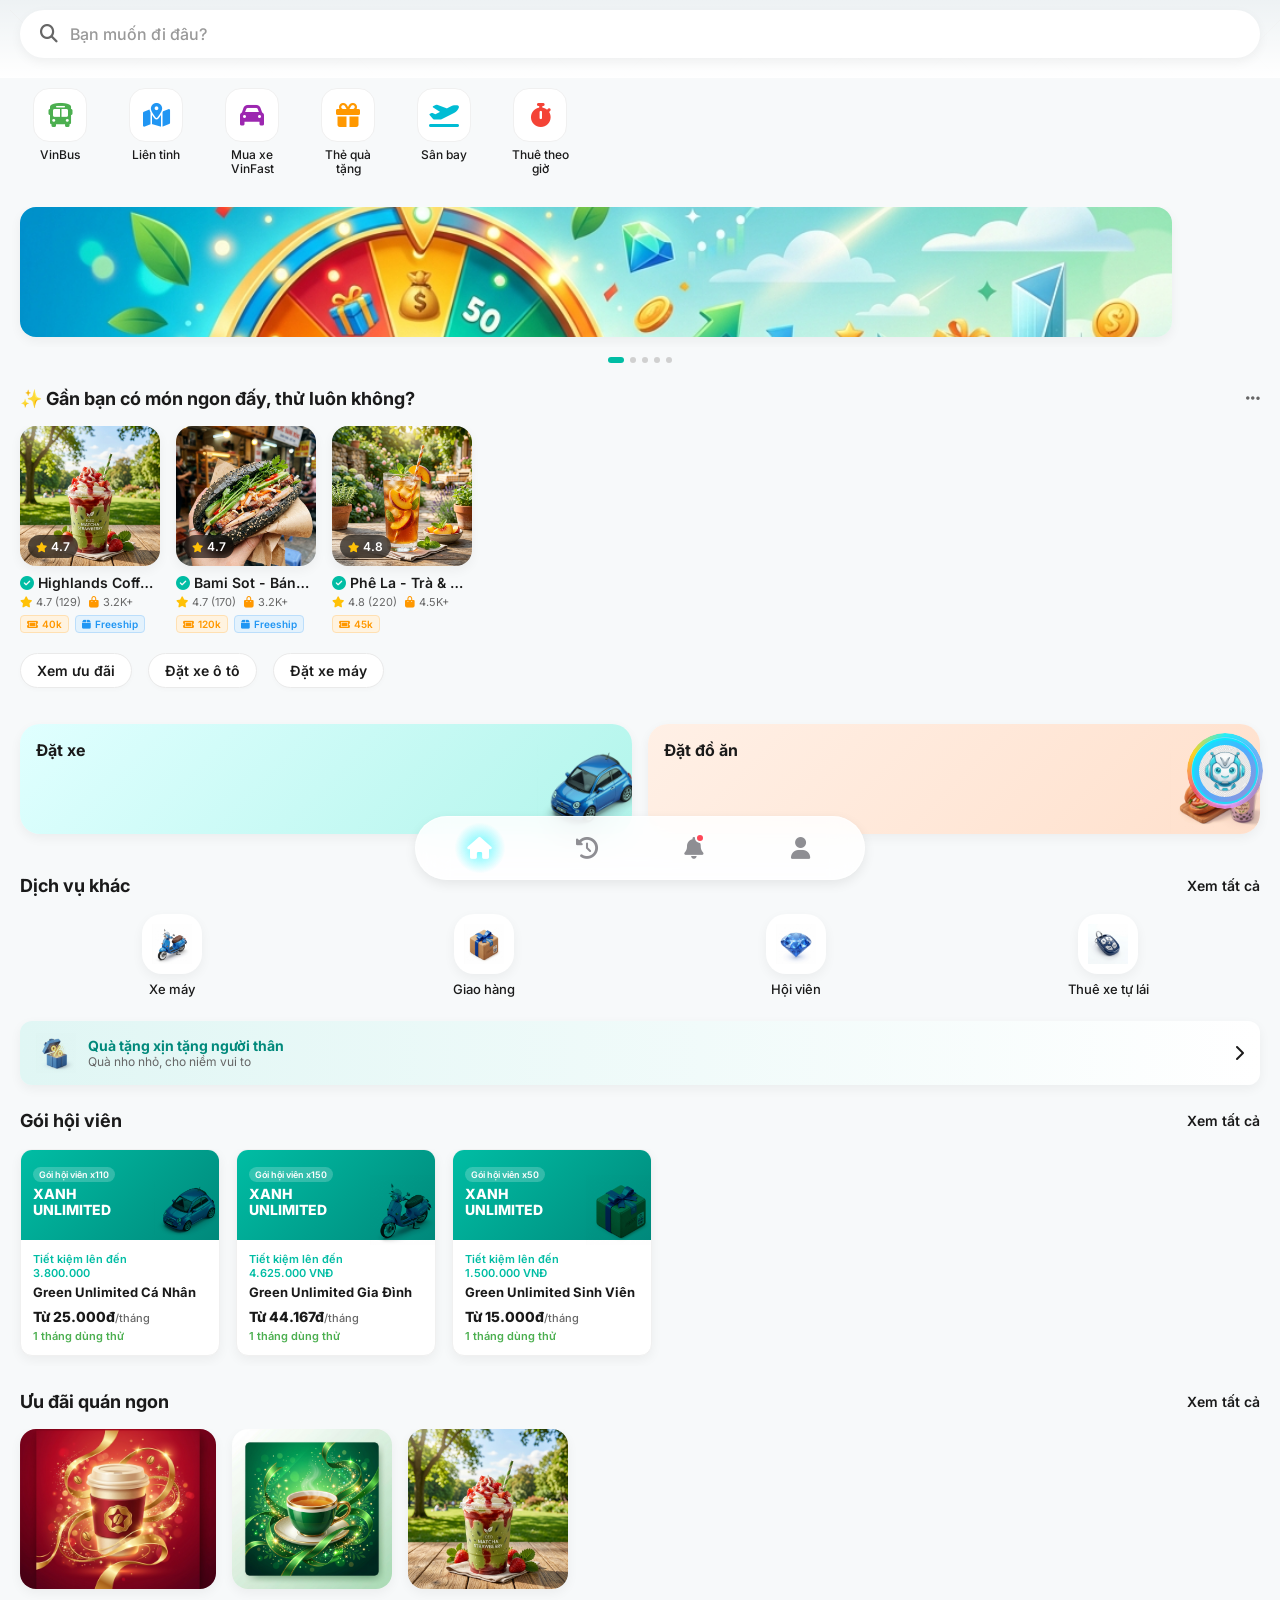
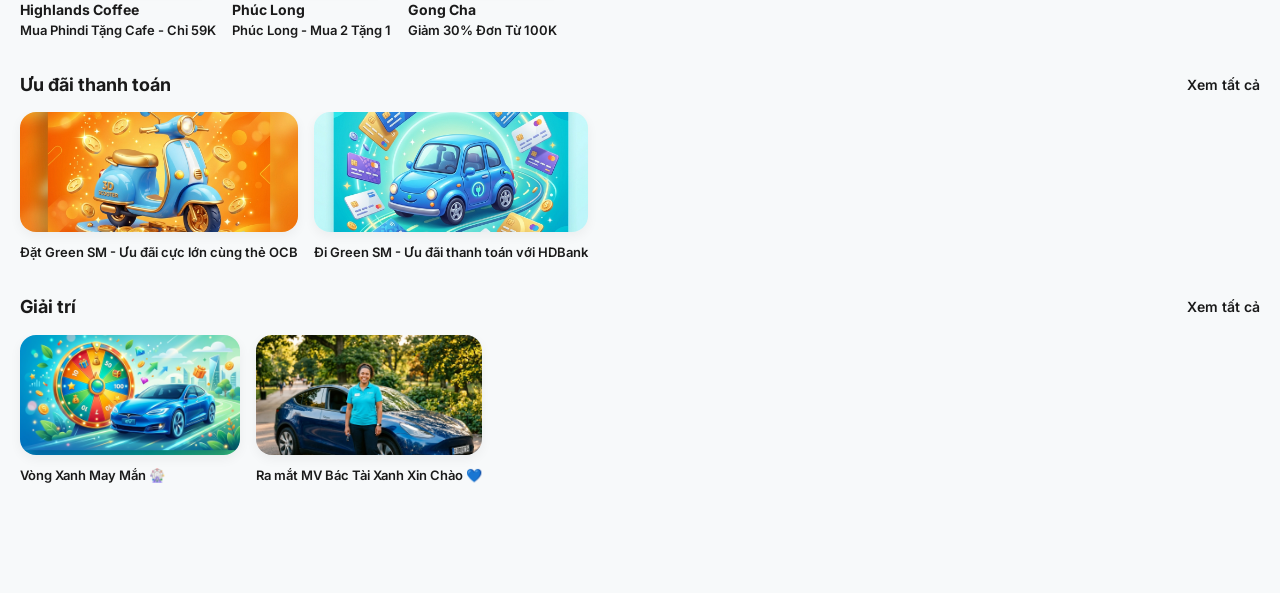
<file: index.html>
<!DOCTYPE html>
<html lang="vi">
<head>
    <meta charset="UTF-8">
    <meta name="viewport" content="width=device-width, initial-scale=1.0, maximum-scale=1.0, user-scalable=no, viewport-fit=cover">
    <title>Xanh SM - PWA</title>
    <link rel="stylesheet" href="style.css">
    <link rel="manifest" href="manifest.json">
    <meta name="theme-color" content="#00bda4">
    <meta name="apple-mobile-web-app-capable" content="yes">
    <meta name="apple-mobile-web-app-status-bar-style" content="black-translucent">
    <meta name="apple-mobile-web-app-title" content="XanhSM">
    <link rel="apple-touch-icon" href="assets/3d_blue_car_1780885213991.png">
    <link href="https://fonts.googleapis.com/css2?family=Inter:wght@400;500;600;700&display=swap" rel="stylesheet">
    <link rel="stylesheet" href="https://cdnjs.cloudflare.com/ajax/libs/font-awesome/6.4.0/css/all.min.css">
</head>
<body>

    <!-- Header Section with Map Background -->
    <header class="top-header">
        <div class="search-container" onclick="window.location.href='search_location.html'" style="cursor: pointer;">
            <div class="search-bar">
                <i class="fa-solid fa-magnifying-glass"></i>
                <input type="text" placeholder="Bạn muốn đi đâu?" readonly style="pointer-events: none;">
            </div>
        </div>
    </header>

    <!-- Main Scrollable Content -->
    <main class="content">
        
        <!-- Top Services -->
        <div class="top-services horizontal-scroll">
            <div class="top-service-item">
                <div class="service-icon"><i class="fa-solid fa-bus" style="color: #4CAF50; font-size: 24px;"></i></div>
                <span>VinBus</span>
            </div>
            <div class="top-service-item">
                <div class="service-icon"><i class="fa-solid fa-map-location-dot" style="color: #2196F3; font-size: 24px;"></i></div>
                <span>Liên tỉnh</span>
            </div>
            <div class="top-service-item">
                <div class="service-icon"><i class="fa-solid fa-car" style="color: #9C27B0; font-size: 24px;"></i></div>
                <span>Mua xe<br>VinFast</span>
            </div>
            <div class="top-service-item">
                <div class="service-icon"><i class="fa-solid fa-gift" style="color: #FF9800; font-size: 24px;"></i></div>
                <span>Thẻ quà<br>tặng</span>
            </div>
            <div class="top-service-item">
                <div class="service-icon"><i class="fa-solid fa-plane-departure" style="color: #00BCD4; font-size: 24px;"></i></div>
                <span>Sân bay</span>
            </div>
            <div class="top-service-item">
                <div class="service-icon"><i class="fa-solid fa-stopwatch" style="color: #F44336; font-size: 24px;"></i></div>
                <span>Thuê theo<br>giờ</span>
            </div>
        </div>

        <!-- Promo Carousel -->
        <section class="section promo-carousel" style="padding-top: 10px;">
            <div class="carousel-container horizontal-scroll">
                <img src="assets/lucky_wheel_banner_1780886046799.png" alt="Lucky Wheel Promo" class="promo-banner">
            </div>
            <div class="pagination">
                <span class="dot active"></span>
                <span class="dot"></span>
                <span class="dot"></span>
                <span class="dot"></span>
                <span class="dot"></span>
            </div>
        </section>

        <!-- Food Recommendations Section -->
        <section class="section">
            <div class="section-header">
                <h2>✨ Gần bạn có món ngon đấy, thử luôn không?</h2>
                <i class="fa-solid fa-ellipsis"></i>
            </div>
            
            <div class="horizontal-scroll">
                <div class="food-card">
                    <div class="image-wrapper">
                        <img src="assets/matcha_drink_1780885302939.png" alt="Matcha Drink">
                        <div class="rating"><i class="fa-solid fa-star"></i> 4.7</div>
                    </div>
                    <div class="food-info">
                        <h3><i class="fa-solid fa-circle-check cyan"></i> Highlands Coffee - Vinhol...</h3>
                        <div class="food-stats">
                            <span><i class="fa-solid fa-star" style="color: #FFC107;"></i> 4.7 (129)</span>
                            <span><i class="fa-solid fa-shopping-bag" style="color: #ff9800;"></i> 3.2K+</span>
                        </div>
                        <div class="food-tags">
                            <span class="tag tag-orange"><i class="fa-solid fa-ticket"></i> 40k</span>
                            <span class="tag tag-blue"><i class="fa-solid fa-box"></i> Freeship</span>
                        </div>
                    </div>
                </div>
                
                <div class="food-card">
                    <div class="image-wrapper">
                        <img src="assets/black_banh_mi_1780885315049.png" alt="Bami Sot">
                        <div class="rating"><i class="fa-solid fa-star"></i> 4.7</div>
                    </div>
                    <div class="food-info">
                        <h3><i class="fa-solid fa-circle-check cyan"></i> Bami Sot - Bánh Mì Đen...</h3>
                        <div class="food-stats">
                            <span><i class="fa-solid fa-star" style="color: #FFC107;"></i> 4.7 (170)</span>
                            <span><i class="fa-solid fa-shopping-bag" style="color: #ff9800;"></i> 3.2K+</span>
                        </div>
                        <div class="food-tags">
                            <span class="tag tag-orange"><i class="fa-solid fa-ticket"></i> 120k</span>
                            <span class="tag tag-blue"><i class="fa-solid fa-box"></i> Freeship</span>
                        </div>
                    </div>
                </div>
                
                <div class="food-card">
                    <div class="image-wrapper">
                        <img src="assets/tea_drink_1780885345956.png" alt="Phe La">
                        <div class="rating"><i class="fa-solid fa-star"></i> 4.8</div>
                    </div>
                    <div class="food-info">
                        <h3><i class="fa-solid fa-circle-check cyan"></i> Phê La - Trà & Cà Phê...</h3>
                        <div class="food-stats">
                            <span><i class="fa-solid fa-star" style="color: #FFC107;"></i> 4.8 (220)</span>
                            <span><i class="fa-solid fa-shopping-bag" style="color: #ff9800;"></i> 4.5K+</span>
                        </div>
                        <div class="food-tags">
                            <span class="tag tag-orange"><i class="fa-solid fa-ticket"></i> 45k</span>
                        </div>
                    </div>
                </div>
            </div>
        </section>

        <!-- Quick Actions -->
        <div class="quick-actions horizontal-scroll">
            <button class="chip">Xem ưu đãi</button>
            <button class="chip">Đặt xe ô tô</button>
            <button class="chip">Đặt xe máy</button>
        </div>

        <!-- Main Banners -->
        <section class="main-banners">
            <div class="banner banner-cyan" onclick="window.location.href='search_location.html'" style="cursor: pointer;">
                <div class="banner-text">
                    <h2>Đặt xe</h2>
                </div>
                <img src="assets/3d_blue_car_1780885213991.png" alt="Car" class="banner-img banner-car">
            </div>
            
            <div class="banner banner-orange">
                <div class="banner-text">
                    <h2>Đặt đồ ăn</h2>
                </div>
                <img src="assets/3d_food_bundle_1780885224897.png" alt="Food" class="banner-img banner-food">
            </div>
        </section>

        <!-- Other Services Grid -->
        <section class="section services">
            <div class="section-header">
                <h2>Dịch vụ khác</h2>
                <a href="#" class="see-all">Xem tất cả</a>
            </div>
            
            <div class="services-grid">
                <div class="service-item" onclick="window.location.href='search_location.html'" style="cursor: pointer;">
                    <div class="service-icon">
                        <img src="assets/3d_blue_scooter_1780885237432.png" alt="Xe máy">
                    </div>
                    <span>Xe máy</span>
                </div>
                
                <div class="service-item">
                    <div class="service-icon">
                        <img src="assets/3d_delivery_box_1780885257604.png" alt="Giao hàng">
                    </div>
                    <span>Giao hàng</span>
                </div>
                
                <div class="service-item">
                    <div class="service-icon">
                        <img src="assets/3d_diamond_1780885269361.png" alt="Hội viên">
                    </div>
                    <span>Hội viên</span>
                </div>
                
                <div class="service-item">
                    <div class="service-icon">
                        <img src="assets/3d_car_keys_1780885280126.png" alt="Thuê xe tự lái">
                    </div>
                    <span>Thuê xe tự lái</span>
                </div>
            </div>
        </section>
        
        <!-- Gift Banner -->
        <section class="section">
            <div class="gift-banner">
                <div class="gift-content">
                    <img src="assets/gift_banner_icon_1780886058039.png" alt="Gift">
                    <div class="gift-text">
                        <h3>Quà tặng xịn tặng người thân</h3>
                        <p>Quà nho nhỏ, cho niềm vui to</p>
                    </div>
                </div>
                <i class="fa-solid fa-chevron-right"></i>
            </div>
        </section>

        <!-- Membership Packages -->
        <section class="section membership">
            <div class="section-header">
                <h2>Gói hội viên</h2>
                <a href="#" class="see-all">Xem tất cả</a>
            </div>
            <div class="horizontal-scroll">
                <div class="membership-card">
                    <div class="membership-header">
                        <span class="membership-badge">Gói hội viên x110</span>
                        <h3>XANH<br>UNLIMITED</h3>
                        <img src="assets/3d_blue_car_1780885213991.png" alt="Car" class="membership-img">
                    </div>
                    <div class="membership-body">
                        <p class="savings">Tiết kiệm lên đến<br>3.800.000</p>
                        <h4>Green Unlimited Cá Nhân</h4>
                        <div class="price">Từ 25.000đ<span>/tháng</span></div>
                        <p class="trial">1 tháng dùng thử</p>
                    </div>
                </div>
                
                <div class="membership-card">
                    <div class="membership-header">
                        <span class="membership-badge">Gói hội viên x150</span>
                        <h3>XANH<br>UNLIMITED</h3>
                        <img src="assets/3d_blue_scooter_1780885237432.png" alt="Scooter" class="membership-img">
                    </div>
                    <div class="membership-body">
                        <p class="savings">Tiết kiệm lên đến<br>4.625.000 VNĐ</p>
                        <h4>Green Unlimited Gia Đình</h4>
                        <div class="price">Từ 44.167đ<span>/tháng</span></div>
                        <p class="trial">1 tháng dùng thử</p>
                    </div>
                </div>
                
                <div class="membership-card">
                    <div class="membership-header">
                        <span class="membership-badge">Gói hội viên x50</span>
                        <h3>XANH<br>UNLIMITED</h3>
                        <img src="assets/3d_delivery_box_1780885257604.png" alt="Box" class="membership-img">
                    </div>
                    <div class="membership-body">
                        <p class="savings">Tiết kiệm lên đến<br>1.500.000 VNĐ</p>
                        <h4>Green Unlimited Sinh Viên</h4>
                        <div class="price">Từ 15.000đ<span>/tháng</span></div>
                        <p class="trial">1 tháng dùng thử</p>
                    </div>
                </div>
            </div>
        </section>

        <!-- Food Offers -->
        <section class="section food-offers">
            <div class="section-header">
                <h2>Ưu đãi quán ngon</h2>
                <a href="#" class="see-all">Xem tất cả</a>
            </div>
            <div class="horizontal-scroll">
                <div class="offer-card">
                    <img src="assets/highlands_offer_1780886069231.png" alt="Highlands">
                    <h3>Highlands Coffee</h3>
                    <p>Mua Phindi Tặng Cafe - Chỉ 59K</p>
                </div>
                <div class="offer-card">
                    <img src="assets/phuclong_offer_1780886097555.png" alt="Phuc Long">
                    <h3>Phúc Long</h3>
                    <p>Phúc Long - Mua 2 Tặng 1</p>
                </div>
                <div class="offer-card">
                    <img src="assets/matcha_drink_1780885302939.png" alt="Gong Cha">
                    <h3>Gong Cha</h3>
                    <p>Giảm 30% Đơn Từ 100K</p>
                </div>
            </div>
        </section>

        <!-- Payment Offers -->
        <section class="section payment-offers">
            <div class="section-header">
                <h2>Ưu đãi thanh toán</h2>
                <a href="#" class="see-all">Xem tất cả</a>
            </div>
            <div class="horizontal-scroll">
                <div class="offer-card banner-style">
                    <img src="assets/bank_offer_1_1780886109329.png" alt="Bank Offer">
                    <p>Đặt Green SM - Ưu đãi cực lớn cùng thẻ OCB</p>
                </div>
                <div class="offer-card banner-style">
                    <img src="assets/bank_offer_2_1780886119171.png" alt="Bank Offer">
                    <p>Đi Green SM - Ưu đãi thanh toán với HDBank</p>
                </div>
            </div>
        </section>

        <!-- Entertainment -->
        <section class="section entertainment">
            <div class="section-header">
                <h2>Giải trí</h2>
                <a href="#" class="see-all">Xem tất cả</a>
            </div>
            <div class="horizontal-scroll">
                <div class="offer-card banner-style">
                    <img src="assets/lucky_wheel_banner_1780886046799.png" alt="Entertainment">
                    <p>Vòng Xanh May Mắn 🎡</p>
                </div>
                <div class="offer-card banner-style">
                    <img src="assets/entertainment_thumb_1780886148396.png" alt="Entertainment">
                    <p>Ra mắt MV Bác Tài Xanh Xin Chào 💙</p>
                </div>
            </div>
        </section>
        
        <div class="spacer"></div>
    </main>

    <!-- Bottom Navigation -->
    <nav class="bottom-nav">
        <div class="nav-container">
            <a href="index.html" class="nav-item active">
                <i class="fa-solid fa-house"></i>
            </a>
            <a href="activity.html" class="nav-item">
                <i class="fa-solid fa-clock-rotate-left"></i>
            </a>
            <a href="notifications.html" class="nav-item">
                <div class="badge-container">
                    <i class="fa-solid fa-bell"></i>
                    <span class="badge"></span>
                </div>
            </a>
            <a href="profile.html" class="nav-item">
                <i class="fa-solid fa-user"></i>
            </a>
        </div>
    </nav>

    <!-- AI Floating Button (outside nav to avoid fixed stacking context issue) -->
    <div class="right-circle-btn" id="ai-float-btn" onmouseenter="showAiGreeting()" onmouseleave="hideAiGreeting()" onclick="openAiModal()">
        <img src="assets/ai_icon_vinfast.png" alt="AI Assistant" style="width:52px;height:52px;object-fit:contain;border-radius:50%;">
    </div>

    <script src="app.js?v=13"></script>
</body>
</html>
</file>
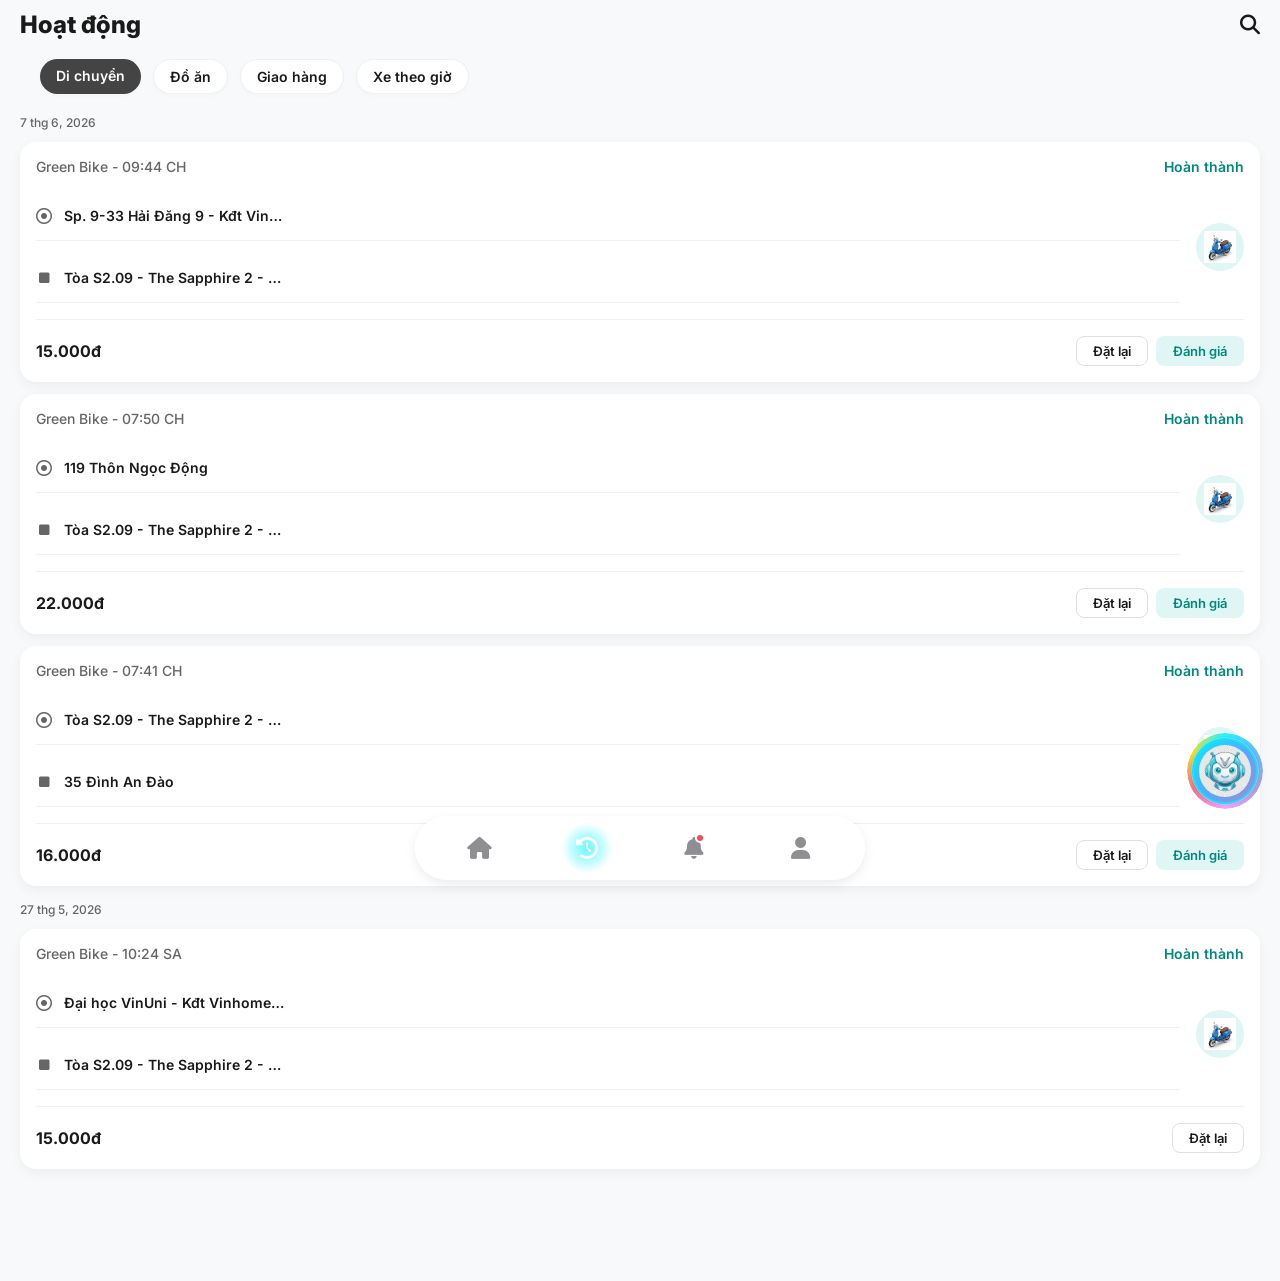
<file: activity.html>
<!DOCTYPE html>
<html lang="vi">
<head>
    <meta charset="UTF-8">
    <meta name="viewport" content="width=device-width, initial-scale=1.0, maximum-scale=1.0, user-scalable=no, viewport-fit=cover">
    <title>Xanh SM - Hoạt động</title>
    <link rel="stylesheet" href="style.css">
    <link rel="manifest" href="manifest.json">
    <meta name="theme-color" content="#f7f9fa">
    <link href="https://fonts.googleapis.com/css2?family=Inter:wght@400;500;600;700&display=swap" rel="stylesheet">
    <link rel="stylesheet" href="https://cdnjs.cloudflare.com/ajax/libs/font-awesome/6.4.0/css/all.min.css">
</head>
<body style="background-color: #f7f9fa;">

    <header class="top-header activity-top-header">
        <div class="activity-header">
            <h1>Hoạt động</h1>
            <i class="fa-solid fa-magnifying-glass search-icon"></i>
        </div>

        <div class="filter-tabs horizontal-scroll">
            <div class="filter-tab active">Di chuyển</div>
            <div class="filter-tab">Đồ ăn</div>
            <div class="filter-tab">Giao hàng</div>
            <div class="filter-tab">Xe theo giờ</div>
        </div>
    </header>

    <main class="content activity-content">
        
        <div class="date-divider">7 thg 6, 2026</div>

        <div class="activity-card">
            <div class="activity-card-header">
                <span class="service-name">Green Bike - 09:44 CH</span>
                <span class="status success">Hoàn thành</span>
            </div>
            <div class="activity-card-body">
                <div class="locations">
                    <div class="location-item">
                        <i class="fa-regular fa-circle-dot" style="color: #666;"></i>
                        <span class="truncate">Sp. 9-33 Hải Đăng 9 - Kđt Vinhomes...</span>
                    </div>
                    <div class="location-item">
                        <i class="fa-solid fa-square" style="color: #666; font-size: 12px;"></i>
                        <span class="truncate">Tòa S2.09 - The Sapphire 2 - Vinhom...</span>
                    </div>
                </div>
                <div class="vehicle-icon">
                    <img src="assets/3d_blue_scooter_1780885237432.png" alt="Scooter">
                </div>
            </div>
            <div class="activity-card-footer">
                <span class="price">15.000đ</span>
                <div class="actions">
                    <button class="btn-outline">Đặt lại</button>
                    <button class="btn-cyan">Đánh giá</button>
                </div>
            </div>
        </div>

        <div class="activity-card">
            <div class="activity-card-header">
                <span class="service-name">Green Bike - 07:50 CH</span>
                <span class="status success">Hoàn thành</span>
            </div>
            <div class="activity-card-body">
                <div class="locations">
                    <div class="location-item">
                        <i class="fa-regular fa-circle-dot" style="color: #666;"></i>
                        <span class="truncate">119 Thôn Ngọc Động</span>
                    </div>
                    <div class="location-item">
                        <i class="fa-solid fa-square" style="color: #666; font-size: 12px;"></i>
                        <span class="truncate">Tòa S2.09 - The Sapphire 2 - Vinhom...</span>
                    </div>
                </div>
                <div class="vehicle-icon">
                    <img src="assets/3d_blue_scooter_1780885237432.png" alt="Scooter">
                </div>
            </div>
            <div class="activity-card-footer">
                <span class="price">22.000đ</span>
                <div class="actions">
                    <button class="btn-outline">Đặt lại</button>
                    <button class="btn-cyan">Đánh giá</button>
                </div>
            </div>
        </div>

        <div class="activity-card">
            <div class="activity-card-header">
                <span class="service-name">Green Bike - 07:41 CH</span>
                <span class="status success">Hoàn thành</span>
            </div>
            <div class="activity-card-body">
                <div class="locations">
                    <div class="location-item">
                        <i class="fa-regular fa-circle-dot" style="color: #666;"></i>
                        <span class="truncate">Tòa S2.09 - The Sapphire 2 - Vinhom...</span>
                    </div>
                    <div class="location-item">
                        <i class="fa-solid fa-square" style="color: #666; font-size: 12px;"></i>
                        <span class="truncate">35 Đình An Đào</span>
                    </div>
                </div>
                <div class="vehicle-icon">
                    <img src="assets/3d_blue_scooter_1780885237432.png" alt="Scooter">
                </div>
            </div>
            <div class="activity-card-footer">
                <span class="price">16.000đ</span>
                <div class="actions">
                    <button class="btn-outline">Đặt lại</button>
                    <button class="btn-cyan">Đánh giá</button>
                </div>
            </div>
        </div>

        <div class="date-divider">27 thg 5, 2026</div>

        <div class="activity-card">
            <div class="activity-card-header">
                <span class="service-name">Green Bike - 10:24 SA</span>
                <span class="status success">Hoàn thành</span>
            </div>
            <div class="activity-card-body">
                <div class="locations">
                    <div class="location-item">
                        <i class="fa-regular fa-circle-dot" style="color: #666;"></i>
                        <span class="truncate">Đại học VinUni - Kđt Vinhomes Oce...</span>
                    </div>
                    <div class="location-item">
                        <i class="fa-solid fa-square" style="color: #666; font-size: 12px;"></i>
                        <span class="truncate">Tòa S2.09 - The Sapphire 2 - Vinhom...</span>
                    </div>
                </div>
                <div class="vehicle-icon">
                    <img src="assets/3d_blue_scooter_1780885237432.png" alt="Scooter">
                </div>
            </div>
            <div class="activity-card-footer">
                <span class="price">15.000đ</span>
                <div class="actions">
                    <button class="btn-outline">Đặt lại</button>
                </div>
            </div>
        </div>

        <div class="spacer"></div>
    </main>

    <!-- Bottom Navigation -->
    <nav class="bottom-nav">
        <div class="nav-container">
            <a href="index.html" class="nav-item">
                <i class="fa-solid fa-house"></i>
            </a>
            <a href="activity.html" class="nav-item active">
                <i class="fa-solid fa-clock-rotate-left"></i>
            </a>
            <a href="notifications.html" class="nav-item">
                <div class="badge-container">
                    <i class="fa-solid fa-bell"></i>
                    <span class="badge"></span>
                </div>
            </a>
            <a href="profile.html" class="nav-item">
                <i class="fa-solid fa-user"></i>
            </a>
        </div>
    </nav>

    <!-- AI Floating Button (outside nav to avoid fixed stacking context issue) -->
    <div class="right-circle-btn" id="ai-float-btn" onmouseenter="showAiGreeting()" onmouseleave="hideAiGreeting()" onclick="openAiModal()">
        <img src="assets/ai_icon_vinfast.png" alt="AI Assistant" style="width:52px;height:52px;object-fit:contain;border-radius:50%;">
    </div>

    <script src="app.js?v=13"></script>
</body>
</html>
</file>
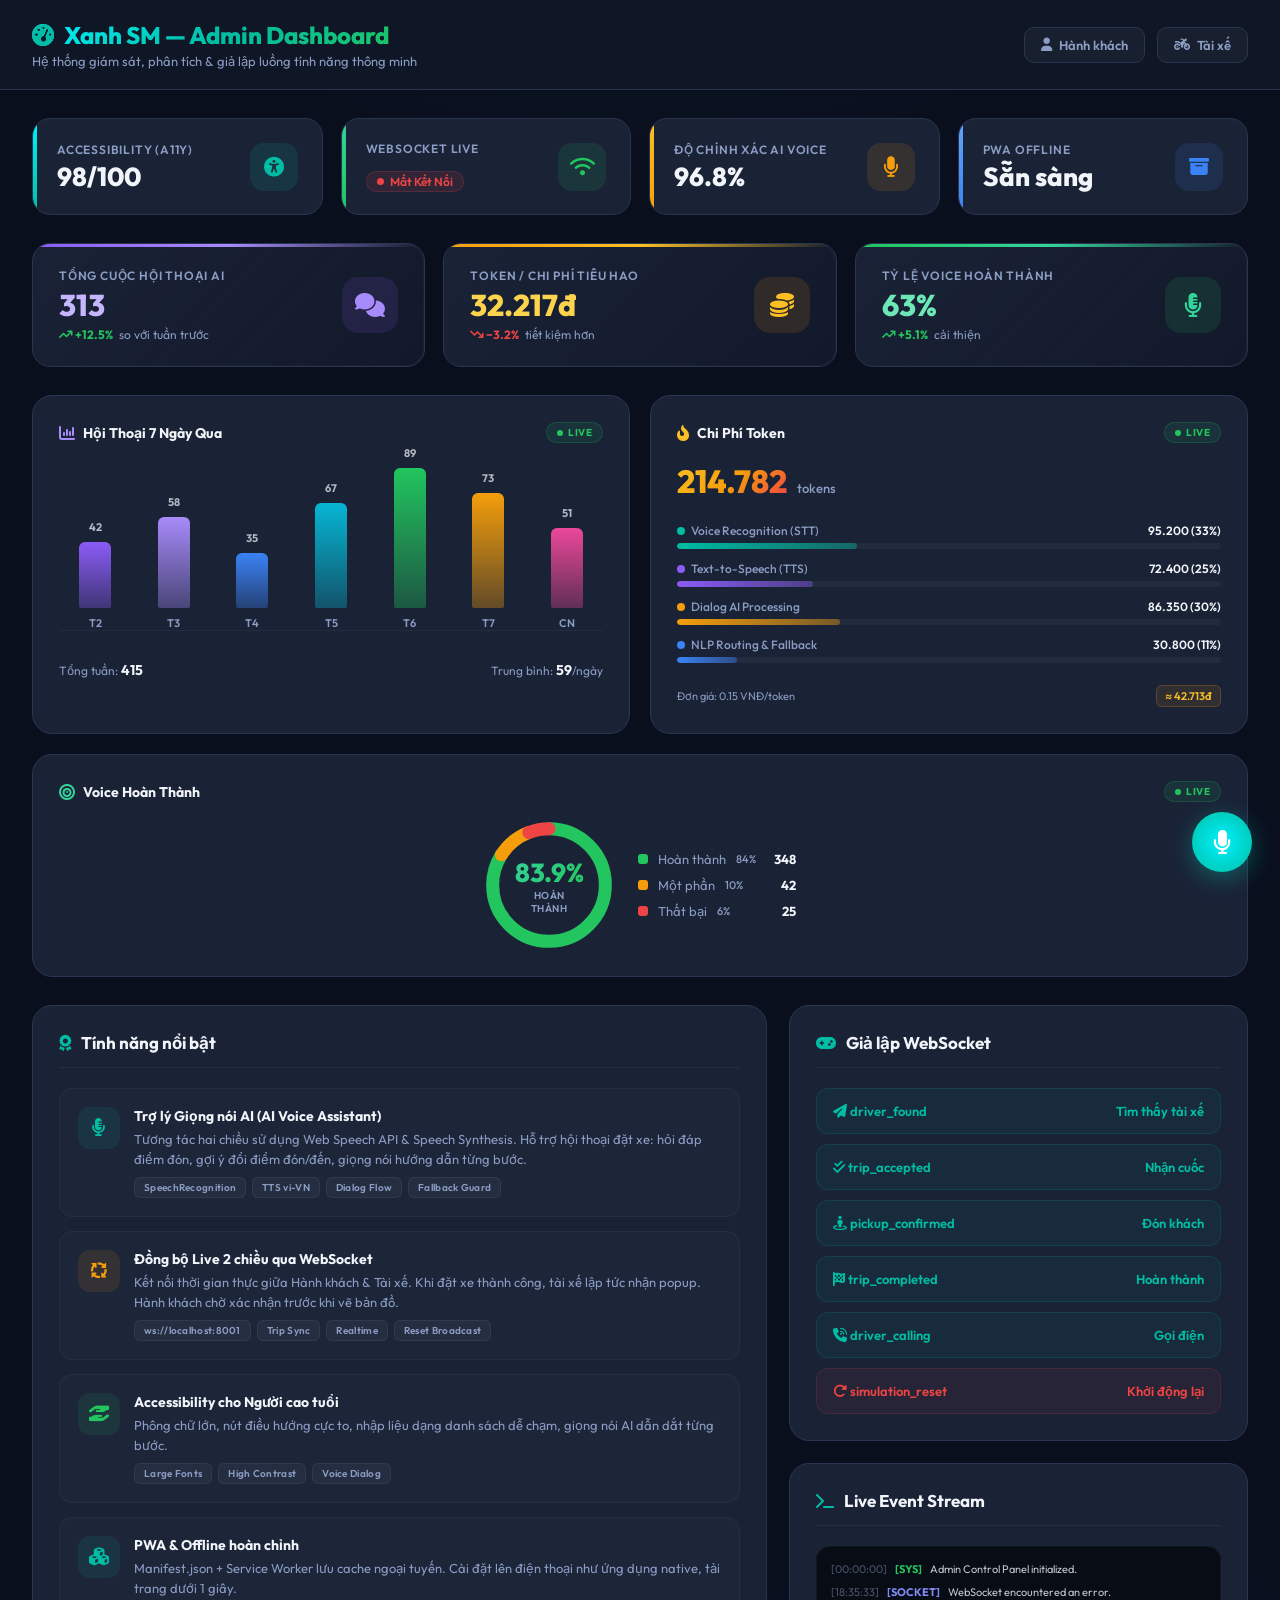
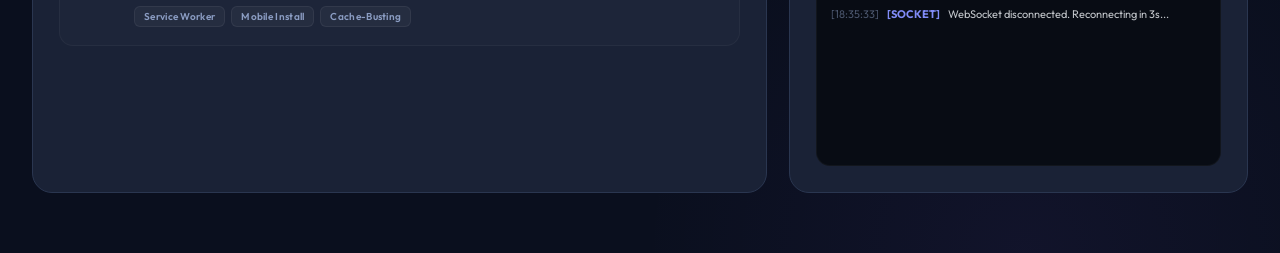
<file: admin.html>
<!DOCTYPE html>
<html lang="vi">
<head>
    <meta charset="UTF-8">
    <meta name="viewport" content="width=device-width, initial-scale=1.0">
    <title>Xanh SM - Admin Dashboard</title>
    <meta name="description" content="Hệ thống quản trị, giám sát AI Voice, WebSocket và phân tích hiệu suất ứng dụng Xanh SM">
    <!-- PWA Meta Tags -->
    <link rel="manifest" href="manifest.json">
    <meta name="theme-color" content="#0a0f1e">
    <meta name="apple-mobile-web-app-capable" content="yes">
    <meta name="apple-mobile-web-app-status-bar-style" content="black-translucent">
    <meta name="apple-mobile-web-app-title" content="XanhSM Admin">
    <link rel="apple-touch-icon" href="assets/3d_blue_car_1780885213991.png">
    <link href="https://fonts.googleapis.com/css2?family=Outfit:wght@300;400;500;600;700;800&family=Inter:wght@400;500;600;700&display=swap" rel="stylesheet">
    <link rel="stylesheet" href="https://cdnjs.cloudflare.com/ajax/libs/font-awesome/6.4.0/css/all.min.css">
    <style>
        :root {
            --primary-cyan: #00bda4;
            --primary-dark: #004d40;
            --bg-dark: #0a0f1e;
            --bg-surface: #111827;
            --card-dark: #1a2236;
            --card-elevated: #1e293b;
            --border-dark: #2a3650;
            --border-glow: rgba(0, 189, 164, 0.25);
            --text-light: #f1f5f9;
            --text-muted: #8b9dc3;
            --accent-orange: #f59e0b;
            --accent-green: #22c55e;
            --accent-red: #ef4444;
            --accent-purple: #8b5cf6;
            --accent-blue: #3b82f6;
            --accent-pink: #ec4899;
            --glass-bg: rgba(26, 34, 54, 0.7);
            --glass-border: rgba(255, 255, 255, 0.06);
        }

        * {
            margin: 0;
            padding: 0;
            box-sizing: border-box;
            font-family: 'Outfit', 'Inter', sans-serif;
        }

        body {
            background-color: var(--bg-dark);
            color: var(--text-light);
            min-height: 100vh;
            overflow-x: hidden;
            background-image:
                radial-gradient(ellipse 80% 50% at 50% -20%, rgba(0, 189, 164, 0.08) 0%, transparent 60%),
                radial-gradient(ellipse 60% 40% at 80% 100%, rgba(139, 92, 246, 0.06) 0%, transparent 50%);
        }

        /* ===== HEADER ===== */
        header {
            background: rgba(17, 24, 39, 0.85);
            backdrop-filter: blur(20px);
            -webkit-backdrop-filter: blur(20px);
            border-bottom: 1px solid var(--border-dark);
            padding: 20px 32px;
            display: flex;
            justify-content: space-between;
            align-items: center;
            position: sticky;
            top: 0;
            z-index: 100;
        }

        .header-left h1 {
            font-size: 24px;
            font-weight: 800;
            background: linear-gradient(135deg, #00f2fe 0%, #00bda4 50%, #22c55e 100%);
            -webkit-background-clip: text;
            -webkit-text-fill-color: transparent;
            display: flex;
            align-items: center;
            gap: 10px;
        }

        .header-left h1 i {
            -webkit-text-fill-color: initial;
            color: var(--primary-cyan);
            font-size: 22px;
        }

        .header-left p {
            color: var(--text-muted);
            font-size: 13px;
            margin-top: 3px;
            font-weight: 400;
        }

        .nav-links {
            display: flex;
            gap: 12px;
        }

        .nav-btn {
            background: rgba(255, 255, 255, 0.04);
            border: 1px solid var(--border-dark);
            color: var(--text-muted);
            padding: 9px 16px;
            border-radius: 10px;
            font-weight: 600;
            font-size: 13px;
            text-decoration: none;
            display: flex;
            align-items: center;
            gap: 7px;
            transition: all 0.25s ease;
        }

        .nav-btn:hover {
            background: var(--primary-cyan);
            border-color: var(--primary-cyan);
            color: var(--bg-dark);
            transform: translateY(-2px);
            box-shadow: 0 6px 20px rgba(0, 189, 164, 0.25);
        }

        /* ===== MAIN CONTAINER ===== */
        .container {
            max-width: 1440px;
            margin: 0 auto;
            padding: 28px 32px 60px;
            display: flex;
            flex-direction: column;
            gap: 28px;
        }

        /* ===== KPI CARDS TOP ROW ===== */
        .kpis-row {
            display: grid;
            grid-template-columns: repeat(4, 1fr);
            gap: 18px;
        }

        .kpi-card {
            background: var(--card-dark);
            border: 1px solid var(--border-dark);
            border-radius: 18px;
            padding: 22px 24px;
            display: flex;
            align-items: center;
            justify-content: space-between;
            transition: all 0.3s cubic-bezier(0.4, 0, 0.2, 1);
            position: relative;
            overflow: hidden;
        }

        .kpi-card::before {
            content: '';
            position: absolute;
            top: 0;
            left: 0;
            width: 4px;
            height: 100%;
            border-radius: 0 4px 4px 0;
        }

        .kpi-card.cyan::before { background: linear-gradient(180deg, #00f2fe, #00bda4); }
        .kpi-card.green::before { background: linear-gradient(180deg, #34d399, #22c55e); }
        .kpi-card.orange::before { background: linear-gradient(180deg, #fbbf24, #f59e0b); }
        .kpi-card.blue::before { background: linear-gradient(180deg, #60a5fa, #3b82f6); }

        .kpi-card:hover {
            border-color: var(--border-glow);
            transform: translateY(-3px);
            box-shadow: 0 8px 24px rgba(0, 0, 0, 0.25);
        }

        .kpi-info h3 {
            font-size: 12px;
            color: var(--text-muted);
            text-transform: uppercase;
            letter-spacing: 0.8px;
            font-weight: 600;
        }

        .kpi-info .value {
            font-size: 26px;
            font-weight: 800;
            margin-top: 6px;
            color: var(--text-light);
            line-height: 1.1;
        }

        .kpi-icon {
            width: 48px;
            height: 48px;
            border-radius: 14px;
            display: flex;
            align-items: center;
            justify-content: center;
            font-size: 20px;
            flex-shrink: 0;
        }

        .kpi-card.cyan .kpi-icon { background: rgba(0, 189, 164, 0.12); color: var(--primary-cyan); }
        .kpi-card.green .kpi-icon { background: rgba(34, 197, 94, 0.12); color: var(--accent-green); }
        .kpi-card.orange .kpi-icon { background: rgba(245, 158, 11, 0.12); color: var(--accent-orange); }
        .kpi-card.blue .kpi-icon { background: rgba(59, 130, 246, 0.12); color: var(--accent-blue); }

        /* ===== AI ANALYTICS KPI ROW ===== */
        .ai-kpis-row {
            display: grid;
            grid-template-columns: repeat(3, 1fr);
            gap: 18px;
        }

        .ai-kpi-card {
            background: linear-gradient(135deg, var(--card-dark) 0%, rgba(26, 34, 54, 0.5) 100%);
            border: 1px solid var(--border-dark);
            border-radius: 18px;
            padding: 24px 26px;
            display: flex;
            align-items: center;
            justify-content: space-between;
            transition: all 0.3s cubic-bezier(0.4, 0, 0.2, 1);
            position: relative;
            overflow: hidden;
        }

        .ai-kpi-card::before {
            content: '';
            position: absolute;
            inset: 0;
            border-radius: 18px;
            padding: 1px;
            background: linear-gradient(135deg, transparent, rgba(255,255,255,0.04));
            -webkit-mask: linear-gradient(#fff 0 0) content-box, linear-gradient(#fff 0 0);
            mask: linear-gradient(#fff 0 0) content-box, linear-gradient(#fff 0 0);
            -webkit-mask-composite: xor;
            mask-composite: exclude;
            pointer-events: none;
        }

        .ai-kpi-card::after {
            content: '';
            position: absolute;
            top: 0; left: 0;
            width: 100%; height: 3px;
        }

        .ai-kpi-card.purple::after { background: linear-gradient(90deg, #8b5cf6, #a78bfa, transparent); }
        .ai-kpi-card.amber::after { background: linear-gradient(90deg, #f59e0b, #fbbf24, transparent); }
        .ai-kpi-card.emerald::after { background: linear-gradient(90deg, #22c55e, #34d399, transparent); }

        .ai-kpi-card:hover {
            transform: translateY(-4px);
            box-shadow: 0 12px 32px rgba(0, 0, 0, 0.3);
        }

        .ai-kpi-card.purple:hover { border-color: rgba(139, 92, 246, 0.35); }
        .ai-kpi-card.amber:hover { border-color: rgba(245, 158, 11, 0.35); }
        .ai-kpi-card.emerald:hover { border-color: rgba(34, 197, 94, 0.35); }

        .ai-kpi-info h3 {
            font-size: 12px;
            color: var(--text-muted);
            text-transform: uppercase;
            letter-spacing: 0.8px;
            font-weight: 600;
        }

        .ai-kpi-info .value {
            font-size: 30px;
            font-weight: 800;
            margin-top: 6px;
            line-height: 1.1;
        }

        .ai-kpi-card.purple .ai-kpi-info .value { color: #c4b5fd; }
        .ai-kpi-card.amber .ai-kpi-info .value { color: #fcd34d; }
        .ai-kpi-card.emerald .ai-kpi-info .value { color: #6ee7b7; }

        .ai-kpi-info .sub-stat {
            font-size: 12px;
            color: var(--text-muted);
            margin-top: 5px;
            display: flex;
            align-items: center;
            gap: 6px;
        }

        .sub-stat .trend-up { color: var(--accent-green); font-weight: 700; font-size: 12px; }
        .sub-stat .trend-down { color: var(--accent-red); font-weight: 700; font-size: 12px; }

        .ai-kpi-icon {
            width: 56px;
            height: 56px;
            border-radius: 16px;
            display: flex;
            align-items: center;
            justify-content: center;
            font-size: 24px;
            flex-shrink: 0;
        }

        .ai-kpi-card.purple .ai-kpi-icon { background: rgba(139, 92, 246, 0.12); color: #a78bfa; }
        .ai-kpi-card.amber .ai-kpi-icon { background: rgba(245, 158, 11, 0.12); color: #fbbf24; }
        .ai-kpi-card.emerald .ai-kpi-icon { background: rgba(34, 197, 94, 0.12); color: #34d399; }

        /* ===== ANALYTICS SECTION ===== */
        .analytics-grid {
            display: grid;
            grid-template-columns: repeat(3, 1fr);
            gap: 20px;
        }

        .analytics-card {
            background: var(--card-dark);
            border: 1px solid var(--border-dark);
            border-radius: 20px;
            padding: 26px;
            display: flex;
            flex-direction: column;
            gap: 18px;
            transition: all 0.3s ease;
        }

        .analytics-card:hover {
            border-color: var(--border-glow);
            box-shadow: 0 8px 28px rgba(0, 0, 0, 0.2);
        }

        .analytics-card-header {
            display: flex;
            align-items: center;
            justify-content: space-between;
        }

        .analytics-card-header h3 {
            font-size: 14px;
            font-weight: 700;
            color: var(--text-light);
            display: flex;
            align-items: center;
            gap: 8px;
        }

        .analytics-card-header h3 i {
            font-size: 16px;
        }

        .analytics-card-header h3 i.purple { color: #a78bfa; }
        .analytics-card-header h3 i.amber { color: #fbbf24; }
        .analytics-card-header h3 i.emerald { color: #34d399; }

        .badge-live {
            background: rgba(34, 197, 94, 0.1);
            border: 1px solid rgba(34, 197, 94, 0.2);
            color: var(--accent-green);
            padding: 3px 10px;
            border-radius: 20px;
            font-size: 10px;
            font-weight: 700;
            display: flex;
            align-items: center;
            gap: 5px;
            text-transform: uppercase;
            letter-spacing: 0.5px;
        }

        .badge-live .dot-pulse {
            width: 6px;
            height: 6px;
            border-radius: 50%;
            background: var(--accent-green);
            animation: pulseDot 1s infinite alternate;
        }

        /* Chart: Conversation Bar Chart */
        .chart-bar-container {
            display: flex;
            align-items: flex-end;
            justify-content: space-around;
            gap: 6px;
            height: 170px;
            padding: 10px 0 0;
            border-bottom: 1px solid rgba(255,255,255,0.04);
        }

        .chart-bar-group {
            display: flex;
            flex-direction: column;
            align-items: center;
            gap: 8px;
            flex: 1;
        }

        .chart-bar {
            width: 100%;
            max-width: 32px;
            border-radius: 6px 6px 2px 2px;
            position: relative;
            transition: all 0.5s cubic-bezier(0.34, 1.56, 0.64, 1);
            cursor: pointer;
            min-height: 8px;
        }

        .chart-bar:hover {
            filter: brightness(1.35);
            transform: scaleX(1.15);
            transform-origin: bottom center;
        }

        .chart-bar .bar-val {
            position: absolute;
            top: -22px;
            left: 50%;
            transform: translateX(-50%);
            font-size: 11px;
            font-weight: 700;
            color: var(--text-light);
            opacity: 0.7;
        }

        .chart-bar .bar-tooltip {
            position: absolute;
            top: -38px;
            left: 50%;
            transform: translateX(-50%) scale(0.9);
            background: rgba(0, 0, 0, 0.9);
            color: #fff;
            padding: 4px 10px;
            border-radius: 6px;
            font-size: 11px;
            font-weight: 600;
            white-space: nowrap;
            opacity: 0;
            transition: all 0.2s ease;
            pointer-events: none;
        }

        .chart-bar:hover .bar-tooltip {
            opacity: 1;
            transform: translateX(-50%) scale(1);
        }

        .chart-bar-label {
            font-size: 11px;
            color: var(--text-muted);
            font-weight: 600;
        }

        .chart-summary {
            display: flex;
            justify-content: space-between;
            align-items: center;
            padding-top: 12px;
            font-size: 12px;
            color: var(--text-muted);
        }

        .chart-summary .total-val {
            color: var(--text-light);
            font-weight: 700;
            font-size: 14px;
        }

        /* Chart: Token Cost Breakdown */
        .token-cost-total {
            display: flex;
            align-items: baseline;
            gap: 10px;
            padding-bottom: 4px;
        }

        .token-cost-total .amount {
            font-size: 32px;
            font-weight: 800;
            background: linear-gradient(135deg, #fbbf24, #f59e0b, #ef4444);
            -webkit-background-clip: text;
            -webkit-text-fill-color: transparent;
        }

        .token-cost-total .unit {
            font-size: 13px;
            color: var(--text-muted);
            font-weight: 500;
        }

        .token-breakdown {
            display: flex;
            flex-direction: column;
            gap: 12px;
        }

        .token-row {
            display: flex;
            flex-direction: column;
            gap: 5px;
        }

        .token-row-header {
            display: flex;
            justify-content: space-between;
            align-items: center;
        }

        .token-row-header .label {
            font-size: 12px;
            color: var(--text-muted);
            font-weight: 500;
            display: flex;
            align-items: center;
            gap: 6px;
        }

        .token-row-header .label .dot {
            width: 8px;
            height: 8px;
            border-radius: 50%;
            flex-shrink: 0;
        }

        .token-row-header .val {
            font-size: 12px;
            color: var(--text-light);
            font-weight: 600;
        }

        .token-progress-bar {
            height: 6px;
            border-radius: 3px;
            background: rgba(255, 255, 255, 0.04);
            overflow: hidden;
        }

        .token-progress-fill {
            height: 100%;
            border-radius: 3px;
            transition: width 1.8s cubic-bezier(0.4, 0, 0.2, 1);
        }

        .token-footer {
            display: flex;
            justify-content: space-between;
            align-items: center;
            margin-top: 4px;
            font-size: 11px;
            color: var(--text-muted);
        }

        .token-footer .cost-badge {
            background: rgba(245, 158, 11, 0.1);
            border: 1px solid rgba(245, 158, 11, 0.2);
            color: #fbbf24;
            padding: 3px 8px;
            border-radius: 6px;
            font-size: 11px;
            font-weight: 600;
        }

        /* Chart: Donut */
        .donut-chart-wrapper {
            display: flex;
            align-items: center;
            justify-content: center;
            gap: 24px;
        }

        .donut-chart {
            position: relative;
            width: 130px;
            height: 130px;
            flex-shrink: 0;
        }

        .donut-chart svg {
            width: 100%;
            height: 100%;
            transform: rotate(-90deg);
        }

        .donut-chart .donut-segment {
            transition: stroke-dasharray 1.8s cubic-bezier(0.4, 0, 0.2, 1),
                        stroke-dashoffset 1.8s cubic-bezier(0.4, 0, 0.2, 1);
        }

        .donut-center-label {
            position: absolute;
            top: 50%;
            left: 50%;
            transform: translate(-50%, -50%);
            text-align: center;
        }

        .donut-center-label .pct {
            font-size: 26px;
            font-weight: 800;
            background: linear-gradient(135deg, #34d399, #22c55e);
            -webkit-background-clip: text;
            -webkit-text-fill-color: transparent;
        }

        .donut-center-label .sub {
            font-size: 10px;
            color: var(--text-muted);
            text-transform: uppercase;
            letter-spacing: 0.5px;
            font-weight: 600;
        }

        .donut-legend {
            display: flex;
            flex-direction: column;
            gap: 10px;
        }

        .donut-legend-item {
            display: flex;
            align-items: center;
            gap: 10px;
            font-size: 13px;
            color: var(--text-muted);
        }

        .donut-legend-item .swatch {
            width: 10px;
            height: 10px;
            border-radius: 3px;
            flex-shrink: 0;
        }

        .donut-legend-item .count {
            color: var(--text-light);
            font-weight: 700;
            margin-left: auto;
            min-width: 30px;
            text-align: right;
        }

        .donut-legend-item .pct-badge {
            font-size: 11px;
            color: var(--text-muted);
            font-weight: 500;
        }

        /* ===== LAYOUT SPLIT ===== */
        .layout-split {
            display: grid;
            grid-template-columns: 1.6fr 1fr;
            gap: 22px;
        }

        /* ===== SECTION CARDS ===== */
        .section-card {
            background: var(--card-dark);
            border: 1px solid var(--border-dark);
            border-radius: 20px;
            padding: 26px;
            display: flex;
            flex-direction: column;
            gap: 20px;
        }

        .section-title {
            font-size: 17px;
            font-weight: 700;
            display: flex;
            align-items: center;
            gap: 10px;
            padding-bottom: 14px;
            border-bottom: 1px solid rgba(255,255,255,0.05);
        }

        .section-title i {
            color: var(--primary-cyan);
            font-size: 16px;
        }

        /* Feature List */
        .feature-list {
            display: flex;
            flex-direction: column;
            gap: 14px;
        }

        .feature-item {
            background: rgba(255, 255, 255, 0.015);
            border: 1px solid rgba(255, 255, 255, 0.04);
            border-radius: 14px;
            padding: 18px;
            display: flex;
            gap: 14px;
            transition: all 0.25s ease;
        }

        .feature-item:hover {
            background: rgba(255, 255, 255, 0.03);
            border-color: rgba(0, 189, 164, 0.2);
            transform: translateX(4px);
        }

        .feature-badge-icon {
            width: 42px;
            height: 42px;
            border-radius: 12px;
            background: rgba(0, 189, 164, 0.1);
            color: var(--primary-cyan);
            display: flex;
            align-items: center;
            justify-content: center;
            font-size: 18px;
            flex-shrink: 0;
        }

        .feature-item.orange .feature-badge-icon {
            background: rgba(245, 158, 11, 0.1);
            color: var(--accent-orange);
        }

        .feature-item.green .feature-badge-icon {
            background: rgba(34, 197, 94, 0.1);
            color: var(--accent-green);
        }

        .feature-details h4 {
            font-size: 14px;
            font-weight: 700;
            margin-bottom: 5px;
            color: var(--text-light);
        }

        .feature-details p {
            font-size: 13px;
            color: var(--text-muted);
            line-height: 1.5;
        }

        .feature-highlights {
            display: flex;
            flex-wrap: wrap;
            gap: 6px;
            margin-top: 8px;
        }

        .highlight-tag {
            background: rgba(255, 255, 255, 0.04);
            color: var(--text-muted);
            border: 1px solid rgba(255,255,255,0.06);
            padding: 3px 9px;
            border-radius: 6px;
            font-size: 10px;
            font-weight: 600;
            letter-spacing: 0.3px;
        }

        /* ===== CONTROL PANEL ===== */
        .right-column {
            display: flex;
            flex-direction: column;
            gap: 22px;
        }

        .controls-grid {
            display: flex;
            flex-direction: column;
            gap: 10px;
        }

        .control-btn {
            background: rgba(0, 189, 164, 0.06);
            border: 1px solid rgba(0, 189, 164, 0.15);
            color: var(--primary-cyan);
            padding: 14px 16px;
            border-radius: 12px;
            font-weight: 600;
            font-size: 13px;
            cursor: pointer;
            display: flex;
            align-items: center;
            justify-content: space-between;
            transition: all 0.25s ease;
        }

        .control-btn:hover {
            background: var(--primary-cyan);
            color: var(--bg-dark);
            transform: translateY(-2px);
            box-shadow: 0 4px 16px rgba(0, 189, 164, 0.2);
        }

        .control-btn.danger {
            background: rgba(239, 68, 68, 0.06);
            border-color: rgba(239, 68, 68, 0.15);
            color: var(--accent-red);
        }

        .control-btn.danger:hover {
            background: var(--accent-red);
            color: #fff;
            box-shadow: 0 4px 16px rgba(239, 68, 68, 0.2);
        }

        .control-btn i {
            font-size: 14px;
        }

        /* ===== TERMINAL ===== */
        .terminal-box {
            background: #080c14;
            border: 1px solid rgba(255,255,255,0.04);
            border-radius: 14px;
            padding: 14px;
            font-family: 'JetBrains Mono', 'Fira Code', 'Courier New', monospace;
            font-size: 12px;
            color: #38bdf8;
            height: 220px;
            overflow-y: auto;
            display: flex;
            flex-direction: column;
            gap: 6px;
            scroll-behavior: smooth;
        }

        .terminal-box::-webkit-scrollbar { width: 4px; }
        .terminal-box::-webkit-scrollbar-track { background: transparent; }
        .terminal-box::-webkit-scrollbar-thumb { background: rgba(255,255,255,0.1); border-radius: 2px; }

        .terminal-line {
            display: flex;
            gap: 8px;
            line-height: 1.5;
        }

        .terminal-time {
            color: rgba(139, 157, 195, 0.5);
            flex-shrink: 0;
            font-size: 11px;
        }

        .terminal-type {
            color: var(--accent-orange);
            font-weight: bold;
            flex-shrink: 0;
            font-size: 11px;
        }

        .terminal-type.socket { color: #818cf8; }
        .terminal-type.ai { color: var(--primary-cyan); }
        .terminal-type.success { color: var(--accent-green); }

        .terminal-msg {
            color: rgba(241, 245, 249, 0.8);
            word-break: break-all;
            font-size: 11px;
        }

        /* ===== STATUS BADGES ===== */
        .status-badge {
            display: inline-flex;
            align-items: center;
            gap: 6px;
            background: rgba(34, 197, 94, 0.1);
            border: 1px solid rgba(34, 197, 94, 0.2);
            color: var(--accent-green);
            padding: 3px 10px;
            border-radius: 20px;
            font-size: 12px;
            font-weight: 600;
        }

        .status-badge.offline {
            background: rgba(239, 68, 68, 0.1);
            border-color: rgba(239, 68, 68, 0.2);
            color: var(--accent-red);
        }

        .status-badge .dot {
            width: 7px;
            height: 7px;
            border-radius: 50%;
            background: currentColor;
            animation: pulseDot 1.2s infinite alternate;
        }

        @keyframes pulseDot {
            0% { opacity: 0.3; transform: scale(0.9); }
            100% { opacity: 1; transform: scale(1.1); }
        }

        /* ===== RESPONSIVE ===== */
        @media (max-width: 1280px) {
            .analytics-grid {
                grid-template-columns: 1fr 1fr;
            }
            .analytics-grid .analytics-card:last-child {
                grid-column: 1 / -1;
            }
        }

        @media (max-width: 1024px) {
            .kpis-row {
                grid-template-columns: repeat(2, 1fr);
            }
            .layout-split {
                grid-template-columns: 1fr;
            }
            .analytics-grid {
                grid-template-columns: 1fr;
            }
            .analytics-grid .analytics-card:last-child {
                grid-column: auto;
            }
        }

        @media (max-width: 768px) {
            header {
                flex-direction: column;
                gap: 14px;
                padding: 16px 20px;
                align-items: flex-start;
            }
            .nav-links {
                width: 100%;
            }
            .nav-btn {
                flex: 1;
                justify-content: center;
                font-size: 12px;
                padding: 8px 10px;
            }
            .container {
                padding: 20px 16px 60px;
                gap: 20px;
            }
            .kpis-row {
                grid-template-columns: 1fr 1fr;
                gap: 12px;
            }
            .ai-kpis-row {
                grid-template-columns: 1fr;
                gap: 12px;
            }
            .kpi-card, .ai-kpi-card {
                padding: 16px 18px;
            }
            .kpi-info .value { font-size: 22px; }
            .ai-kpi-info .value { font-size: 24px; }
            .kpi-icon { width: 40px; height: 40px; font-size: 16px; }
            .ai-kpi-icon { width: 44px; height: 44px; font-size: 20px; }
            .section-card { padding: 20px 16px; }
            .analytics-card { padding: 20px 16px; }
            .donut-chart-wrapper { flex-direction: column; gap: 16px; }
            .token-cost-total .amount { font-size: 26px; }
        }

        @media (max-width: 480px) {
            .kpis-row {
                grid-template-columns: 1fr;
            }
            .header-left h1 { font-size: 20px; }
        }

        /* ===== AI Voice Floating Button ===== */
        .ai-fab {
            position: fixed;
            bottom: 28px;
            right: 28px;
            width: 60px;
            height: 60px;
            border-radius: 50%;
            background: radial-gradient(circle, #00f2fe 0%, #00bda4 100%);
            border: none;
            color: white;
            font-size: 24px;
            cursor: pointer;
            z-index: 200;
            display: flex;
            align-items: center;
            justify-content: center;
            box-shadow: 0 6px 24px rgba(0, 189, 164, 0.4);
            transition: all 0.3s ease;
            animation: fabPulse 2.5s infinite;
        }

        .ai-fab:hover {
            transform: scale(1.1);
            box-shadow: 0 8px 32px rgba(0, 189, 164, 0.5);
        }

        @keyframes fabPulse {
            0%, 100% { box-shadow: 0 6px 24px rgba(0, 189, 164, 0.4); }
            50% { box-shadow: 0 6px 24px rgba(0, 189, 164, 0.15), 0 0 0 12px rgba(0, 189, 164, 0.08); }
        }

        .ai-fab-tooltip {
            position: fixed;
            bottom: 96px;
            right: 28px;
            background: rgba(0, 0, 0, 0.88);
            color: #fff;
            padding: 10px 16px;
            border-radius: 12px;
            font-size: 13px;
            font-weight: 600;
            z-index: 201;
            opacity: 0;
            transform: translateY(6px);
            transition: all 0.25s ease;
            pointer-events: none;
            white-space: nowrap;
            display: flex;
            align-items: center;
            gap: 8px;
        }

        .ai-fab-tooltip.show {
            opacity: 1;
            transform: translateY(0);
        }

        /* ===== AI Voice Modal ===== */
        .ai-modal-overlay {
            position: fixed;
            inset: 0;
            background: var(--bg-dark);
            z-index: 300;
            display: none;
            flex-direction: column;
            animation: modalFadeIn 0.3s ease;
        }

        .ai-modal-overlay.active {
            display: flex;
        }

        @keyframes modalFadeIn {
            from { opacity: 0; }
            to { opacity: 1; }
        }

        .ai-modal-header {
            display: flex;
            align-items: center;
            justify-content: space-between;
            padding: 20px 28px;
            border-bottom: 1px solid var(--border-dark);
            background: rgba(17, 24, 39, 0.9);
            backdrop-filter: blur(16px);
        }

        .ai-modal-header h2 {
            font-size: 18px;
            font-weight: 700;
            display: flex;
            align-items: center;
            gap: 10px;
        }

        .ai-modal-header h2 i {
            color: var(--primary-cyan);
        }

        .ai-modal-close {
            background: rgba(255,255,255,0.06);
            border: 1px solid var(--border-dark);
            color: var(--text-muted);
            width: 38px;
            height: 38px;
            border-radius: 10px;
            font-size: 18px;
            cursor: pointer;
            display: flex;
            align-items: center;
            justify-content: center;
            transition: all 0.2s;
        }

        .ai-modal-close:hover {
            background: var(--accent-red);
            color: #fff;
            border-color: var(--accent-red);
        }

        .ai-modal-body {
            flex: 1;
            overflow-y: auto;
            padding: 24px 28px;
            display: flex;
            flex-direction: column;
            gap: 12px;
            scroll-behavior: smooth;
        }

        .ai-modal-body::-webkit-scrollbar { width: 4px; }
        .ai-modal-body::-webkit-scrollbar-track { background: transparent; }
        .ai-modal-body::-webkit-scrollbar-thumb { background: rgba(255,255,255,0.08); border-radius: 2px; }

        .ai-bubble {
            max-width: 85%;
            padding: 14px 18px;
            border-radius: 16px;
            font-size: 14px;
            line-height: 1.6;
            animation: bubbleIn 0.3s ease;
        }

        @keyframes bubbleIn {
            from { opacity: 0; transform: translateY(8px); }
            to { opacity: 1; transform: translateY(0); }
        }

        .ai-bubble.bot {
            align-self: flex-start;
            background: var(--card-elevated);
            border: 1px solid var(--border-dark);
            color: var(--text-light);
            border-bottom-left-radius: 4px;
        }

        .ai-bubble.bot .bot-label {
            color: var(--primary-cyan);
            font-weight: 700;
            font-size: 12px;
            margin-bottom: 6px;
            display: flex;
            align-items: center;
            gap: 6px;
        }

        .ai-bubble.user {
            align-self: flex-end;
            background: rgba(0, 189, 164, 0.12);
            border: 1px solid rgba(0, 189, 164, 0.2);
            color: var(--text-light);
            border-bottom-right-radius: 4px;
        }

        .ai-modal-footer {
            display: flex;
            gap: 12px;
            padding: 16px 28px 24px;
            border-top: 1px solid var(--border-dark);
            background: rgba(17, 24, 39, 0.9);
            backdrop-filter: blur(16px);
        }

        .ai-voice-btn {
            width: 52px;
            height: 52px;
            border-radius: 50%;
            background: radial-gradient(circle, #00f2fe, #00bda4);
            border: none;
            color: white;
            font-size: 22px;
            cursor: pointer;
            display: flex;
            align-items: center;
            justify-content: center;
            flex-shrink: 0;
            transition: all 0.3s;
        }

        .ai-voice-btn:hover {
            box-shadow: 0 0 0 8px rgba(0, 189, 164, 0.15);
        }

        .ai-voice-btn.listening {
            animation: voicePulse 1s infinite alternate;
        }

        @keyframes voicePulse {
            0% { box-shadow: 0 0 0 0 rgba(0, 242, 254, 0.5); }
            100% { box-shadow: 0 0 0 14px rgba(0, 242, 254, 0); }
        }

        .ai-quick-actions {
            display: flex;
            gap: 8px;
            flex-wrap: wrap;
            flex: 1;
        }

        .ai-quick-btn {
            background: rgba(255,255,255,0.04);
            border: 1px solid var(--border-dark);
            color: var(--text-muted);
            padding: 8px 14px;
            border-radius: 20px;
            font-size: 12px;
            font-weight: 600;
            cursor: pointer;
            transition: all 0.2s;
            white-space: nowrap;
        }

        .ai-quick-btn:hover {
            background: var(--primary-cyan);
            color: var(--bg-dark);
            border-color: var(--primary-cyan);
        }

        /* PWA Install Banner */
        .pwa-install-banner {
            display: none;
            align-items: center;
            gap: 12px;
            background: linear-gradient(135deg, rgba(0, 189, 164, 0.1), rgba(139, 92, 246, 0.08));
            border: 1px solid rgba(0, 189, 164, 0.2);
            border-radius: 14px;
            padding: 14px 18px;
            margin-bottom: 0;
        }

        .pwa-install-banner.show { display: flex; }

        .pwa-install-banner i {
            color: var(--primary-cyan);
            font-size: 20px;
            flex-shrink: 0;
        }

        .pwa-install-banner .pwa-text {
            flex: 1;
        }

        .pwa-install-banner .pwa-text h4 {
            font-size: 13px;
            font-weight: 700;
            color: var(--text-light);
        }

        .pwa-install-banner .pwa-text p {
            font-size: 11px;
            color: var(--text-muted);
            margin-top: 2px;
        }

        .pwa-install-btn {
            background: var(--primary-cyan);
            color: var(--bg-dark);
            border: none;
            padding: 8px 16px;
            border-radius: 8px;
            font-size: 12px;
            font-weight: 700;
            cursor: pointer;
            white-space: nowrap;
            transition: all 0.2s;
        }

        .pwa-install-btn:hover {
            transform: translateY(-1px);
            box-shadow: 0 4px 12px rgba(0, 189, 164, 0.25);
        }
    </style>
</head>
<body>

    <header>
        <div class="header-left">
            <h1><i class="fa-solid fa-gauge-high"></i> Xanh SM — Admin Dashboard</h1>
            <p>Hệ thống giám sát, phân tích & giả lập luồng tính năng thông minh</p>
        </div>
        <div class="nav-links">
            <a href="index.html" class="nav-btn"><i class="fa-solid fa-user"></i> Hành khách</a>
            <a href="driver.html" class="nav-btn"><i class="fa-solid fa-motorcycle"></i> Tài xế</a>
        </div>
    </header>

    <div class="container">
        <!-- ===== System KPIs Row ===== -->
        <div class="kpis-row" id="systemKpis">
            <div class="kpi-card cyan">
                <div class="kpi-info">
                    <h3>Accessibility (A11y)</h3>
                    <div class="value">98/100</div>
                </div>
                <div class="kpi-icon"><i class="fa-solid fa-universal-access"></i></div>
            </div>
            <div class="kpi-card green">
                <div class="kpi-info">
                    <h3>WebSocket Live</h3>
                    <div class="value" id="wsVal">Đang kiểm tra...</div>
                </div>
                <div class="kpi-icon"><i class="fa-solid fa-wifi"></i></div>
            </div>
            <div class="kpi-card orange">
                <div class="kpi-info">
                    <h3>Độ chính xác AI Voice</h3>
                    <div class="value">96.8%</div>
                </div>
                <div class="kpi-icon"><i class="fa-solid fa-microphone"></i></div>
            </div>
            <div class="kpi-card blue">
                <div class="kpi-info">
                    <h3>PWA Offline</h3>
                    <div class="value">Sẵn sàng</div>
                </div>
                <div class="kpi-icon"><i class="fa-solid fa-box-archive"></i></div>
            </div>
        </div>

        <!-- ===== AI Analytics KPI Cards ===== -->
        <div class="ai-kpis-row">
            <div class="ai-kpi-card purple">
                <div class="ai-kpi-info">
                    <h3>Tổng Cuộc Hội Thoại AI</h3>
                    <div class="value" id="totalConversations">0</div>
                    <div class="sub-stat">
                        <span class="trend-up"><i class="fa-solid fa-arrow-trend-up"></i> +12.5%</span>
                        so với tuần trước
                    </div>
                </div>
                <div class="ai-kpi-icon"><i class="fa-solid fa-comments"></i></div>
            </div>
            <div class="ai-kpi-card amber">
                <div class="ai-kpi-info">
                    <h3>Token / Chi Phí Tiêu Hao</h3>
                    <div class="value" id="totalTokenCost">0đ</div>
                    <div class="sub-stat">
                        <span class="trend-down"><i class="fa-solid fa-arrow-trend-down"></i> −3.2%</span>
                        tiết kiệm hơn
                    </div>
                </div>
                <div class="ai-kpi-icon"><i class="fa-solid fa-coins"></i></div>
            </div>
            <div class="ai-kpi-card emerald">
                <div class="ai-kpi-info">
                    <h3>Tỷ Lệ Voice Hoàn Thành</h3>
                    <div class="value" id="voiceCompletionRate">0%</div>
                    <div class="sub-stat">
                        <span class="trend-up"><i class="fa-solid fa-arrow-trend-up"></i> +5.1%</span>
                        cải thiện
                    </div>
                </div>
                <div class="ai-kpi-icon"><i class="fa-solid fa-microphone-lines"></i></div>
            </div>
        </div>

        <!-- ===== Analytics Charts Grid ===== -->
        <div class="analytics-grid">
            <!-- Card 1: Conversation History -->
            <div class="analytics-card">
                <div class="analytics-card-header">
                    <h3><i class="fa-solid fa-chart-column purple"></i> Hội Thoại 7 Ngày Qua</h3>
                    <div class="badge-live"><span class="dot-pulse"></span> Live</div>
                </div>
                <div class="chart-bar-container" id="convChart"></div>
                <div class="chart-summary">
                    <span>Tổng tuần: <span class="total-val" id="weeklyTotal">0</span></span>
                    <span>Trung bình: <span class="total-val" id="dailyAvg">0</span>/ngày</span>
                </div>
            </div>

            <!-- Card 2: Token Cost Breakdown -->
            <div class="analytics-card">
                <div class="analytics-card-header">
                    <h3><i class="fa-solid fa-fire-flame-curved amber"></i> Chi Phí Token</h3>
                    <div class="badge-live"><span class="dot-pulse"></span> Live</div>
                </div>
                <div class="token-cost-total">
                    <span class="amount" id="tokenTotalDisplay">0</span>
                    <span class="unit">tokens</span>
                </div>
                <div class="token-breakdown" id="tokenBreakdown"></div>
                <div class="token-footer">
                    <span>Đơn giá: 0.15 VNĐ/token</span>
                    <span class="cost-badge" id="tokenCostBadge">≈ 0đ</span>
                </div>
            </div>

            <!-- Card 3: Voice Completion Donut -->
            <div class="analytics-card">
                <div class="analytics-card-header">
                    <h3><i class="fa-solid fa-bullseye emerald"></i> Voice Hoàn Thành</h3>
                    <div class="badge-live"><span class="dot-pulse"></span> Live</div>
                </div>
                <div class="donut-chart-wrapper">
                    <div class="donut-chart">
                        <svg viewBox="0 0 120 120">
                            <circle cx="60" cy="60" r="52" fill="none" stroke="rgba(255,255,255,0.03)" stroke-width="12" />
                            <circle id="donutSuccess" class="donut-segment" cx="60" cy="60" r="52" fill="none" stroke="#22c55e" stroke-width="12" stroke-dasharray="0 327" stroke-linecap="round" />
                            <circle id="donutPartial" class="donut-segment" cx="60" cy="60" r="52" fill="none" stroke="#f59e0b" stroke-width="12" stroke-dasharray="0 327" stroke-linecap="round" />
                            <circle id="donutFailed" class="donut-segment" cx="60" cy="60" r="52" fill="none" stroke="#ef4444" stroke-width="12" stroke-dasharray="0 327" stroke-linecap="round" />
                        </svg>
                        <div class="donut-center-label">
                            <div class="pct" id="donutPct">0%</div>
                            <div class="sub">Hoàn thành</div>
                        </div>
                    </div>
                    <div class="donut-legend" id="donutLegend"></div>
                </div>
            </div>
        </div>

        <!-- ===== Layout Split: Features + Controls ===== -->
        <div class="layout-split">
            <!-- Left: Feature Highlights -->
            <div class="section-card">
                <h2 class="section-title"><i class="fa-solid fa-award"></i> Tính năng nổi bật</h2>
                <div class="feature-list">
                    <div class="feature-item">
                        <div class="feature-badge-icon"><i class="fa-solid fa-microphone-lines"></i></div>
                        <div class="feature-details">
                            <h4>Trợ lý Giọng nói AI (AI Voice Assistant)</h4>
                            <p>Tương tác hai chiều sử dụng Web Speech API & Speech Synthesis. Hỗ trợ hội thoại đặt xe: hỏi đáp điểm đón, gợi ý đổi điểm đón/đến, giọng nói hướng dẫn từng bước.</p>
                            <div class="feature-highlights">
                                <span class="highlight-tag">SpeechRecognition</span>
                                <span class="highlight-tag">TTS vi-VN</span>
                                <span class="highlight-tag">Dialog Flow</span>
                                <span class="highlight-tag">Fallback Guard</span>
                            </div>
                        </div>
                    </div>

                    <div class="feature-item orange">
                        <div class="feature-badge-icon"><i class="fa-solid fa-arrows-spin"></i></div>
                        <div class="feature-details">
                            <h4>Đồng bộ Live 2 chiều qua WebSocket</h4>
                            <p>Kết nối thời gian thực giữa Hành khách & Tài xế. Khi đặt xe thành công, tài xế lập tức nhận popup. Hành khách chờ xác nhận trước khi vẽ bản đồ.</p>
                            <div class="feature-highlights">
                                <span class="highlight-tag">ws://localhost:8001</span>
                                <span class="highlight-tag">Trip Sync</span>
                                <span class="highlight-tag">Realtime</span>
                                <span class="highlight-tag">Reset Broadcast</span>
                            </div>
                        </div>
                    </div>

                    <div class="feature-item green">
                        <div class="feature-badge-icon"><i class="fa-solid fa-hand-holding-hand"></i></div>
                        <div class="feature-details">
                            <h4>Accessibility cho Người cao tuổi</h4>
                            <p>Phông chữ lớn, nút điều hướng cực to, nhập liệu dạng danh sách dễ chạm, giọng nói AI dẫn dắt từng bước.</p>
                            <div class="feature-highlights">
                                <span class="highlight-tag">Large Fonts</span>
                                <span class="highlight-tag">High Contrast</span>
                                <span class="highlight-tag">Voice Dialog</span>
                            </div>
                        </div>
                    </div>

                    <div class="feature-item">
                        <div class="feature-badge-icon"><i class="fa-solid fa-cubes"></i></div>
                        <div class="feature-details">
                            <h4>PWA & Offline hoàn chỉnh</h4>
                            <p>Manifest.json + Service Worker lưu cache ngoại tuyến. Cài đặt lên điện thoại như ứng dụng native, tải trang dưới 1 giây.</p>
                            <div class="feature-highlights">
                                <span class="highlight-tag">Service Worker</span>
                                <span class="highlight-tag">Mobile Install</span>
                                <span class="highlight-tag">Cache-Busting</span>
                            </div>
                        </div>
                    </div>
                </div>
            </div>

            <!-- Right: Control Panel + Terminal -->
            <div class="right-column">
                <div class="section-card">
                    <h2 class="section-title"><i class="fa-solid fa-gamepad"></i> Giả lập WebSocket</h2>
                    <div class="controls-grid">
                        <button class="control-btn" onclick="sendMockEvent('driver_found', { pickup: 'Tòa S2.12 - Vinhomes Ocean Park', destination: 'Nhà hát lớn Hà Nội', dist: '14.5 km', price: '51.000đ' })">
                            <span><i class="fa-solid fa-paper-plane"></i> driver_found</span>
                            <span>Tìm thấy tài xế</span>
                        </button>
                        <button class="control-btn" onclick="sendMockEvent('trip_accepted')">
                            <span><i class="fa-solid fa-check-double"></i> trip_accepted</span>
                            <span>Nhận cuốc</span>
                        </button>
                        <button class="control-btn" onclick="sendMockEvent('pickup_confirmed')">
                            <span><i class="fa-solid fa-street-view"></i> pickup_confirmed</span>
                            <span>Đón khách</span>
                        </button>
                        <button class="control-btn" onclick="sendMockEvent('trip_completed')">
                            <span><i class="fa-solid fa-flag-checkered"></i> trip_completed</span>
                            <span>Hoàn thành</span>
                        </button>
                        <button class="control-btn" onclick="sendMockEvent('driver_calling')">
                            <span><i class="fa-solid fa-phone-volume"></i> driver_calling</span>
                            <span>Gọi điện</span>
                        </button>
                        <button class="control-btn danger" onclick="sendMockEvent('simulation_reset')">
                            <span><i class="fa-solid fa-rotate-right"></i> simulation_reset</span>
                            <span>Khởi động lại</span>
                        </button>
                    </div>
                </div>

                <div class="section-card">
                    <h2 class="section-title"><i class="fa-solid fa-terminal"></i> Live Event Stream</h2>
                    <div class="terminal-box" id="terminalBox">
                        <div class="terminal-line">
                            <span class="terminal-time">[00:00:00]</span>
                            <span class="terminal-type success">[SYS]</span>
                            <span class="terminal-msg">Admin Control Panel initialized.</span>
                        </div>
                    </div>
                </div>
            </div>
        </div>
    </div>

    <script>
        // ===== WebSocket Logic =====
        let adminSocket;
        const terminalBox = document.getElementById('terminalBox');

        function appendLog(type, message) {
            const now = new Date();
            const timeStr = `${now.getHours().toString().padStart(2, '0')}:${now.getMinutes().toString().padStart(2, '0')}:${now.getSeconds().toString().padStart(2, '0')}`;
            
            const line = document.createElement('div');
            line.className = 'terminal-line';
            
            let typeClass = 'system';
            if (type === 'SOCKET') typeClass = 'socket';
            if (type === 'AI') typeClass = 'ai';
            if (type === 'SUCCESS') typeClass = 'success';

            line.innerHTML = `
                <span class="terminal-time">[${timeStr}]</span>
                <span class="terminal-type ${typeClass}">[${type}]</span>
                <span class="terminal-msg">${message}</span>
            `;
            
            terminalBox.appendChild(line);
            terminalBox.scrollTop = terminalBox.scrollHeight;
        }

        function initAdminWebSocket() {
            try {
                adminSocket = new WebSocket('ws://localhost:8001');
                adminSocket.onopen = () => {
                    document.getElementById('wsVal').innerHTML = '<span class="status-badge"><span class="dot"></span>Đã Kết Nối</span>';
                    appendLog('SOCKET', 'Connected successfully to ws://localhost:8001.');
                };
                adminSocket.onmessage = (event) => {
                    try {
                        const data = JSON.parse(event.data);
                        appendLog('SOCKET', `Received event: ${JSON.stringify(data)}`);
                    } catch (e) {
                        appendLog('SOCKET', `Received raw text: ${event.data}`);
                    }
                };
                adminSocket.onclose = () => {
                    document.getElementById('wsVal').innerHTML = '<span class="status-badge offline"><span class="dot"></span>Mất Kết Nối</span>';
                    appendLog('SOCKET', 'WebSocket disconnected. Reconnecting in 3s...');
                    setTimeout(initAdminWebSocket, 3000);
                };
                adminSocket.onerror = (err) => {
                    appendLog('SOCKET', 'WebSocket encountered an error.');
                };
            } catch (e) {
                appendLog('SOCKET', 'WebSocket initialization failed.');
            }
        }

        function sendMockEvent(type, payload = {}) {
            if (adminSocket && adminSocket.readyState === WebSocket.OPEN) {
                const messageObj = { type, ...payload };
                adminSocket.send(JSON.stringify(messageObj));
                appendLog('SOCKET', `Sent mock event: ${JSON.stringify(messageObj)}`);
            } else {
                appendLog('SOCKET', `Cannot send mock event: WebSocket is not open.`);
            }
        }

        initAdminWebSocket();

        // ===== Analytics Data =====
        const analyticsData = {
            conversations: {
                daily: [
                    { day: 'T2', count: 42 },
                    { day: 'T3', count: 58 },
                    { day: 'T4', count: 35 },
                    { day: 'T5', count: 67 },
                    { day: 'T6', count: 89 },
                    { day: 'T7', count: 73 },
                    { day: 'CN', count: 51 }
                ],
                total: 415
            },
            tokens: {
                total: 284750,
                costPerToken: 0.15,
                breakdown: [
                    { label: 'Voice Recognition (STT)', tokens: 95200, color: '#00bda4' },
                    { label: 'Text-to-Speech (TTS)', tokens: 72400, color: '#8b5cf6' },
                    { label: 'Dialog AI Processing', tokens: 86350, color: '#f59e0b' },
                    { label: 'NLP Routing & Fallback', tokens: 30800, color: '#3b82f6' }
                ]
            },
            voice: {
                total: 415,
                success: 348,
                partial: 42,
                failed: 25
            }
        };

        // --- Animate Counter ---
        function animateCounter(el, target, suffix = '', prefix = '', duration = 1400) {
            if (!el) return;
            let start = 0;
            const step = target / (duration / 16);
            const animate = () => {
                start += step;
                if (start >= target) {
                    el.textContent = prefix + target.toLocaleString('vi-VN') + suffix;
                    return;
                }
                el.textContent = prefix + Math.floor(start).toLocaleString('vi-VN') + suffix;
                requestAnimationFrame(animate);
            };
            animate();
        }

        // --- Render KPI Counters ---
        function renderKPICounters() {
            animateCounter(document.getElementById('totalConversations'), analyticsData.conversations.total);
            const totalCost = Math.round(analyticsData.tokens.total * analyticsData.tokens.costPerToken);
            animateCounter(document.getElementById('totalTokenCost'), totalCost, 'đ');
            const voiceRate = Math.round((analyticsData.voice.success / analyticsData.voice.total) * 100 * 10) / 10;
            animateCounter(document.getElementById('voiceCompletionRate'), voiceRate, '%');
        }

        // --- Render Conversation Bar Chart ---
        function renderConvChart() {
            const container = document.getElementById('convChart');
            const data = analyticsData.conversations.daily;
            const max = Math.max(...data.map(d => d.count));
            const colors = ['#8b5cf6', '#a78bfa', '#3b82f6', '#06b6d4', '#22c55e', '#f59e0b', '#ec4899'];

            container.innerHTML = data.map((d, i) => {
                const h = Math.max((d.count / max) * 140, 10);
                return `
                    <div class="chart-bar-group">
                        <div class="chart-bar" style="height:${h}px; background: linear-gradient(180deg, ${colors[i]}, ${colors[i]}55);" data-height="${h}">
                            <span class="bar-val">${d.count}</span>
                            <span class="bar-tooltip">${d.count} cuộc hội thoại</span>
                        </div>
                        <span class="chart-bar-label">${d.day}</span>
                    </div>
                `;
            }).join('');

            // Summary
            const total = data.reduce((s, d) => s + d.count, 0);
            const avg = Math.round(total / data.length);
            document.getElementById('weeklyTotal').textContent = total.toLocaleString('vi-VN');
            document.getElementById('dailyAvg').textContent = avg;

            // Animate bars
            requestAnimationFrame(() => {
                container.querySelectorAll('.chart-bar').forEach((bar, i) => {
                    const finalH = bar.dataset.height + 'px';
                    bar.style.height = '4px';
                    setTimeout(() => { bar.style.height = finalH; }, i * 100 + 50);
                });
            });
        }

        // --- Render Token Cost Breakdown ---
        function renderTokenBreakdown() {
            const container = document.getElementById('tokenBreakdown');
            const totalTokens = analyticsData.tokens.total;
            const totalCost = Math.round(totalTokens * analyticsData.tokens.costPerToken);

            animateCounter(document.getElementById('tokenTotalDisplay'), totalTokens);
            document.getElementById('tokenCostBadge').textContent = `≈ ${totalCost.toLocaleString('vi-VN')}đ`;

            container.innerHTML = analyticsData.tokens.breakdown.map(item => {
                const pct = Math.round((item.tokens / totalTokens) * 100);
                const cost = Math.round(item.tokens * analyticsData.tokens.costPerToken);
                return `
                    <div class="token-row">
                        <div class="token-row-header">
                            <span class="label"><span class="dot" style="background:${item.color}"></span>${item.label}</span>
                            <span class="val">${item.tokens.toLocaleString('vi-VN')} (${pct}%)</span>
                        </div>
                        <div class="token-progress-bar">
                            <div class="token-progress-fill" style="width:0%; background: linear-gradient(90deg, ${item.color}, ${item.color}66);" data-target="${pct}"></div>
                        </div>
                    </div>
                `;
            }).join('');

            setTimeout(() => {
                container.querySelectorAll('.token-progress-fill').forEach(fill => {
                    fill.style.width = fill.dataset.target + '%';
                });
            }, 400);
        }

        // --- Render Voice Donut Chart ---
        function renderDonutChart() {
            const { total, success, partial, failed } = analyticsData.voice;
            const circumference = 2 * Math.PI * 52;
            const successPct = success / total;
            const partialPct = partial / total;
            const failedPct = failed / total;

            const successLen = successPct * circumference;
            const partialLen = partialPct * circumference;
            const failedLen = failedPct * circumference;

            const successEl = document.getElementById('donutSuccess');
            const partialEl = document.getElementById('donutPartial');
            const failedEl = document.getElementById('donutFailed');

            setTimeout(() => {
                successEl.style.strokeDasharray = `${successLen} ${circumference - successLen}`;
                successEl.style.strokeDashoffset = '0';

                partialEl.style.strokeDasharray = `${partialLen} ${circumference - partialLen}`;
                partialEl.style.strokeDashoffset = `-${successLen}`;

                failedEl.style.strokeDasharray = `${failedLen} ${circumference - failedLen}`;
                failedEl.style.strokeDashoffset = `-${successLen + partialLen}`;
            }, 500);

            const pctVal = Math.round(successPct * 1000) / 10;
            document.getElementById('donutPct').textContent = pctVal + '%';

            const legend = document.getElementById('donutLegend');
            legend.innerHTML = [
                { label: 'Hoàn thành', count: success, color: '#22c55e', pct: Math.round(successPct * 100) },
                { label: 'Một phần', count: partial, color: '#f59e0b', pct: Math.round(partialPct * 100) },
                { label: 'Thất bại', count: failed, color: '#ef4444', pct: Math.round(failedPct * 100) }
            ].map(item => `
                <div class="donut-legend-item">
                    <span class="swatch" style="background:${item.color}"></span>
                    <span>${item.label}</span>
                    <span class="pct-badge">${item.pct}%</span>
                    <span class="count">${item.count}</span>
                </div>
            `).join('');
        }

        // --- Simulate Live Updates ---
        function simulateLiveUpdate() {
            setInterval(() => {
                const randDay = Math.floor(Math.random() * 7);
                const bump = Math.floor(Math.random() * 3) + 1;
                analyticsData.conversations.daily[randDay].count += bump;
                analyticsData.conversations.total += bump;

                const tokenBump = Math.floor(Math.random() * 500) + 100;
                analyticsData.tokens.total += tokenBump;
                const randCat = Math.floor(Math.random() * analyticsData.tokens.breakdown.length);
                analyticsData.tokens.breakdown[randCat].tokens += tokenBump;

                const voiceBump = Math.floor(Math.random() * 2) + 1;
                analyticsData.voice.total += voiceBump;
                const rng = Math.random();
                if (rng > 0.15) {
                    analyticsData.voice.success += voiceBump;
                } else if (rng > 0.05) {
                    analyticsData.voice.partial += voiceBump;
                } else {
                    analyticsData.voice.failed += voiceBump;
                }

                renderKPICounters();
                renderConvChart();
                renderTokenBreakdown();
                renderDonutChart();
            }, 8000);
        }

        // --- Init ---
        window.addEventListener('DOMContentLoaded', () => {
            setTimeout(() => {
                renderKPICounters();
                renderConvChart();
                renderTokenBreakdown();
                renderDonutChart();
                simulateLiveUpdate();
            }, 300);
        });

        // ===== PWA Service Worker Registration =====
        if ('serviceWorker' in navigator) {
            window.addEventListener('load', () => {
                navigator.serviceWorker.register('sw.js')
                    .then(reg => {
                        console.log('Admin PWA: ServiceWorker registered, scope:', reg.scope);
                        appendLog('SUCCESS', 'PWA Service Worker registered successfully.');
                    })
                    .catch(err => {
                        console.log('Admin PWA: ServiceWorker registration failed:', err);
                    });
            });
        }

        // PWA Install Prompt
        let deferredPrompt;
        window.addEventListener('beforeinstallprompt', (e) => {
            e.preventDefault();
            deferredPrompt = e;
            const banner = document.getElementById('pwaInstallBanner');
            if (banner) banner.classList.add('show');
        });

        function installPWA() {
            if (deferredPrompt) {
                deferredPrompt.prompt();
                deferredPrompt.userChoice.then((choiceResult) => {
                    if (choiceResult.outcome === 'accepted') {
                        appendLog('SUCCESS', 'PWA installed successfully!');
                    }
                    deferredPrompt = null;
                    const banner = document.getElementById('pwaInstallBanner');
                    if (banner) banner.classList.remove('show');
                });
            }
        }

        // ===== AI Voice Assistant =====
        let aiModalRecognition = null;
        let isAiListening = false;

        // TTS - Text to Speech
        function adminSpeakAI(text) {
            if ('speechSynthesis' in window) {
                window.speechSynthesis.cancel();
                const utterance = new SpeechSynthesisUtterance(text);
                utterance.lang = 'vi-VN';
                utterance.rate = 1.0;
                window.speechSynthesis.speak(utterance);
                appendLog('AI', `TTS: "${text.substring(0, 80)}..."`);
            }
        }

        // Add chat bubble
        function addChatBubble(type, html) {
            const body = document.getElementById('aiChatBody');
            if (!body) return;
            const bubble = document.createElement('div');
            bubble.className = `ai-bubble ${type}`;
            if (type === 'bot') {
                bubble.innerHTML = `<div class="bot-label"><i class="fa-solid fa-robot"></i> AI Admin Assistant</div>${html}`;
            } else {
                bubble.innerHTML = html;
            }
            body.appendChild(bubble);
            body.scrollTop = body.scrollHeight;
        }

        // Tooltip show/hide
        function showAiFabTooltip() {
            document.getElementById('aiFabTooltip').classList.add('show');
        }
        function hideAiFabTooltip() {
            document.getElementById('aiFabTooltip').classList.remove('show');
        }

        // Open AI Modal
        function openAdminAiModal() {
            hideAiFabTooltip();
            const modal = document.getElementById('aiVoiceModal');
            modal.classList.add('active');

            const body = document.getElementById('aiChatBody');
            if (body.children.length === 0) {
                // Initial greeting
                setTimeout(() => {
                    const greeting = `Xin chào Admin! Tôi là trợ lý AI của Xanh SM Dashboard.<br><br>Tôi có thể giúp bạn:<br>• <b>Đọc thống kê</b> hội thoại, token, voice<br>• <b>Phát lệnh WebSocket</b> giả lập<br>• <b>Giám sát hệ thống</b> theo thời gian thực<br><br>Hãy nói hoặc bấm một lệnh bên dưới!`;
                    addChatBubble('bot', greeting);
                    adminSpeakAI('Xin chào Admin! Tôi là trợ lý AI của Xanh SM Dashboard. Hãy nói hoặc bấm một lệnh để bắt đầu.');
                }, 400);
            }
        }

        // Close AI Modal
        function closeAdminAiModal() {
            document.getElementById('aiVoiceModal').classList.remove('active');
            stopAdminListening();
            if ('speechSynthesis' in window) {
                window.speechSynthesis.cancel();
            }
        }

        // Handle quick action buttons
        function aiQuickAction(action) {
            addChatBubble('user', action);

            setTimeout(() => {
                if (action.includes('thống kê') || action.includes('Thống kê')) {
                    const stats = `<b>📊 Thống kê hiện tại:</b><br>• Tổng hội thoại: <b>${analyticsData.conversations.total.toLocaleString('vi-VN')}</b><br>• Token tiêu hao: <b>${analyticsData.tokens.total.toLocaleString('vi-VN')}</b> tokens<br>• Chi phí: <b>${Math.round(analyticsData.tokens.total * analyticsData.tokens.costPerToken).toLocaleString('vi-VN')}đ</b><br>• Voice hoàn thành: <b>${Math.round(analyticsData.voice.success / analyticsData.voice.total * 100)}%</b> (${analyticsData.voice.success}/${analyticsData.voice.total})`;
                    addChatBubble('bot', stats);
                    adminSpeakAI(`Thống kê hiện tại: ${analyticsData.conversations.total} cuộc hội thoại, ${analyticsData.tokens.total} token tiêu hao, tỷ lệ voice hoàn thành ${Math.round(analyticsData.voice.success / analyticsData.voice.total * 100)} phần trăm.`);
                } else if (action.includes('WebSocket') || action.includes('websocket')) {
                    const wsStatus = adminSocket && adminSocket.readyState === WebSocket.OPEN ? '🟢 Đã kết nối' : '🔴 Mất kết nối';
                    addChatBubble('bot', `<b>🔌 Trạng thái WebSocket:</b> ${wsStatus}<br>Endpoint: <code>ws://localhost:8001</code><br><br>Bạn muốn gửi sự kiện giả lập nào? Hãy nói "gửi driver found" hoặc "gửi trip accepted".`);
                    adminSpeakAI(`Trạng thái WebSocket: ${adminSocket && adminSocket.readyState === WebSocket.OPEN ? 'Đã kết nối' : 'Mất kết nối'}. Bạn muốn gửi sự kiện giả lập nào?`);
                } else if (action.includes('PWA') || action.includes('pwa')) {
                    addChatBubble('bot', `<b>📱 Trạng thái PWA:</b><br>• Service Worker: <b>✅ Đã đăng ký</b><br>• Cache: <b>xanhsm-cache-v12</b><br>• Offline: <b>Sẵn sàng</b><br>• Installable: <b>${deferredPrompt ? 'Có thể cài đặt' : 'Đã cài / Không hỗ trợ'}</b>`);
                    adminSpeakAI('PWA đã sẵn sàng. Service Worker đã đăng ký thành công, ứng dụng có thể hoạt động offline.');
                } else if (action.includes('voice') || action.includes('Voice')) {
                    const voiceData = analyticsData.voice;
                    const pct = Math.round(voiceData.success / voiceData.total * 100);
                    addChatBubble('bot', `<b>🎙️ Chi tiết Voice:</b><br>• Tổng lượt: <b>${voiceData.total}</b><br>• Hoàn thành: <b style="color:#22c55e">${voiceData.success}</b> (${pct}%)<br>• Một phần: <b style="color:#f59e0b">${voiceData.partial}</b><br>• Thất bại: <b style="color:#ef4444">${voiceData.failed}</b>`);
                    adminSpeakAI(`Chi tiết Voice: ${voiceData.total} lượt tổng, ${voiceData.success} hoàn thành chiếm ${pct} phần trăm, ${voiceData.partial} một phần, và ${voiceData.failed} thất bại.`);
                }
            }, 500);
        }

        // Voice Recognition for Admin
        function toggleAdminListening() {
            if (isAiListening) {
                stopAdminListening();
            } else {
                startAdminListening();
            }
        }

        function startAdminListening() {
            const SpeechRecognition = window.SpeechRecognition || window.webkitSpeechRecognition;
            if (!SpeechRecognition) {
                addChatBubble('bot', '⚠️ Trình duyệt không hỗ trợ nhận diện giọng nói. Vui lòng dùng Chrome.');
                return;
            }

            if (aiModalRecognition) {
                try { aiModalRecognition.abort(); } catch(e) {}
            }

            aiModalRecognition = new SpeechRecognition();
            aiModalRecognition.lang = 'vi-VN';
            aiModalRecognition.interimResults = false;
            aiModalRecognition.maxAlternatives = 1;

            aiModalRecognition.onstart = () => {
                isAiListening = true;
                const btn = document.getElementById('aiVoiceBtn');
                if (btn) btn.classList.add('listening');
                appendLog('AI', 'Speech Recognition started - Listening...');
            };

            aiModalRecognition.onresult = (event) => {
                const transcript = event.results[event.results.length - 1][0].transcript;
                appendLog('AI', `Recognized: "${transcript}"`);
                addChatBubble('user', transcript);
                processVoiceCommand(transcript.toLowerCase());
            };

            aiModalRecognition.onerror = (event) => {
                console.log('Speech recognition error:', event.error);
                if (event.error !== 'no-speech') {
                    appendLog('AI', `Speech error: ${event.error}`);
                }
            };

            aiModalRecognition.onend = () => {
                isAiListening = false;
                const btn = document.getElementById('aiVoiceBtn');
                if (btn) btn.classList.remove('listening');
            };

            try {
                aiModalRecognition.start();
            } catch(e) {
                console.error('Failed to start speech recognition:', e);
            }
        }

        function stopAdminListening() {
            if (aiModalRecognition) {
                try { aiModalRecognition.abort(); } catch(e) {}
                aiModalRecognition = null;
            }
            isAiListening = false;
            const btn = document.getElementById('aiVoiceBtn');
            if (btn) btn.classList.remove('listening');
        }

        // Process voice commands
        function processVoiceCommand(text) {
            setTimeout(() => {
                if (text.includes('thống kê') || text.includes('thong ke') || text.includes('số liệu') || text.includes('dashboard')) {
                    aiQuickAction('📊 Xem thống kê');
                } else if (text.includes('websocket') || text.includes('kết nối') || text.includes('socket')) {
                    aiQuickAction('🔌 WebSocket status');
                } else if (text.includes('pwa') || text.includes('offline') || text.includes('cài đặt')) {
                    aiQuickAction('📱 PWA Status');
                } else if (text.includes('voice') || text.includes('giọng nói') || text.includes('giọng')) {
                    aiQuickAction('🎙️ Chi tiết Voice');
                } else if (text.includes('driver found') || text.includes('tìm tài xế') || text.includes('gửi driver')) {
                    sendMockEvent('driver_found', { pickup: 'Tòa S2.12 - Vinhomes Ocean Park', destination: 'Nhà hát lớn Hà Nội', dist: '14.5 km', price: '51.000đ' });
                    addChatBubble('bot', '✅ Đã gửi sự kiện <b>driver_found</b> qua WebSocket.');
                    adminSpeakAI('Đã gửi sự kiện tìm thấy tài xế.');
                } else if (text.includes('trip accepted') || text.includes('nhận cuốc') || text.includes('gửi trip')) {
                    sendMockEvent('trip_accepted');
                    addChatBubble('bot', '✅ Đã gửi sự kiện <b>trip_accepted</b> qua WebSocket.');
                    adminSpeakAI('Đã gửi sự kiện nhận cuốc.');
                } else if (text.includes('reset') || text.includes('khởi động lại')) {
                    sendMockEvent('simulation_reset');
                    addChatBubble('bot', '🔄 Đã gửi sự kiện <b>simulation_reset</b> — khởi động lại toàn luồng.');
                    adminSpeakAI('Đã khởi động lại toàn bộ luồng giả lập.');
                } else {
                    addChatBubble('bot', `Tôi nghe bạn nói: "<i>${text}</i>".<br><br>Thử nói: <b>"thống kê"</b>, <b>"voice"</b>, <b>"WebSocket"</b>, <b>"PWA"</b>, hoặc <b>"gửi driver found"</b>.`);
                    adminSpeakAI('Xin lỗi, tôi chưa hiểu lệnh này. Thử nói thống kê, voice, hoặc WebSocket.');
                }
            }, 600);
        }
    </script>

    <!-- AI Voice Floating Button -->
    <div id="aiFabTooltip" class="ai-fab-tooltip">
        <i class="fa-solid fa-robot"></i> AI Admin Assistant
    </div>
    <button class="ai-fab" id="aiFab" onmouseenter="showAiFabTooltip()" onmouseleave="hideAiFabTooltip()" onclick="openAdminAiModal()">
        <i class="fa-solid fa-microphone"></i>
    </button>

    <!-- AI Voice Modal -->
    <div id="aiVoiceModal" class="ai-modal-overlay">
        <div class="ai-modal-header">
            <h2><i class="fa-solid fa-robot"></i> AI Admin Assistant</h2>
            <button class="ai-modal-close" onclick="closeAdminAiModal()"><i class="fa-solid fa-xmark"></i></button>
        </div>
        <div class="ai-modal-body" id="aiChatBody"></div>
        <div class="ai-modal-footer">
            <button class="ai-voice-btn" id="aiVoiceBtn" onclick="toggleAdminListening()">
                <i class="fa-solid fa-microphone"></i>
            </button>
            <div class="ai-quick-actions">
                <button class="ai-quick-btn" onclick="aiQuickAction('📊 Xem thống kê')">📊 Thống kê</button>
                <button class="ai-quick-btn" onclick="aiQuickAction('🎙️ Chi tiết Voice')">🎙️ Voice</button>
                <button class="ai-quick-btn" onclick="aiQuickAction('🔌 WebSocket status')">🔌 WebSocket</button>
                <button class="ai-quick-btn" onclick="aiQuickAction('📱 PWA Status')">📱 PWA</button>
            </div>
        </div>
    </div>

    <!-- PWA Install Banner -->
    <div class="container" style="padding-top: 0; padding-bottom: 0;">
        <div class="pwa-install-banner" id="pwaInstallBanner">
            <i class="fa-solid fa-mobile-screen-button"></i>
            <div class="pwa-text">
                <h4>Cài đặt Xanh SM Admin</h4>
                <p>Thêm vào màn hình chính để truy cập nhanh</p>
            </div>
            <button class="pwa-install-btn" onclick="installPWA()">Cài đặt</button>
        </div>
    </div>
</body>
</html>
</file>
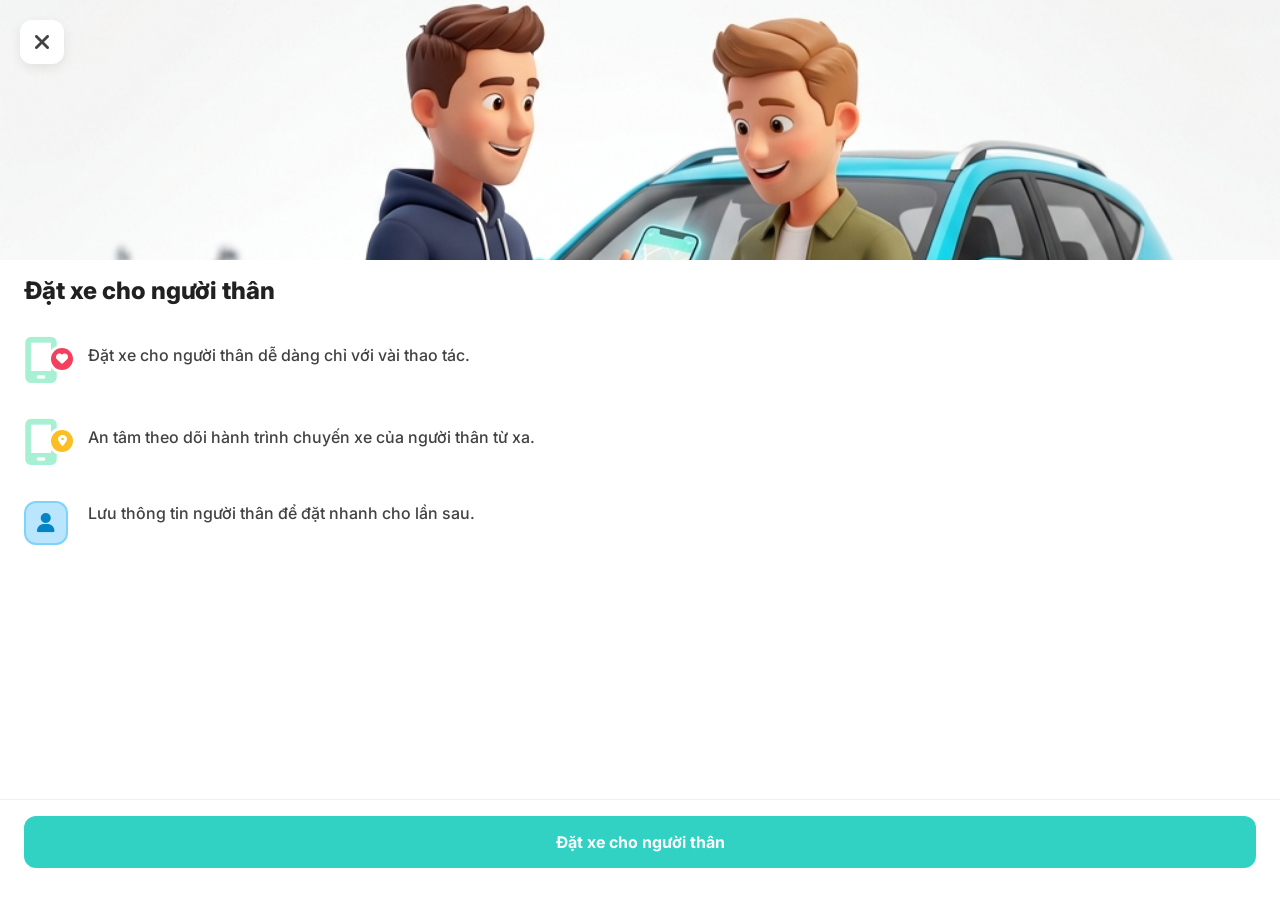
<file: book_for_other.html>
<!DOCTYPE html>
<html lang="vi">
<head>
    <meta charset="UTF-8">
    <meta name="viewport" content="width=device-width, initial-scale=1.0, maximum-scale=1.0, user-scalable=no">
    <title>Xanh SM - Đặt xe cho người thân</title>
    <link rel="stylesheet" href="style.css">
    <link rel="manifest" href="manifest.json">
    <meta name="theme-color" content="#ffffff">
    <link href="https://fonts.googleapis.com/css2?family=Inter:wght@400;500;600;700;800&display=swap" rel="stylesheet">
    <link rel="stylesheet" href="https://cdnjs.cloudflare.com/ajax/libs/font-awesome/6.4.0/css/all.min.css">
</head>
<body style="margin: 0; background-color: #ffffff; display: flex; flex-direction: column; height: 100vh; overflow: hidden;">

    <!-- Close Button -->
    <div style="position: absolute; top: 20px; left: 20px; width: 44px; height: 44px; border-radius: 12px; background: #fff; box-shadow: 0 4px 12px rgba(0,0,0,0.08); display: flex; justify-content: center; align-items: center; cursor: pointer; z-index: 10;" onclick="window.location.href='booking.html'">
        <i class="fa-solid fa-xmark" style="font-size: 22px; color: #424242;"></i>
    </div>

    <!-- Scrollable Content -->
    <div style="flex: 1; overflow-y: auto;">
        
        <!-- Hero Image generated by AI -->
        <div style="width: 100%; height: 260px; background: #ffffff; position: relative; overflow: hidden; display: flex; justify-content: center; align-items: flex-end;">
            <img src="assets/3d_booking_for_others_hero.png" alt="Hero" style="height: 100%; width: 100%; object-fit: cover; object-position: center 30%;">
        </div>

        <!-- Content Box -->
        <div style="padding: 16px 24px 24px;">
            <h1 style="font-size: 24px; font-weight: 800; color: #212121; margin: 0 0 32px;">Đặt xe cho người thân</h1>

            <!-- Feature 1 -->
            <div style="display: flex; gap: 20px; align-items: flex-start; margin-bottom: 32px;">
                <div style="width: 44px; height: 50px; position: relative;">
                    <i class="fa-solid fa-mobile-screen" style="font-size: 46px; color: #6ee7b7; opacity: 0.6;"></i>
                    <div style="position: absolute; top: 8px; right: -8px; width: 28px; height: 28px; background: #f43f5e; border-radius: 50%; display: flex; justify-content: center; align-items: center; border: 3px solid #fff;">
                        <i class="fa-solid fa-heart" style="color: #fff; font-size: 12px;"></i>
                    </div>
                </div>
                <div style="flex: 1; font-size: 16px; color: #424242; font-weight: 500; line-height: 1.5; padding-top: 6px;">
                    Đặt xe cho người thân dễ dàng chỉ với vài thao tác.
                </div>
            </div>

            <!-- Feature 2 -->
            <div style="display: flex; gap: 20px; align-items: flex-start; margin-bottom: 32px;">
                <div style="width: 44px; height: 50px; position: relative;">
                    <i class="fa-solid fa-mobile-screen" style="font-size: 46px; color: #6ee7b7; opacity: 0.6;"></i>
                    <div style="position: absolute; top: 8px; right: -8px; width: 28px; height: 28px; background: #fbbf24; border-radius: 50%; display: flex; justify-content: center; align-items: center; border: 3px solid #fff;">
                        <i class="fa-solid fa-location-dot" style="color: #fff; font-size: 12px;"></i>
                    </div>
                </div>
                <div style="flex: 1; font-size: 16px; color: #424242; font-weight: 500; line-height: 1.5; padding-top: 6px;">
                    An tâm theo dõi hành trình chuyến xe của người thân từ xa.
                </div>
            </div>

            <!-- Feature 3 -->
            <div style="display: flex; gap: 20px; align-items: flex-start;">
                <div style="width: 44px; height: 44px; position: relative; background: #bae6fd; border-radius: 12px; display: flex; justify-content: center; align-items: center; flex-shrink: 0; border: 2px solid #7dd3fc;">
                    <i class="fa-solid fa-user" style="font-size: 20px; color: #0284c7;"></i>
                </div>
                <div style="flex: 1; font-size: 16px; color: #424242; font-weight: 500; line-height: 1.5; padding-top: 0;">
                    Lưu thông tin người thân để đặt nhanh cho lần sau.
                </div>
            </div>

        </div>
    </div>

    <!-- Bottom Action Bar -->
    <div style="padding: 16px 24px 32px; border-top: 1px solid #f0f0f0;">
        <button class="btn-primary" style="background-color: #31d1c4; border-radius: 12px; font-size: 16px; width: 100%; padding: 16px; color: #fff; border: none; font-weight: 700; cursor: pointer;" onclick="window.location.href='book_for_other_form.html'">
            Đặt xe cho người thân
        </button>
    </div>

</body>
</html>
</file>
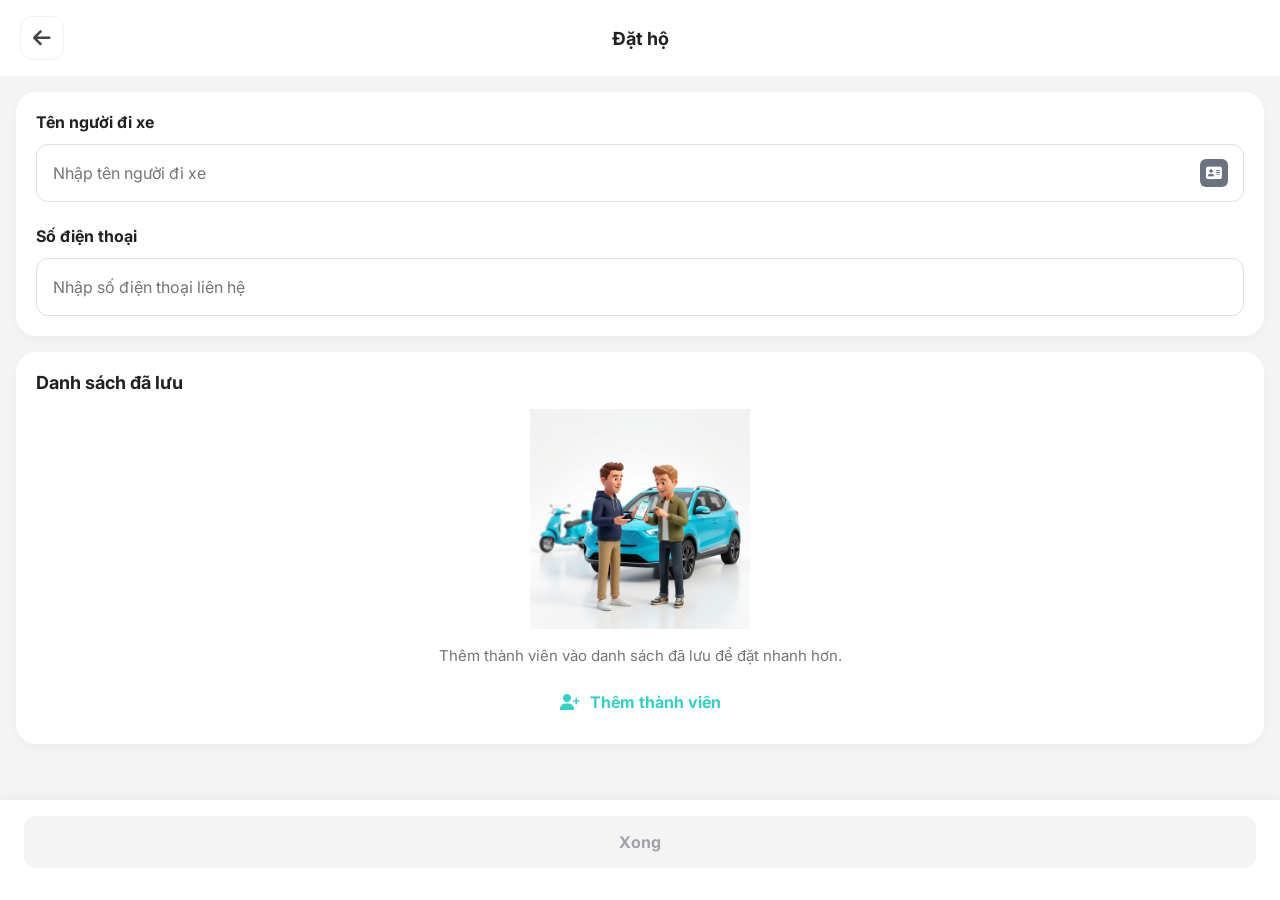
<file: book_for_other_form.html>
<!DOCTYPE html>
<html lang="vi">
<head>
    <meta charset="UTF-8">
    <meta name="viewport" content="width=device-width, initial-scale=1.0, maximum-scale=1.0, user-scalable=no">
    <title>Xanh SM - Đặt hộ</title>
    <link rel="stylesheet" href="style.css">
    <link rel="manifest" href="manifest.json">
    <meta name="theme-color" content="#ffffff">
    <link href="https://fonts.googleapis.com/css2?family=Inter:wght@400;500;600;700;800&display=swap" rel="stylesheet">
    <link rel="stylesheet" href="https://cdnjs.cloudflare.com/ajax/libs/font-awesome/6.4.0/css/all.min.css">
</head>
<body style="margin: 0; background-color: #f4f4f4; display: flex; flex-direction: column; height: 100vh; font-family: 'Inter', sans-serif;">

    <!-- Top Header -->
    <div style="background-color: #ffffff; padding: 16px 20px; display: flex; align-items: center; position: sticky; top: 0; z-index: 10;">
        <button onclick="window.location.href='book_for_other.html'" style="background: #fff; width: 44px; height: 44px; border-radius: 12px; border: 1px solid #f0f0f0; display: flex; justify-content: center; align-items: center; cursor: pointer; padding: 0;">
            <i class="fa-solid fa-arrow-left" style="color: #424242; font-size: 20px;"></i>
        </button>
        <h1 style="flex: 1; text-align: center; font-size: 18px; font-weight: 700; color: #212121; margin: 0; padding-right: 44px;">Đặt hộ</h1>
    </div>

    <!-- Scrollable Content -->
    <div style="flex: 1; overflow-y: auto; padding: 16px;">
        
        <!-- Input Form Card -->
        <div style="background: #ffffff; border-radius: 20px; padding: 20px; margin-bottom: 16px; box-shadow: 0 4px 12px rgba(0,0,0,0.03);">
            
            <!-- Name Input -->
            <div style="margin-bottom: 24px;">
                <label style="display: block; font-size: 16px; font-weight: 700; color: #212121; margin-bottom: 12px;">Tên người đi xe</label>
                <div style="position: relative; display: flex; align-items: center;">
                    <input type="text" id="riderName" placeholder="Nhập tên người đi xe" style="width: 100%; padding: 18px 48px 18px 16px; border: 1px solid #e0e0e0; border-radius: 12px; font-size: 16px; color: #424242; outline: none; font-family: 'Inter', sans-serif; box-sizing: border-box;" oninput="checkForm()">
                    <div style="position: absolute; right: 16px; width: 28px; height: 28px; background: #6b7280; border-radius: 6px; display: flex; justify-content: center; align-items: center;">
                        <i class="fa-solid fa-address-card" style="color: #ffffff; font-size: 14px;"></i>
                    </div>
                </div>
            </div>

            <!-- Phone Input -->
            <div>
                <label style="display: block; font-size: 16px; font-weight: 700; color: #212121; margin-bottom: 12px;">Số điện thoại</label>
                <input type="tel" id="riderPhone" placeholder="Nhập số điện thoại liên hệ" style="width: 100%; padding: 18px 16px; border: 1px solid #e0e0e0; border-radius: 12px; font-size: 16px; color: #424242; outline: none; font-family: 'Inter', sans-serif; box-sizing: border-box;" oninput="checkForm()">
            </div>
            
        </div>

        <!-- Saved List Card -->
        <div style="background: #ffffff; border-radius: 20px; padding: 20px; box-shadow: 0 4px 12px rgba(0,0,0,0.03); text-align: center; display: flex; flex-direction: column;">
            <h2 style="font-size: 18px; font-weight: 700; color: #212121; margin: 0 0 16px; text-align: left;">Danh sách đã lưu</h2>
            
            <!-- Fallback Image (Quota Exceeded) -->
            <div style="width: 100%; max-width: 320px; height: 220px; margin: 0 auto 16px; display: flex; justify-content: center; align-items: center; overflow: hidden;">
                <img src="assets/3d_booking_for_others_hero.png" alt="Family" style="width: 100%; height: 100%; object-fit: contain;">
            </div>

            <p style="font-size: 15px; color: #757575; line-height: 1.5; margin: 0 0 24px; padding: 0 16px;">
                Thêm thành viên vào danh sách đã lưu để đặt nhanh hơn.
            </p>

            <button style="background: none; border: none; color: #31d1c4; font-size: 16px; font-weight: 700; display: flex; align-items: center; justify-content: center; width: 100%; gap: 10px; cursor: pointer; padding-bottom: 12px;">
                <i class="fa-solid fa-user-plus"></i> Thêm thành viên
            </button>
        </div>

    </div>

    <!-- Bottom Action Bar -->
    <div style="background: #ffffff; padding: 16px 24px 32px; box-shadow: 0 -4px 12px rgba(0,0,0,0.03);">
        <button id="submitBtn" style="width: 100%; padding: 16px; border-radius: 12px; background: #f4f4f4; color: #a1a1aa; font-size: 16px; font-weight: 700; border: none; cursor: not-allowed; font-family: 'Inter', sans-serif;">
            Xong
        </button>
    </div>

    <script>
        function checkForm() {
            var name = document.getElementById('riderName').value.trim();
            var phone = document.getElementById('riderPhone').value.trim();
            var btn = document.getElementById('submitBtn');
            
            if (name !== '' && phone !== '') {
                btn.style.background = '#31d1c4';
                btn.style.color = '#ffffff';
                btn.style.cursor = 'pointer';
                btn.onclick = function() {
                    window.location.href = 'booking_for_other.html';
                };
            } else {
                btn.style.background = '#f4f4f4';
                btn.style.color = '#a1a1aa';
                btn.style.cursor = 'not-allowed';
                btn.onclick = null;
            }
        }
    </script>

</body>
</html>
</file>
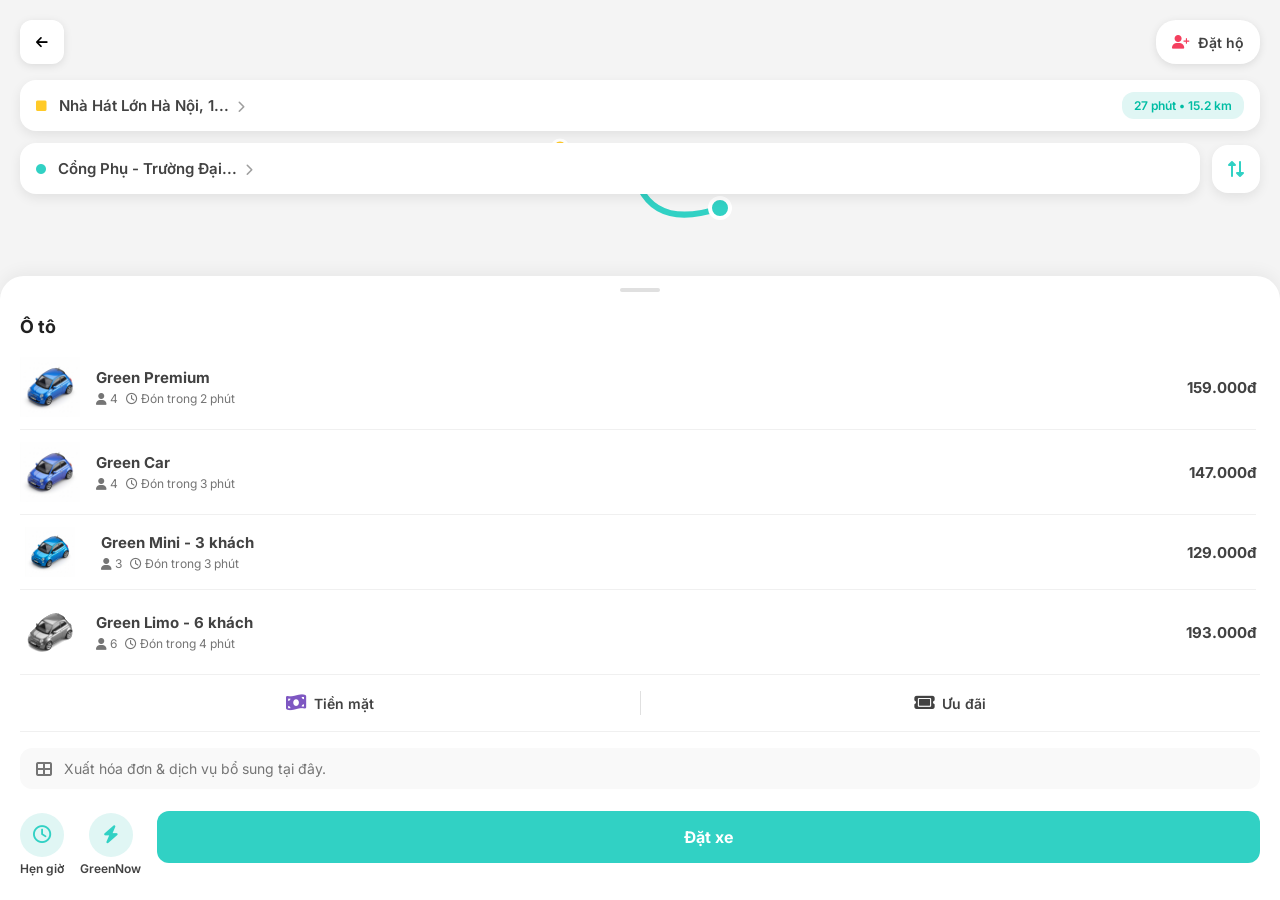
<file: booking.html>
<!DOCTYPE html>
<html lang="vi">
<head>
    <meta charset="UTF-8">
    <meta name="viewport" content="width=device-width, initial-scale=1.0, maximum-scale=1.0, user-scalable=no">
    <title>Xanh SM - Đặt xe</title>
    <link rel="stylesheet" href="style.css">
    <link rel="manifest" href="manifest.json">
    <meta name="theme-color" content="#ffffff">
    <link href="https://fonts.googleapis.com/css2?family=Inter:wght@400;500;600;700;800&display=swap" rel="stylesheet">
    <link rel="stylesheet" href="https://cdnjs.cloudflare.com/ajax/libs/font-awesome/6.4.0/css/all.min.css">
</head>
<body style="margin: 0; overflow: hidden; background-color: #f4f4f4;">

    <div class="booking-container" style="height: 100vh; display: flex; flex-direction: column;">
        <!-- Map Area -->
        <div class="booking-map-area" style="flex: 1; position: relative;">
            <!-- Google Maps iframe -->
            <div class="map-background" style="position: absolute; top: 0; left: 0; right: 0; bottom: 0; pointer-events: auto;">
                <iframe 
                    width="100%" 
                    height="100%" 
                    frameborder="0" 
                    scrolling="no" 
                    marginheight="0" 
                    marginwidth="0" 
                    src="https://maps.google.com/maps?q=VinUniversity,%20Gia%20L%C3%A2m,%20H%C3%A0%20N%E1%BB%99i&t=&z=15&ie=UTF8&iwloc=&output=embed"
                    style="border:0;" 
                    allowfullscreen="" 
                    loading="lazy">
                </iframe>
            </div>

            <!-- Top Actions Overlay -->
            <div class="booking-top-overlay" style="position: absolute; top: 20px; left: 20px; right: 20px; display: flex; justify-content: space-between; z-index: 10;">
                <button class="map-btn-back" style="margin: 0; background: #fff; width: 44px; height: 44px; border-radius: 12px; box-shadow: 0 2px 8px rgba(0,0,0,0.1); border: none; cursor: pointer;" onclick="window.location.href='map_pickup.html'">
                    <i class="fa-solid fa-arrow-left"></i>
                </button>
                <div class="book-for-other-btn" style="background: #fff; border-radius: 20px; padding: 0 16px; display: flex; align-items: center; gap: 8px; font-weight: 600; font-size: 14px; box-shadow: 0 2px 8px rgba(0,0,0,0.1); color: #424242; cursor: pointer;" onclick="window.location.href='book_for_other.html'">
                    <i class="fa-solid fa-user-plus" style="color: #f43f5e;"></i> Đặt hộ
                </div>
            </div>

            <!-- Location Overlays -->
            <div class="booking-locations-card" style="position: absolute; top: 80px; left: 20px; right: 20px; z-index: 10;">
                <!-- Origin -->
                <div style="background: #fff; border-radius: 16px; padding: 12px 16px; box-shadow: 0 4px 12px rgba(0,0,0,0.08); margin-bottom: 12px; display: flex; align-items: center; justify-content: space-between;">
                    <div style="display: flex; align-items: center; flex: 1;">
                        <i class="fa-solid fa-square" style="color: #ffca28; font-size: 12px; margin-right: 12px;"></i>
                        <div style="flex: 1;">
                            <div style="font-size: 15px; font-weight: 600; color: #424242;">Nhà Hát Lớn Hà Nội, 1... <i class="fa-solid fa-chevron-right" style="color: #9e9e9e; font-size: 12px; margin-left: 4px;"></i></div>
                        </div>
                    </div>
                    <div style="background: #e0f6f4; color: #00bda4; padding: 6px 12px; border-radius: 12px; font-size: 12px; font-weight: 600;">
                        27 phút • 15.2 km
                    </div>
                </div>

                <!-- Destination & Swap -->
                <div style="display: flex; gap: 12px; align-items: center;">
                    <div style="background: #fff; border-radius: 16px; padding: 16px; box-shadow: 0 4px 12px rgba(0,0,0,0.08); flex: 1; display: flex; align-items: center;">
                        <i class="fa-solid fa-circle" style="color: #31d1c4; font-size: 10px; margin-right: 12px;"></i>
                        <div style="font-size: 15px; font-weight: 600; color: #424242;">Cổng Phụ - Trường Đại... <i class="fa-solid fa-chevron-right" style="color: #9e9e9e; font-size: 12px; margin-left: 4px;"></i></div>
                    </div>
                    <div style="background: #fff; width: 48px; height: 48px; border-radius: 16px; display: flex; justify-content: center; align-items: center; box-shadow: 0 4px 12px rgba(0,0,0,0.08); flex-shrink: 0; cursor: pointer;">
                        <i class="fa-solid fa-right-left fa-rotate-90" style="color: #31d1c4; font-size: 16px;"></i>
                    </div>
                </div>
            </div>

            <!-- Route Image Overlay (Simulated) -->
            <div style="position: absolute; top: 60%; left: 50%; transform: translate(-50%, -50%); width: 200px; height: 100px; z-index: 5; pointer-events: none;">
                <!-- We simulate the route line visually with SVG -->
                <svg width="200" height="100" xmlns="http://www.w3.org/2000/svg">
                    <path d="M 20 20 Q 80 20 100 60 T 180 80" stroke="#31d1c4" stroke-width="6" fill="transparent" stroke-linecap="round"/>
                    <circle cx="20" cy="20" r="8" fill="#ffca28" stroke="#fff" stroke-width="3"/>
                    <circle cx="180" cy="80" r="10" fill="#31d1c4" stroke="#fff" stroke-width="4"/>
                </svg>
            </div>
        </div>

        <!-- Bottom Sheet -->
        <div class="booking-bottom-sheet" style="background: #fff; border-radius: 24px 24px 0 0; padding: 12px 20px 24px; box-shadow: 0 -4px 16px rgba(0,0,0,0.05); z-index: 20; position: relative; margin-top: -20px; display: flex; flex-direction: column;">
            <div class="sheet-drag-handle" style="width: 40px; height: 4px; background: #e0e0e0; border-radius: 2px; margin: 0 auto 16px;"></div>

            <!-- Vehicle List -->
            <div class="vehicle-list" style="max-height: 350px; overflow-y: auto; margin-bottom: 16px; padding-right: 4px;">
                
                <h3 style="font-size: 18px; font-weight: 700; color: #212121; margin: 8px 0;">Ô tô</h3>

                <!-- Green Premium -->
                <div class="vehicle-item" style="display: flex; align-items: center; padding: 12px 0; border-bottom: 1px solid #f0f0f0;">
                    <img src="assets/3d_blue_car_1780885213991.png" alt="Premium" style="width: 60px; height: auto; margin-right: 16px; mix-blend-mode: multiply; filter: saturate(1.2);">
                    <div style="flex: 1;">
                        <h4 style="margin: 0 0 4px; font-size: 15px; font-weight: 700; color: #424242;">Green Premium</h4>
                        <div style="font-size: 12px; color: #757575; display: flex; align-items: center; gap: 8px;">
                            <span><i class="fa-solid fa-user"></i> 4</span>
                            <span><i class="fa-regular fa-clock"></i> Đón trong 2 phút</span>
                        </div>
                    </div>
                    <div style="font-size: 15px; font-weight: 700; color: #424242;">159.000đ</div>
                </div>

                <!-- Green Car -->
                <div class="vehicle-item" style="display: flex; align-items: center; padding: 12px 0; border-bottom: 1px solid #f0f0f0;">
                    <img src="assets/3d_blue_car_1780885213991.png" alt="Car" style="width: 60px; height: auto; margin-right: 16px; mix-blend-mode: multiply; filter: hue-rotate(15deg);">
                    <div style="flex: 1;">
                        <h4 style="margin: 0 0 4px; font-size: 15px; font-weight: 700; color: #424242;">Green Car</h4>
                        <div style="font-size: 12px; color: #757575; display: flex; align-items: center; gap: 8px;">
                            <span><i class="fa-solid fa-user"></i> 4</span>
                            <span><i class="fa-regular fa-clock"></i> Đón trong 3 phút</span>
                        </div>
                    </div>
                    <div style="font-size: 15px; font-weight: 700; color: #424242;">147.000đ</div>
                </div>

                <!-- Green Mini -->
                <div class="vehicle-item" style="display: flex; align-items: center; padding: 12px 0; border-bottom: 1px solid #f0f0f0;">
                    <img src="assets/3d_blue_car_1780885213991.png" alt="Mini" style="width: 50px; height: auto; margin-right: 26px; margin-left: 5px; mix-blend-mode: multiply; filter: hue-rotate(-15deg) saturate(1.5);">
                    <div style="flex: 1;">
                        <h4 style="margin: 0 0 4px; font-size: 15px; font-weight: 700; color: #424242;">Green Mini - 3 khách</h4>
                        <div style="font-size: 12px; color: #757575; display: flex; align-items: center; gap: 8px;">
                            <span><i class="fa-solid fa-user"></i> 3</span>
                            <span><i class="fa-regular fa-clock"></i> Đón trong 3 phút</span>
                        </div>
                    </div>
                    <div style="font-size: 15px; font-weight: 700; color: #424242;">129.000đ</div>
                </div>

                <!-- Green Limo -->
                <div class="vehicle-item" style="display: flex; align-items: center; padding: 12px 0; border-bottom: 1px solid #f0f0f0;">
                    <img src="assets/3d_blue_car_1780885213991.png" alt="Limo" style="width: 60px; height: auto; margin-right: 16px; mix-blend-mode: multiply; filter: grayscale(1) brightness(1.2);">
                    <div style="flex: 1;">
                        <h4 style="margin: 0 0 4px; font-size: 15px; font-weight: 700; color: #424242;">Green Limo - 6 khách</h4>
                        <div style="font-size: 12px; color: #757575; display: flex; align-items: center; gap: 8px;">
                            <span><i class="fa-solid fa-user"></i> 6</span>
                            <span><i class="fa-regular fa-clock"></i> Đón trong 4 phút</span>
                        </div>
                    </div>
                    <div style="font-size: 15px; font-weight: 700; color: #424242;">193.000đ</div>
                </div>

                <!-- GF-VIP -->
                <div class="vehicle-item" style="display: flex; align-items: center; padding: 12px 0; border-bottom: 1px solid #f0f0f0;">
                    <img src="assets/3d_blue_car_1780885213991.png" alt="VIP" style="width: 60px; height: auto; margin-right: 16px; mix-blend-mode: multiply; filter: grayscale(1) brightness(0.4);">
                    <div style="flex: 1;">
                        <h4 style="margin: 0 0 4px; font-size: 15px; font-weight: 700; color: #424242;">GF-VIP</h4>
                        <div style="font-size: 12px; color: #757575; display: flex; align-items: center; gap: 8px;">
                            <span><i class="fa-solid fa-user"></i> 4</span>
                            <span><i class="fa-regular fa-clock"></i> Đón trong 3 phút</span>
                        </div>
                    </div>
                    <div style="font-size: 15px; font-weight: 700; color: #424242;">255.000đ</div>
                </div>

                <h3 style="font-size: 18px; font-weight: 700; color: #212121; margin: 24px 0 8px;">Xe máy</h3>

                <!-- Green Bike (Active) -->
                <div class="vehicle-item active" style="display: flex; align-items: center; padding: 12px; border: 1.5px solid #31d1c4; border-radius: 12px; background-color: #f0fdfc; margin-bottom: 8px;">
                    <img src="assets/3d_blue_scooter_1780885237432.png" alt="Bike" style="width: 50px; height: auto; margin-right: 20px; mix-blend-mode: multiply;">
                    <div style="flex: 1;">
                        <h4 style="margin: 0 0 4px; font-size: 15px; font-weight: 700; color: #424242;">Green Bike</h4>
                        <div style="font-size: 12px; color: #757575; display: flex; align-items: center; gap: 8px;">
                            <span><i class="fa-solid fa-user"></i> 1</span>
                            <span><i class="fa-regular fa-clock"></i> Đón trong 2 phút</span>
                        </div>
                    </div>
                    <div style="font-size: 15px; font-weight: 700; color: #424242;">81.000đ</div>
                </div>
            </div>

            <!-- Payment & Promo -->
            <div style="display: flex; align-items: center; border-top: 1px solid #f0f0f0; border-bottom: 1px solid #f0f0f0; padding: 16px 0; margin-bottom: 16px;">
                <div style="flex: 1; display: flex; justify-content: center; align-items: center; gap: 8px; font-size: 14px; font-weight: 600; color: #424242; cursor: pointer;">
                    <i class="fa-solid fa-money-bill-wave" style="color: #7e57c2; font-size: 18px;"></i> Tiền mặt
                </div>
                <div style="width: 1px; height: 24px; background: #e0e0e0;"></div>
                <div style="flex: 1; display: flex; justify-content: center; align-items: center; gap: 8px; font-size: 14px; font-weight: 600; color: #424242; cursor: pointer;">
                    <i class="fa-solid fa-ticket" style="color: #424242; font-size: 18px;"></i> Ưu đãi
                </div>
            </div>

            <!-- Extra services -->
            <div style="display: flex; align-items: center; background: #f9f9f9; padding: 12px 16px; border-radius: 12px; margin-bottom: 24px; gap: 12px;">
                <i class="fa-solid fa-table-cells-large" style="color: #757575;"></i>
                <input type="text" placeholder="Xuất hóa đơn & dịch vụ bổ sung tại đây." readonly style="flex: 1; border: none; background: transparent; font-size: 14px; color: #757575; outline: none; cursor: pointer;">
            </div>

            <!-- Bottom Action Bar -->
            <div style="display: flex; align-items: center; gap: 16px;">
                <div style="display: flex; flex-direction: column; align-items: center; gap: 4px; cursor: pointer;">
                    <div style="width: 44px; height: 44px; border-radius: 50%; background: #e0f6f4; display: flex; justify-content: center; align-items: center;">
                        <i class="fa-regular fa-clock" style="color: #31d1c4; font-size: 18px;"></i>
                    </div>
                    <span style="font-size: 12px; font-weight: 600; color: #424242;">Hẹn giờ</span>
                </div>
                
                <div style="display: flex; flex-direction: column; align-items: center; gap: 4px; cursor: pointer;">
                    <div style="width: 44px; height: 44px; border-radius: 50%; background: #e0f6f4; display: flex; justify-content: center; align-items: center;">
                        <i class="fa-solid fa-bolt" style="color: #31d1c4; font-size: 18px;"></i>
                    </div>
                    <span style="font-size: 12px; font-weight: 600; color: #424242;">GreenNow</span>
                </div>

                <button class="btn-primary" style="flex: 1; background-color: #31d1c4; border-radius: 12px; padding: 16px; font-size: 16px; margin-top: -16px;" onclick="document.getElementById('bookingConfirmPopup').style.display = 'flex'">
                    Đặt xe
                </button>
            </div>
        </div>

        <!-- Confirmation Popup -->
        <div id="bookingConfirmPopup" style="display: none; position: fixed; top: 0; left: 0; width: 100vw; height: 100vh; background: rgba(0,0,0,0.5); z-index: 100; align-items: center; justify-content: center; backdrop-filter: blur(2px);">
            <div style="background: #fff; border-radius: 20px; padding: 24px; width: 85%; max-width: 340px; box-shadow: 0 10px 25px rgba(0,0,0,0.2); animation: popIn 0.3s ease-out; text-align: center;">
                <div style="width: 60px; height: 60px; background: #e0f6f4; border-radius: 50%; display: flex; align-items: center; justify-content: center; margin: 0 auto 16px;">
                    <i class="fa-solid fa-car-side" style="font-size: 24px; color: #31d1c4;"></i>
                </div>
                <h3 style="margin: 0 0 12px; font-size: 20px; font-weight: 800; color: #212121;">Xác nhận đặt xe</h3>
                <p style="margin: 0 0 24px; font-size: 15px; color: #666; line-height: 1.5;">Bạn đã chọn chuyến đi này. Bạn muốn đặt xe ngay hay hủy chuyến?</p>
                <div style="display: flex; gap: 12px;">
                    <button onclick="document.getElementById('bookingConfirmPopup').style.display = 'none'" style="flex: 1; padding: 14px; border: 1.5px solid #ff3b30; background: #fff; border-radius: 14px; font-size: 15px; font-weight: 700; color: #ff3b30; cursor: pointer;">Hủy chuyến</button>
                    <button onclick="window.location.href='finding_driver.html'" style="flex: 1; padding: 14px; border: none; background: #31d1c4; border-radius: 14px; font-size: 15px; font-weight: 700; color: #fff; cursor: pointer; box-shadow: 0 4px 12px rgba(49, 209, 196, 0.3);">Đặt xe ngay</button>
                </div>
            </div>
        </div>
    </div>

</body>
</html>
</file>
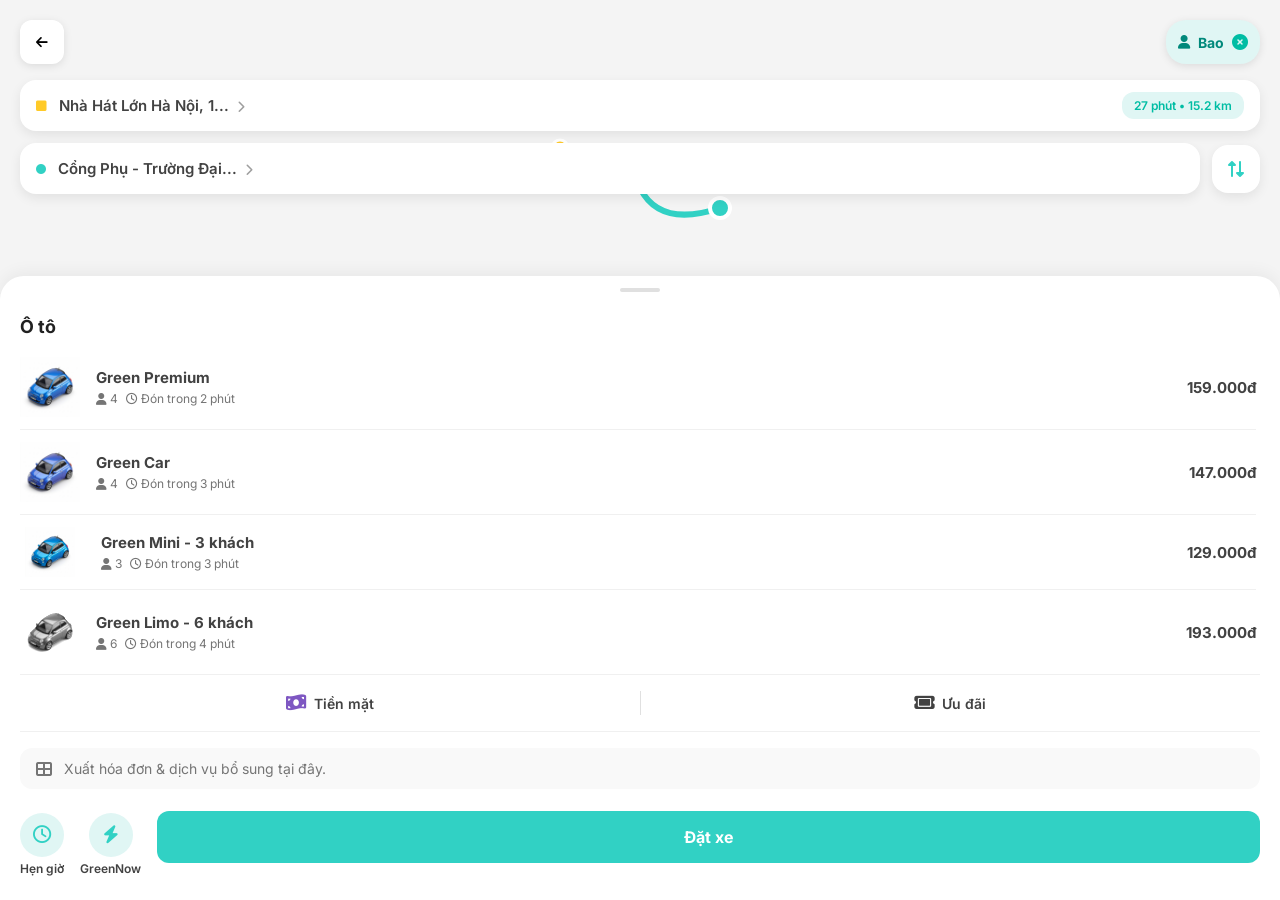
<file: booking_for_other.html>
<!DOCTYPE html>
<html lang="vi">
<head>
    <meta charset="UTF-8">
    <meta name="viewport" content="width=device-width, initial-scale=1.0, maximum-scale=1.0, user-scalable=no">
    <title>Xanh SM - Đặt xe</title>
    <link rel="stylesheet" href="style.css">
    <link rel="manifest" href="manifest.json">
    <meta name="theme-color" content="#ffffff">
    <link href="https://fonts.googleapis.com/css2?family=Inter:wght@400;500;600;700;800&display=swap" rel="stylesheet">
    <link rel="stylesheet" href="https://cdnjs.cloudflare.com/ajax/libs/font-awesome/6.4.0/css/all.min.css">
</head>
<body style="margin: 0; overflow: hidden; background-color: #f4f4f4;">

    <div class="booking-container" style="height: 100vh; display: flex; flex-direction: column;">
        <!-- Map Area -->
        <div class="booking-map-area" style="flex: 1; position: relative;">
            <!-- Google Maps iframe -->
            <div class="map-background" style="position: absolute; top: 0; left: 0; right: 0; bottom: 0; pointer-events: auto;">
                <iframe 
                    width="100%" 
                    height="100%" 
                    frameborder="0" 
                    scrolling="no" 
                    marginheight="0" 
                    marginwidth="0" 
                    src="https://maps.google.com/maps?q=VinUniversity,%20Gia%20L%C3%A2m,%20H%C3%A0%20N%E1%BB%99i&t=&z=15&ie=UTF8&iwloc=&output=embed"
                    style="border:0;" 
                    allowfullscreen="" 
                    loading="lazy">
                </iframe>
            </div>

            <!-- Top Actions Overlay -->
            <div class="booking-top-overlay" style="position: absolute; top: 20px; left: 20px; right: 20px; display: flex; justify-content: space-between; z-index: 10;">
                <button class="map-btn-back" style="margin: 0; background: #fff; width: 44px; height: 44px; border-radius: 12px; box-shadow: 0 2px 8px rgba(0,0,0,0.1); border: none; cursor: pointer;" onclick="window.location.href='map_pickup.html'">
                    <i class="fa-solid fa-arrow-left"></i>
                </button>
                <div class="book-for-other-btn" style="background: #e0f6f4; border-radius: 20px; padding: 6px 12px; display: flex; align-items: center; gap: 8px; font-weight: 700; font-size: 14px; box-shadow: 0 2px 8px rgba(0,0,0,0.1); color: #00897b; cursor: pointer;" onclick="window.location.href='booking.html'">
                    <i class="fa-solid fa-user"></i> Bao <i class="fa-solid fa-circle-xmark" style="color: #00bda4; font-size: 16px;"></i>
                </div>
            </div>

            <!-- Location Overlays -->
            <div class="booking-locations-card" style="position: absolute; top: 80px; left: 20px; right: 20px; z-index: 10;">
                <!-- Origin -->
                <div style="background: #fff; border-radius: 16px; padding: 12px 16px; box-shadow: 0 4px 12px rgba(0,0,0,0.08); margin-bottom: 12px; display: flex; align-items: center; justify-content: space-between;">
                    <div style="display: flex; align-items: center; flex: 1;">
                        <i class="fa-solid fa-square" style="color: #ffca28; font-size: 12px; margin-right: 12px;"></i>
                        <div style="flex: 1;">
                            <div style="font-size: 15px; font-weight: 600; color: #424242;">Nhà Hát Lớn Hà Nội, 1... <i class="fa-solid fa-chevron-right" style="color: #9e9e9e; font-size: 12px; margin-left: 4px;"></i></div>
                        </div>
                    </div>
                    <div style="background: #e0f6f4; color: #00bda4; padding: 6px 12px; border-radius: 12px; font-size: 12px; font-weight: 600;">
                        27 phút • 15.2 km
                    </div>
                </div>

                <!-- Destination & Swap -->
                <div style="display: flex; gap: 12px; align-items: center;">
                    <div style="background: #fff; border-radius: 16px; padding: 16px; box-shadow: 0 4px 12px rgba(0,0,0,0.08); flex: 1; display: flex; align-items: center;">
                        <i class="fa-solid fa-circle" style="color: #31d1c4; font-size: 10px; margin-right: 12px;"></i>
                        <div style="font-size: 15px; font-weight: 600; color: #424242;">Cổng Phụ - Trường Đại... <i class="fa-solid fa-chevron-right" style="color: #9e9e9e; font-size: 12px; margin-left: 4px;"></i></div>
                    </div>
                    <div style="background: #fff; width: 48px; height: 48px; border-radius: 16px; display: flex; justify-content: center; align-items: center; box-shadow: 0 4px 12px rgba(0,0,0,0.08); flex-shrink: 0; cursor: pointer;">
                        <i class="fa-solid fa-right-left fa-rotate-90" style="color: #31d1c4; font-size: 16px;"></i>
                    </div>
                </div>
            </div>

            <!-- Route Image Overlay (Simulated) -->
            <div style="position: absolute; top: 60%; left: 50%; transform: translate(-50%, -50%); width: 200px; height: 100px; z-index: 5; pointer-events: none;">
                <!-- We simulate the route line visually with SVG -->
                <svg width="200" height="100" xmlns="http://www.w3.org/2000/svg">
                    <path d="M 20 20 Q 80 20 100 60 T 180 80" stroke="#31d1c4" stroke-width="6" fill="transparent" stroke-linecap="round"/>
                    <circle cx="20" cy="20" r="8" fill="#ffca28" stroke="#fff" stroke-width="3"/>
                    <circle cx="180" cy="80" r="10" fill="#31d1c4" stroke="#fff" stroke-width="4"/>
                </svg>
            </div>
        </div>

        <!-- Bottom Sheet -->
        <div class="booking-bottom-sheet" style="background: #fff; border-radius: 24px 24px 0 0; padding: 12px 20px 24px; box-shadow: 0 -4px 16px rgba(0,0,0,0.05); z-index: 20; position: relative; margin-top: -20px; display: flex; flex-direction: column;">
            <div class="sheet-drag-handle" style="width: 40px; height: 4px; background: #e0e0e0; border-radius: 2px; margin: 0 auto 16px;"></div>

            <!-- Vehicle List -->
            <div class="vehicle-list" style="max-height: 350px; overflow-y: auto; margin-bottom: 16px; padding-right: 4px;">
                
                <h3 style="font-size: 18px; font-weight: 700; color: #212121; margin: 8px 0;">Ô tô</h3>

                <!-- Green Premium -->
                <div class="vehicle-item" style="display: flex; align-items: center; padding: 12px 0; border-bottom: 1px solid #f0f0f0;">
                    <img src="assets/3d_blue_car_1780885213991.png" alt="Premium" style="width: 60px; height: auto; margin-right: 16px; mix-blend-mode: multiply; filter: saturate(1.2);">
                    <div style="flex: 1;">
                        <h4 style="margin: 0 0 4px; font-size: 15px; font-weight: 700; color: #424242;">Green Premium</h4>
                        <div style="font-size: 12px; color: #757575; display: flex; align-items: center; gap: 8px;">
                            <span><i class="fa-solid fa-user"></i> 4</span>
                            <span><i class="fa-regular fa-clock"></i> Đón trong 2 phút</span>
                        </div>
                    </div>
                    <div style="font-size: 15px; font-weight: 700; color: #424242;">159.000đ</div>
                </div>

                <!-- Green Car -->
                <div class="vehicle-item" style="display: flex; align-items: center; padding: 12px 0; border-bottom: 1px solid #f0f0f0;">
                    <img src="assets/3d_blue_car_1780885213991.png" alt="Car" style="width: 60px; height: auto; margin-right: 16px; mix-blend-mode: multiply; filter: hue-rotate(15deg);">
                    <div style="flex: 1;">
                        <h4 style="margin: 0 0 4px; font-size: 15px; font-weight: 700; color: #424242;">Green Car</h4>
                        <div style="font-size: 12px; color: #757575; display: flex; align-items: center; gap: 8px;">
                            <span><i class="fa-solid fa-user"></i> 4</span>
                            <span><i class="fa-regular fa-clock"></i> Đón trong 3 phút</span>
                        </div>
                    </div>
                    <div style="font-size: 15px; font-weight: 700; color: #424242;">147.000đ</div>
                </div>

                <!-- Green Mini -->
                <div class="vehicle-item" style="display: flex; align-items: center; padding: 12px 0; border-bottom: 1px solid #f0f0f0;">
                    <img src="assets/3d_blue_car_1780885213991.png" alt="Mini" style="width: 50px; height: auto; margin-right: 26px; margin-left: 5px; mix-blend-mode: multiply; filter: hue-rotate(-15deg) saturate(1.5);">
                    <div style="flex: 1;">
                        <h4 style="margin: 0 0 4px; font-size: 15px; font-weight: 700; color: #424242;">Green Mini - 3 khách</h4>
                        <div style="font-size: 12px; color: #757575; display: flex; align-items: center; gap: 8px;">
                            <span><i class="fa-solid fa-user"></i> 3</span>
                            <span><i class="fa-regular fa-clock"></i> Đón trong 3 phút</span>
                        </div>
                    </div>
                    <div style="font-size: 15px; font-weight: 700; color: #424242;">129.000đ</div>
                </div>

                <!-- Green Limo -->
                <div class="vehicle-item" style="display: flex; align-items: center; padding: 12px 0; border-bottom: 1px solid #f0f0f0;">
                    <img src="assets/3d_blue_car_1780885213991.png" alt="Limo" style="width: 60px; height: auto; margin-right: 16px; mix-blend-mode: multiply; filter: grayscale(1) brightness(1.2);">
                    <div style="flex: 1;">
                        <h4 style="margin: 0 0 4px; font-size: 15px; font-weight: 700; color: #424242;">Green Limo - 6 khách</h4>
                        <div style="font-size: 12px; color: #757575; display: flex; align-items: center; gap: 8px;">
                            <span><i class="fa-solid fa-user"></i> 6</span>
                            <span><i class="fa-regular fa-clock"></i> Đón trong 4 phút</span>
                        </div>
                    </div>
                    <div style="font-size: 15px; font-weight: 700; color: #424242;">193.000đ</div>
                </div>

                <!-- GF-VIP -->
                <div class="vehicle-item" style="display: flex; align-items: center; padding: 12px 0; border-bottom: 1px solid #f0f0f0;">
                    <img src="assets/3d_blue_car_1780885213991.png" alt="VIP" style="width: 60px; height: auto; margin-right: 16px; mix-blend-mode: multiply; filter: grayscale(1) brightness(0.4);">
                    <div style="flex: 1;">
                        <h4 style="margin: 0 0 4px; font-size: 15px; font-weight: 700; color: #424242;">GF-VIP</h4>
                        <div style="font-size: 12px; color: #757575; display: flex; align-items: center; gap: 8px;">
                            <span><i class="fa-solid fa-user"></i> 4</span>
                            <span><i class="fa-regular fa-clock"></i> Đón trong 3 phút</span>
                        </div>
                    </div>
                    <div style="font-size: 15px; font-weight: 700; color: #424242;">255.000đ</div>
                </div>

                <h3 style="font-size: 18px; font-weight: 700; color: #212121; margin: 24px 0 8px;">Xe máy</h3>

                <!-- Green Bike -->
                <div class="vehicle-item" style="display: flex; align-items: center; padding: 12px 0; border-bottom: 1px solid #f0f0f0;">
                    <img src="assets/3d_blue_scooter_1780885237432.png" alt="Bike" style="width: 50px; height: auto; margin-right: 20px; mix-blend-mode: multiply;">
                    <div style="flex: 1;">
                        <h4 style="margin: 0 0 4px; font-size: 15px; font-weight: 700; color: #424242;">Green Bike</h4>
                        <div style="font-size: 12px; color: #757575; display: flex; align-items: center; gap: 8px;">
                            <span><i class="fa-solid fa-user"></i> 1</span>
                            <span><i class="fa-regular fa-clock"></i> Đón trong 3 phút</span>
                        </div>
                    </div>
                    <div style="font-size: 15px; font-weight: 700; color: #424242;">81.000đ</div>
                </div>

                <!-- Green Bike Plus (Active) -->
                <div class="vehicle-item active" style="display: flex; align-items: center; padding: 12px; border: 1.5px solid #31d1c4; border-radius: 12px; background-color: #f0fdfc; margin-bottom: 8px; margin-top: 8px;">
                    <div style="position: relative; margin-right: 20px;">
                        <img src="assets/3d_blue_scooter_1780885237432.png" alt="Bike Plus" style="width: 55px; height: auto; mix-blend-mode: multiply; filter: brightness(1.1);">
                        <span style="position: absolute; top: -5px; right: -5px; font-size: 14px;">✨</span>
                    </div>
                    <div style="flex: 1;">
                        <h4 style="margin: 0 0 4px; font-size: 15px; font-weight: 700; color: #424242;">Green Bike Plus <i class="fa-solid fa-circle-info" style="color: #9e9e9e; font-size: 12px; margin-left: 4px;"></i></h4>
                        <div style="font-size: 12px; color: #757575; display: flex; align-items: center; gap: 8px;">
                            <span><i class="fa-solid fa-user"></i> 1</span>
                            <span><i class="fa-regular fa-clock"></i> Đón trong 3 phút</span>
                        </div>
                    </div>
                    <div style="font-size: 15px; font-weight: 700; color: #424242;">98.000đ</div>
                </div>
            </div>

            <!-- Payment & Promo -->
            <div style="display: flex; align-items: center; border-top: 1px solid #f0f0f0; border-bottom: 1px solid #f0f0f0; padding: 16px 0; margin-bottom: 16px;">
                <div style="flex: 1; display: flex; justify-content: center; align-items: center; gap: 8px; font-size: 14px; font-weight: 600; color: #424242; cursor: pointer;">
                    <i class="fa-solid fa-money-bill-wave" style="color: #7e57c2; font-size: 18px;"></i> Tiền mặt
                </div>
                <div style="width: 1px; height: 24px; background: #e0e0e0;"></div>
                <div style="flex: 1; display: flex; justify-content: center; align-items: center; gap: 8px; font-size: 14px; font-weight: 600; color: #424242; cursor: pointer;">
                    <i class="fa-solid fa-ticket" style="color: #424242; font-size: 18px;"></i> Ưu đãi
                </div>
            </div>

            <!-- Extra services -->
            <div style="display: flex; align-items: center; background: #f9f9f9; padding: 12px 16px; border-radius: 12px; margin-bottom: 24px; gap: 12px;">
                <i class="fa-solid fa-table-cells-large" style="color: #757575;"></i>
                <input type="text" placeholder="Xuất hóa đơn & dịch vụ bổ sung tại đây." readonly style="flex: 1; border: none; background: transparent; font-size: 14px; color: #757575; outline: none; cursor: pointer;">
            </div>

            <!-- Bottom Action Bar -->
            <div style="display: flex; align-items: center; gap: 16px;">
                <div style="display: flex; flex-direction: column; align-items: center; gap: 4px; cursor: pointer;">
                    <div style="width: 44px; height: 44px; border-radius: 50%; background: #e0f6f4; display: flex; justify-content: center; align-items: center;">
                        <i class="fa-regular fa-clock" style="color: #31d1c4; font-size: 18px;"></i>
                    </div>
                    <span style="font-size: 12px; font-weight: 600; color: #424242;">Hẹn giờ</span>
                </div>
                
                <div style="display: flex; flex-direction: column; align-items: center; gap: 4px; cursor: pointer;">
                    <div style="width: 44px; height: 44px; border-radius: 50%; background: #e0f6f4; display: flex; justify-content: center; align-items: center;">
                        <i class="fa-solid fa-bolt" style="color: #31d1c4; font-size: 18px;"></i>
                    </div>
                    <span style="font-size: 12px; font-weight: 600; color: #424242;">GreenNow</span>
                </div>

                <button class="btn-primary" style="flex: 1; background-color: #31d1c4; border-radius: 12px; padding: 16px; font-size: 16px; margin-top: -16px;" onclick="document.getElementById('bookingConfirmPopup').style.display = 'flex'">
                    Đặt xe
                </button>
            </div>
        </div>

        <!-- Confirmation Popup -->
        <div id="bookingConfirmPopup" style="display: none; position: fixed; top: 0; left: 0; width: 100vw; height: 100vh; background: rgba(0,0,0,0.5); z-index: 100; align-items: center; justify-content: center; backdrop-filter: blur(2px);">
            <div style="background: #fff; border-radius: 20px; padding: 24px; width: 85%; max-width: 340px; box-shadow: 0 10px 25px rgba(0,0,0,0.2); animation: popIn 0.3s ease-out; text-align: center;">
                <div style="width: 60px; height: 60px; background: #e0f6f4; border-radius: 50%; display: flex; align-items: center; justify-content: center; margin: 0 auto 16px;">
                    <i class="fa-solid fa-car-side" style="font-size: 24px; color: #31d1c4;"></i>
                </div>
                <h3 style="margin: 0 0 12px; font-size: 20px; font-weight: 800; color: #212121;">Xác nhận đặt xe</h3>
                <p style="margin: 0 0 24px; font-size: 15px; color: #666; line-height: 1.5;">Bạn đã chọn chuyến đi này cho người thân. Bạn muốn đặt xe ngay hay hủy chuyến?</p>
                <div style="display: flex; gap: 12px;">
                    <button onclick="document.getElementById('bookingConfirmPopup').style.display = 'none'" style="flex: 1; padding: 14px; border: 1.5px solid #ff3b30; background: #fff; border-radius: 14px; font-size: 15px; font-weight: 700; color: #ff3b30; cursor: pointer;">Hủy chuyến</button>
                    <button onclick="window.location.href='finding_driver.html'" style="flex: 1; padding: 14px; border: none; background: #31d1c4; border-radius: 14px; font-size: 15px; font-weight: 700; color: #fff; cursor: pointer; box-shadow: 0 4px 12px rgba(49, 209, 196, 0.3);">Đặt xe ngay</button>
                </div>
            </div>
        </div>
    </div>

</body>
</html>
</file>
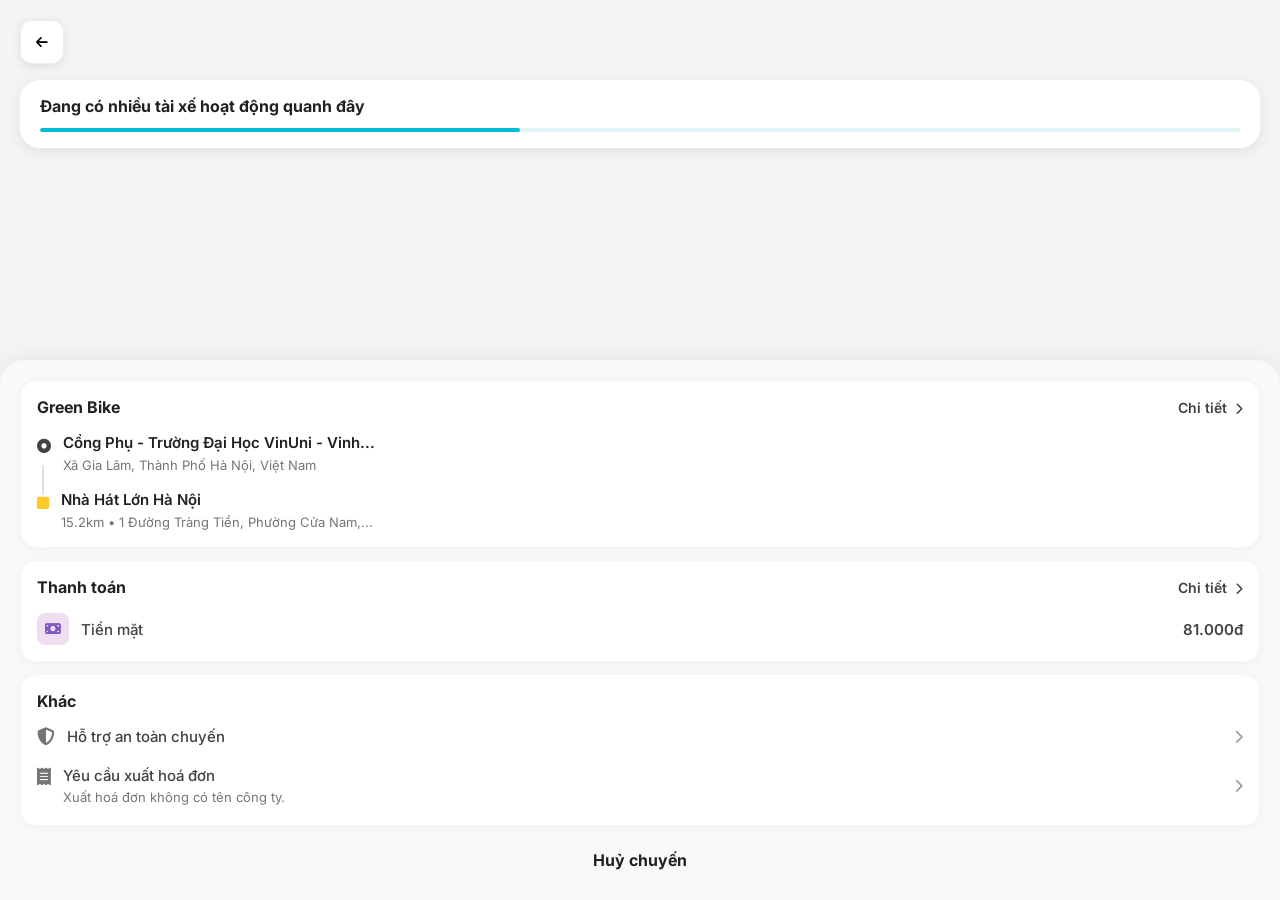
<file: finding_driver.html>
<!DOCTYPE html>
<html lang="vi">
<head>
    <meta charset="UTF-8">
    <meta name="viewport" content="width=device-width, initial-scale=1.0, maximum-scale=1.0, user-scalable=no">
    <title>Xanh SM - Đang tìm tài xế</title>
    <link rel="stylesheet" href="style.css">
    <meta name="theme-color" content="#ffffff">
    <link href="https://fonts.googleapis.com/css2?family=Inter:wght@400;500;600;700;800&display=swap" rel="stylesheet">
    <link rel="stylesheet" href="https://cdnjs.cloudflare.com/ajax/libs/font-awesome/6.4.0/css/all.min.css">
    <style>
        .info-block {
            background: #fff;
            border-radius: 16px;
            padding: 16px;
            margin-bottom: 12px;
            box-shadow: 0 2px 12px rgba(0,0,0,0.04);
            border: 1px solid #f5f5f5;
        }
        .block-header {
            display: flex;
            justify-content: space-between;
            align-items: center;
            margin-bottom: 16px;
        }
        .block-title {
            font-size: 16px;
            font-weight: 700;
            color: #212121;
        }
        .block-detail-link {
            font-size: 14px;
            font-weight: 600;
            color: #424242;
            text-decoration: none;
        }
        .route-item {
            display: flex;
            align-items: flex-start;
            margin-bottom: 16px;
        }
        .route-item:last-child {
            margin-bottom: 0;
        }
        .route-icon {
            margin-right: 12px;
            margin-top: 2px;
        }
        .route-text {
            flex: 1;
        }
        .route-title {
            font-size: 15px;
            font-weight: 600;
            color: #212121;
            margin-bottom: 4px;
        }
        .route-subtitle {
            font-size: 13px;
            color: #757575;
            line-height: 1.4;
        }
        .pulse-animation {
            animation: pulse-bg 1.5s infinite alternate;
        }
        @keyframes pulse-bg {
            0% { background-color: #f5f5f5; }
            100% { background-color: #e0e0e0; }
        }
    </style>
</head>
<body style="margin: 0; overflow: hidden; background-color: #f4f4f4;">

    <div style="height: 100vh; display: flex; flex-direction: column;">
        <!-- Map Area -->
        <div style="flex: 1; position: relative;">
            <!-- Google Maps iframe -->
            <div style="position: absolute; top: 0; left: 0; right: 0; bottom: 0; pointer-events: none;">
                <iframe 
                    width="100%" 
                    height="100%" 
                    frameborder="0" 
                    scrolling="no" 
                    marginheight="0" 
                    marginwidth="0" 
                    src="https://maps.google.com/maps?q=VinUniversity,%20Gia%20L%C3%A2m,%20H%C3%A0%20N%E1%BB%99i&t=&z=15&ie=UTF8&iwloc=&output=embed"
                    style="border:0; filter: saturate(1.2) brightness(1.1);" 
                    allowfullscreen="" 
                    loading="lazy">
                </iframe>
            </div>

            <!-- Top Overlay -->
            <div style="position: absolute; top: 20px; left: 20px; z-index: 10;">
                <button style="margin: 0; background: #fff; width: 44px; height: 44px; border-radius: 12px; box-shadow: 0 2px 8px rgba(0,0,0,0.1); border: 1px solid #eee; cursor: pointer;" onclick="window.history.back()">
                    <i class="fa-solid fa-arrow-left"></i>
                </button>
            </div>
            
            <!-- Finding Status Card -->
            <div style="position: absolute; top: 80px; left: 20px; right: 20px; z-index: 10;">
                <div style="background: #fff; border-radius: 20px; padding: 16px 20px; box-shadow: 0 4px 16px rgba(0,0,0,0.08); display: flex; flex-direction: column; justify-content: center;">
                    <span style="font-size: 16px; font-weight: 700; color: #212121;">Đang có nhiều tài xế hoạt động quanh đây</span>
                    <!-- Loading bar -->
                    <div style="height: 4px; background: #e0f6f4; border-radius: 2px; margin-top: 12px; overflow: hidden; position: relative;">
                        <div style="position: absolute; top: 0; left: 0; height: 100%; width: 40%; background: #00bcd4; border-radius: 2px; animation: loading 1.5s infinite ease-in-out alternate;"></div>
                    </div>
                </div>
            </div>
        </div>

        <!-- Bottom Sheet -->
        <div style="background: #f9f9f9; border-radius: 24px 24px 0 0; padding: 20px; box-shadow: 0 -4px 16px rgba(0,0,0,0.05); z-index: 20; position: relative; margin-top: -20px; display: flex; flex-direction: column; max-height: 60vh; overflow-y: auto;">
            
            <!-- Route Info -->
            <div class="info-block">
                <div class="block-header">
                    <span class="block-title">Green Bike</span>
                    <a href="#" class="block-detail-link">Chi tiết <i class="fa-solid fa-chevron-right" style="font-size: 12px; margin-left: 4px;"></i></a>
                </div>
                
                <div class="route-item">
                    <div class="route-icon"><i class="fa-solid fa-circle-dot" style="color: #424242; font-size: 14px;"></i></div>
                    <div class="route-text">
                        <div class="route-title">Cổng Phụ - Trường Đại Học VinUni - Vinh...</div>
                        <div class="route-subtitle">Xã Gia Lâm, Thành Phố Hà Nội, Việt Nam</div>
                    </div>
                </div>
                
                <div style="position: absolute; left: 42px; top: 105px; width: 2px; height: 30px; background-color: #e0e0e0;"></div>
                
                <div class="route-item">
                    <div class="route-icon"><i class="fa-solid fa-square" style="color: #ffca28; font-size: 14px;"></i></div>
                    <div class="route-text">
                        <div class="route-title">Nhà Hát Lớn Hà Nội</div>
                        <div class="route-subtitle">15.2km • 1 Đường Tràng Tiền, Phường Cửa Nam,...</div>
                    </div>
                </div>
            </div>

            <!-- Payment Info -->
            <div class="info-block">
                <div class="block-header">
                    <span class="block-title">Thanh toán</span>
                    <a href="#" class="block-detail-link">Chi tiết <i class="fa-solid fa-chevron-right" style="font-size: 12px; margin-left: 4px;"></i></a>
                </div>
                <div style="display: flex; justify-content: space-between; align-items: center;">
                    <div style="display: flex; align-items: center; gap: 12px;">
                        <div style="background: #eedeef; width: 32px; height: 32px; border-radius: 8px; display: flex; justify-content: center; align-items: center;">
                            <i class="fa-solid fa-money-bill" style="color: #7e57c2; font-size: 14px;"></i>
                        </div>
                        <span style="font-size: 15px; font-weight: 500; color: #424242;">Tiền mặt</span>
                    </div>
                    <span style="font-size: 15px; font-weight: 600; color: #424242;">81.000đ</span>
                </div>
            </div>

            <!-- Other Options -->
            <div class="info-block" style="padding-bottom: 8px;">
                <div class="block-title" style="margin-bottom: 16px;">Khác</div>
                
                <div style="display: flex; justify-content: space-between; align-items: center; margin-bottom: 20px;">
                    <div style="display: flex; align-items: center; gap: 12px;">
                        <i class="fa-solid fa-shield-halved" style="color: #757575; font-size: 18px;"></i>
                        <span style="font-size: 15px; font-weight: 500; color: #424242;">Hỗ trợ an toàn chuyến</span>
                    </div>
                    <i class="fa-solid fa-chevron-right" style="color: #9e9e9e; font-size: 14px;"></i>
                </div>
                
                <div style="display: flex; justify-content: space-between; align-items: center; margin-bottom: 12px;">
                    <div style="display: flex; align-items: flex-start; gap: 12px;">
                        <i class="fa-solid fa-receipt" style="color: #757575; font-size: 18px; margin-top: 2px;"></i>
                        <div>
                            <div style="font-size: 15px; font-weight: 500; color: #424242; margin-bottom: 4px;">Yêu cầu xuất hoá đơn</div>
                            <div style="font-size: 13px; color: #757575;">Xuất hoá đơn không có tên công ty.</div>
                        </div>
                    </div>
                    <i class="fa-solid fa-chevron-right" style="color: #9e9e9e; font-size: 14px;"></i>
                </div>
            </div>

            <!-- Cancel Button -->
            <div style="text-align: center; margin-top: 12px; margin-bottom: 16px;">
                <span style="font-size: 16px; font-weight: 700; color: #212121; cursor: pointer;" onclick="window.location.href='booking.html'">Huỷ chuyến</span>
            </div>
            
        </div>
    </div>
    
    <style>
        @keyframes loading {
            0% { transform: translateX(0); }
            100% { transform: translateX(150%); }
        }
        @keyframes slideInDown {
            from { transform: translate(-50%, -20px); opacity: 0; }
            to { transform: translate(-50%, 0); opacity: 1; }
        }
    </style>

    <script>
        // Simulate waiting for driver for 5 seconds
        setTimeout(() => {
            // Show toast notification
            const toast = document.createElement('div');
            toast.style.position = 'fixed';
            toast.style.top = '60px';
            toast.style.left = '50%';
            toast.style.transform = 'translateX(-50%)';
            toast.style.background = '#4CAF50';
            toast.style.color = 'white';
            toast.style.padding = '14px 24px';
            toast.style.borderRadius = '30px';
            toast.style.fontWeight = '600';
            toast.style.fontSize = '14px';
            toast.style.boxShadow = '0 4px 12px rgba(76, 175, 80, 0.3)';
            toast.style.zIndex = '10000';
            toast.style.whiteSpace = 'nowrap';
            toast.style.animation = 'slideInDown 0.3s ease-out';
            toast.innerHTML = '<i class="fa-solid fa-check-circle" style="margin-right: 8px;"></i> Tài xế Nguyễn Sỹ Cường đã nhận chuyến!';
            document.body.appendChild(toast);
            
            // Wait 1.5 seconds then redirect to driver found
            setTimeout(() => {
                window.location.href = 'driver_found.html';
            }, 2000);
            
        }, 5000); // Wait 5 seconds
    </script>
</body>
</html>
</file>
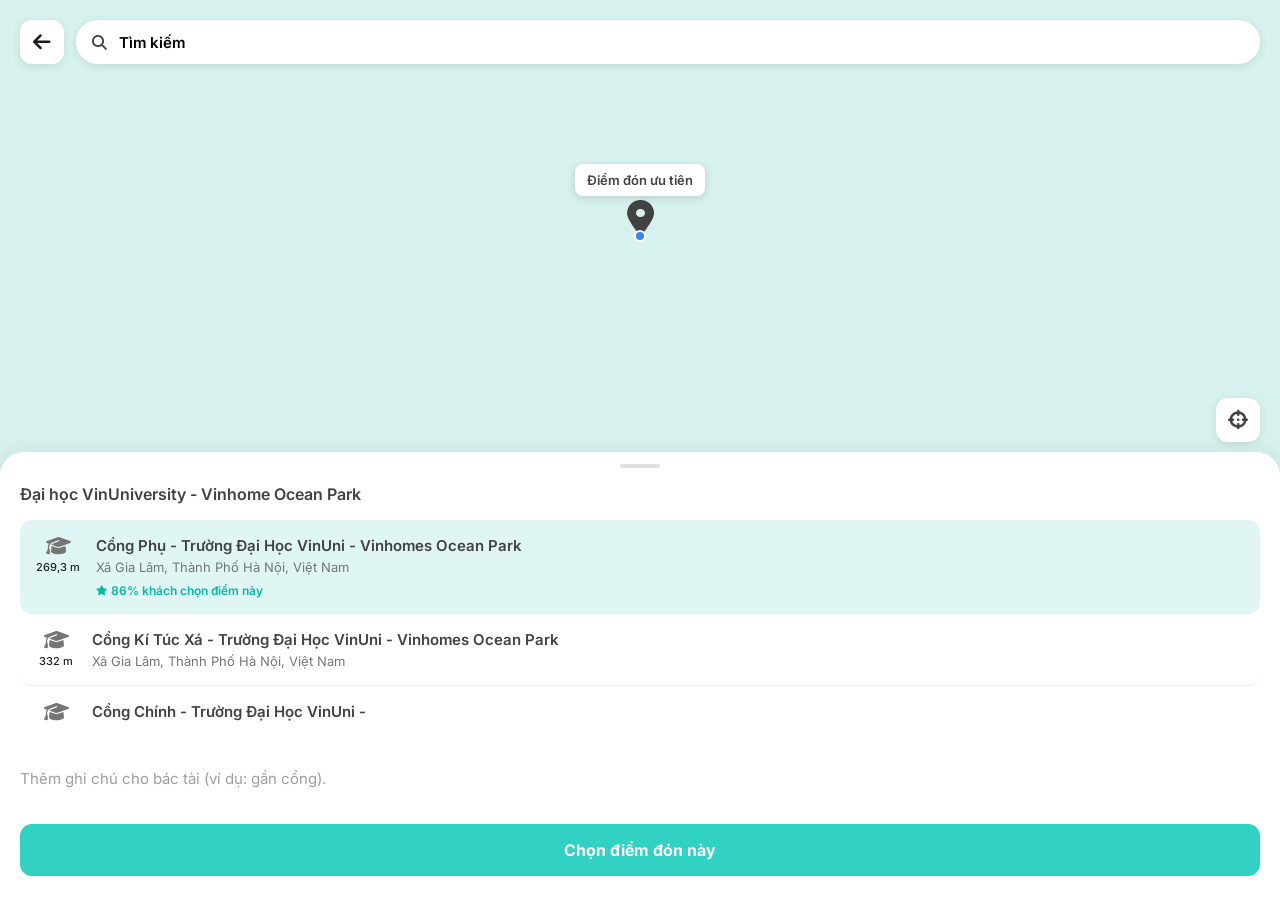
<file: map_pickup.html>
<!DOCTYPE html>
<html lang="vi">
<head>
    <meta charset="UTF-8">
    <meta name="viewport" content="width=device-width, initial-scale=1.0, maximum-scale=1.0, user-scalable=no">
    <title>Xanh SM - Chọn điểm đón</title>
    <link rel="stylesheet" href="style.css">
    <link rel="manifest" href="manifest.json">
    <meta name="theme-color" content="#ffffff">
    <link href="https://fonts.googleapis.com/css2?family=Inter:wght@400;500;600;700;800&display=swap" rel="stylesheet">
    <link rel="stylesheet" href="https://cdnjs.cloudflare.com/ajax/libs/font-awesome/6.4.0/css/all.min.css">
</head>
<body style="margin: 0; overflow: hidden; background-color: #f4f4f4;">

    <div class="map-view-container">
        <!-- Map Area -->
        <div class="map-area">
            <!-- Google Map Embed -->
            <div class="map-background" style="pointer-events: auto;">
                <iframe 
                    width="100%" 
                    height="100%" 
                    frameborder="0" 
                    scrolling="no" 
                    marginheight="0" 
                    marginwidth="0" 
                    src="https://maps.google.com/maps?q=C%E1%BB%95ng%20ph%E1%BB%A5%20%C4%90%E1%BA%A1i%20H%E1%BB%8Dc%20VinUni,%20Gia%20L%C3%A2m,%20H%C3%A0%20N%E1%BB%99i&t=&z=16&ie=UTF8&iwloc=&output=embed"
                    style="border:0;" 
                    allowfullscreen="" 
                    loading="lazy">
                </iframe>
            </div>
            
            <!-- Top Controls -->
            <div class="map-top-controls">
                <button class="btn-back map-btn-back" onclick="window.location.href='search_location.html'"><i class="fa-solid fa-arrow-left"></i></button>
                <div class="map-search-bar" onclick="window.location.href='search_location.html'">
                    <i class="fa-solid fa-magnifying-glass" style="color: #424242;"></i>
                    <span style="color: #000; font-weight: 600;">Tìm kiếm</span>
                </div>
            </div>

            <!-- Custom Marker -->
            <div class="map-marker-center">
                <div class="marker-tooltip">Điểm đón ưu tiên</div>
                <div class="marker-pin-wrapper">
                    <i class="fa-solid fa-location-dot" style="color: #424242; font-size: 36px;"></i>
                    <div class="marker-blue-dot"></div>
                </div>
            </div>

            <!-- GPS Button -->
            <button class="map-btn-gps"><i class="fa-solid fa-crosshairs"></i></button>
        </div>

        <!-- Bottom Sheet -->
        <div class="pickup-bottom-sheet">
            <div class="sheet-drag-handle"></div>
            
            <h2 class="sheet-title">Đại học VinUniversity - Vinhome Ocean Park</h2>
            
            <div class="gates-list">
                <!-- Item 1 (Active) -->
                <div class="gate-item active">
                    <div class="gate-icon">
                        <i class="fa-solid fa-graduation-cap"></i>
                        <span class="gate-distance">269,3 m</span>
                    </div>
                    <div class="gate-info">
                        <h4>Cổng Phụ - Trường Đại Học VinUni - Vinhomes Ocean Park</h4>
                        <p>Xã Gia Lâm, Thành Phố Hà Nội, Việt Nam</p>
                        <div class="gate-badge"><i class="fa-solid fa-star"></i> 86% khách chọn điểm này</div>
                    </div>
                </div>

                <!-- Item 2 -->
                <div class="gate-item">
                    <div class="gate-icon">
                        <i class="fa-solid fa-graduation-cap"></i>
                        <span class="gate-distance">332 m</span>
                    </div>
                    <div class="gate-info">
                        <h4>Cổng Kí Túc Xá - Trường Đại Học VinUni - Vinhomes Ocean Park</h4>
                        <p>Xã Gia Lâm, Thành Phố Hà Nội, Việt Nam</p>
                    </div>
                </div>

                <!-- Item 3 -->
                <div class="gate-item" style="border-bottom: none;">
                    <div class="gate-icon">
                        <i class="fa-solid fa-graduation-cap"></i>
                    </div>
                    <div class="gate-info">
                        <h4>Cổng Chính - Trường Đại Học VinUni -</h4>
                    </div>
                </div>
            </div>

            <div class="note-input-wrapper">
                <input type="text" placeholder="Thêm ghi chú cho bác tài (ví dụ: gần cổng)." class="note-input">
            </div>

            <div class="bottom-fixed-action">
                <button class="btn-primary" onclick="window.location.href='booking.html'" style="border-radius: 12px;">Chọn điểm đón này</button>
            </div>
        </div>
    </div>

</body>
</html>
</file>
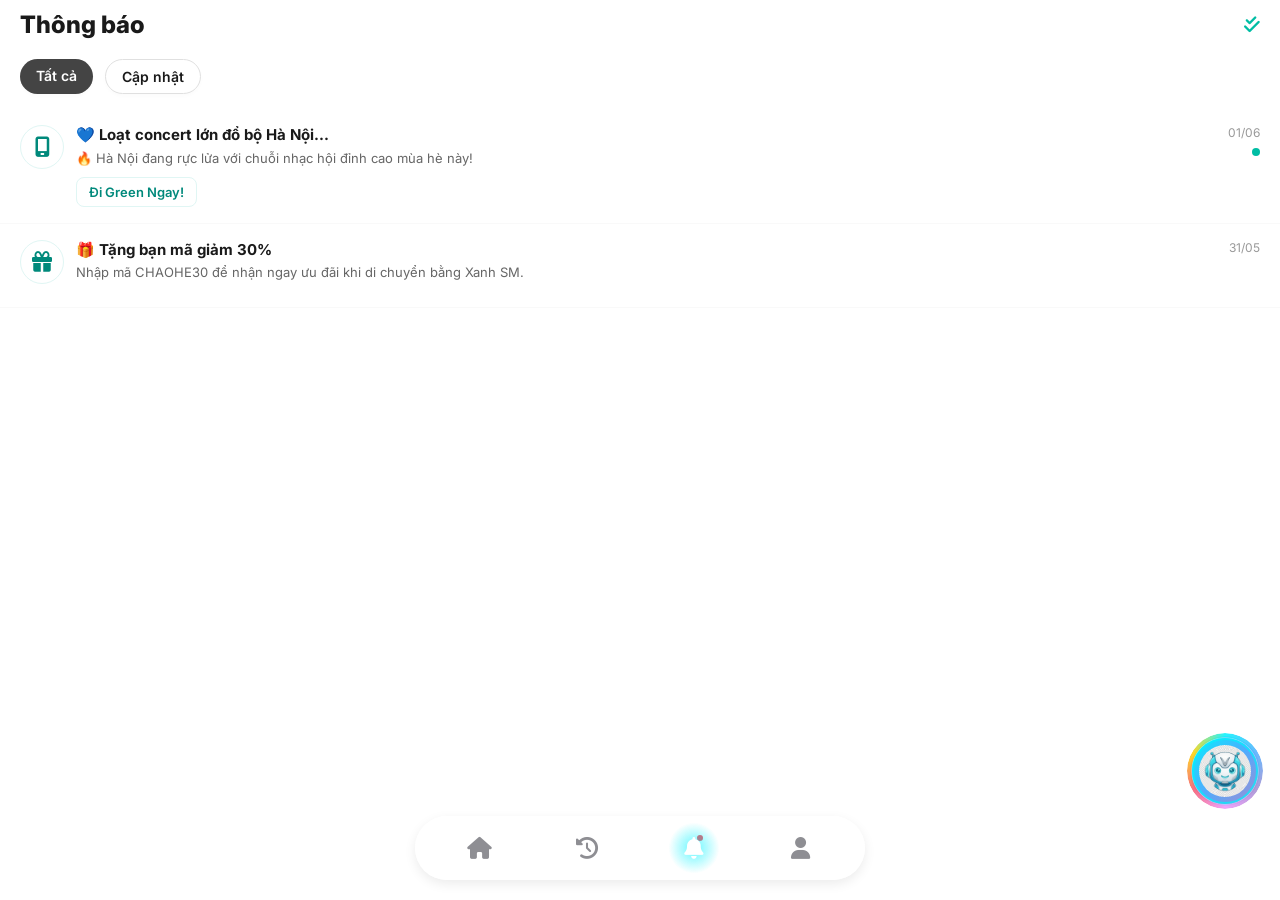
<file: notifications.html>
<!DOCTYPE html>
<html lang="vi">
<head>
    <meta charset="UTF-8">
    <meta name="viewport" content="width=device-width, initial-scale=1.0, maximum-scale=1.0, user-scalable=no, viewport-fit=cover">
    <title>Xanh SM - Thông báo</title>
    <link rel="stylesheet" href="style.css">
    <link rel="manifest" href="manifest.json">
    <meta name="theme-color" content="#ffffff">
    <link href="https://fonts.googleapis.com/css2?family=Inter:wght@400;500;600;700&display=swap" rel="stylesheet">
    <link rel="stylesheet" href="https://cdnjs.cloudflare.com/ajax/libs/font-awesome/6.4.0/css/all.min.css">
</head>
<body style="background-color: #ffffff;">

    <header class="top-header notification-top-header">
        <div class="activity-header">
            <h1>Thông báo</h1>
            <i class="fa-solid fa-check-double" style="color: #00bda4; font-size: 18px;"></i>
        </div>

        <div class="filter-tabs">
            <div class="filter-tab active">Tất cả</div>
            <div class="filter-tab outline">Cập nhật</div>
        </div>
    </header>

    <main class="content notification-content">
        
        <div class="notification-item unread">
            <div class="notification-icon-wrapper">
                <i class="fa-solid fa-mobile-screen" style="color: #00897b; font-size: 20px;"></i>
            </div>
            
            <div class="notification-body">
                <div class="notification-title">
                    💙 Loạt concert lớn đổ bộ Hà Nội...
                </div>
                <div class="notification-desc">
                    🔥 Hà Nội đang rực lửa với chuỗi nhạc hội đỉnh cao mùa hè này!
                </div>
                <button class="btn-green-outline">Đi Green Ngay!</button>
            </div>
            
            <div class="notification-meta">
                <span class="date">01/06</span>
                <span class="unread-dot"></span>
            </div>
        </div>

        <!-- Adding a second notification item to show how it looks without unread state -->
        <div class="notification-item">
            <div class="notification-icon-wrapper">
                <i class="fa-solid fa-gift" style="color: #00897b; font-size: 20px;"></i>
            </div>
            
            <div class="notification-body">
                <div class="notification-title">
                    🎁 Tặng bạn mã giảm 30%
                </div>
                <div class="notification-desc">
                    Nhập mã CHAOHE30 để nhận ngay ưu đãi khi di chuyển bằng Xanh SM.
                </div>
            </div>
            
            <div class="notification-meta">
                <span class="date">31/05</span>
            </div>
        </div>

        <div class="spacer"></div>
    </main>

    <!-- Bottom Navigation -->
    <nav class="bottom-nav">
        <div class="nav-container">
            <a href="index.html" class="nav-item">
                <i class="fa-solid fa-house"></i>
            </a>
            <a href="activity.html" class="nav-item">
                <i class="fa-solid fa-clock-rotate-left"></i>
            </a>
            <a href="notifications.html" class="nav-item active">
                <div class="badge-container">
                    <i class="fa-solid fa-bell"></i>
                    <span class="badge"></span>
                </div>
            </a>
            <a href="profile.html" class="nav-item">
                <i class="fa-solid fa-user"></i>
            </a>
        </div>
    </nav>

    <!-- AI Floating Button (outside nav to avoid fixed stacking context issue) -->
    <div class="right-circle-btn" id="ai-float-btn" onmouseenter="showAiGreeting()" onmouseleave="hideAiGreeting()" onclick="openAiModal()">
        <img src="assets/ai_icon_vinfast.png" alt="AI Assistant" style="width:52px;height:52px;object-fit:contain;border-radius:50%;">
    </div>

    <script src="app.js?v=13"></script>
</body>
</html>
</file>
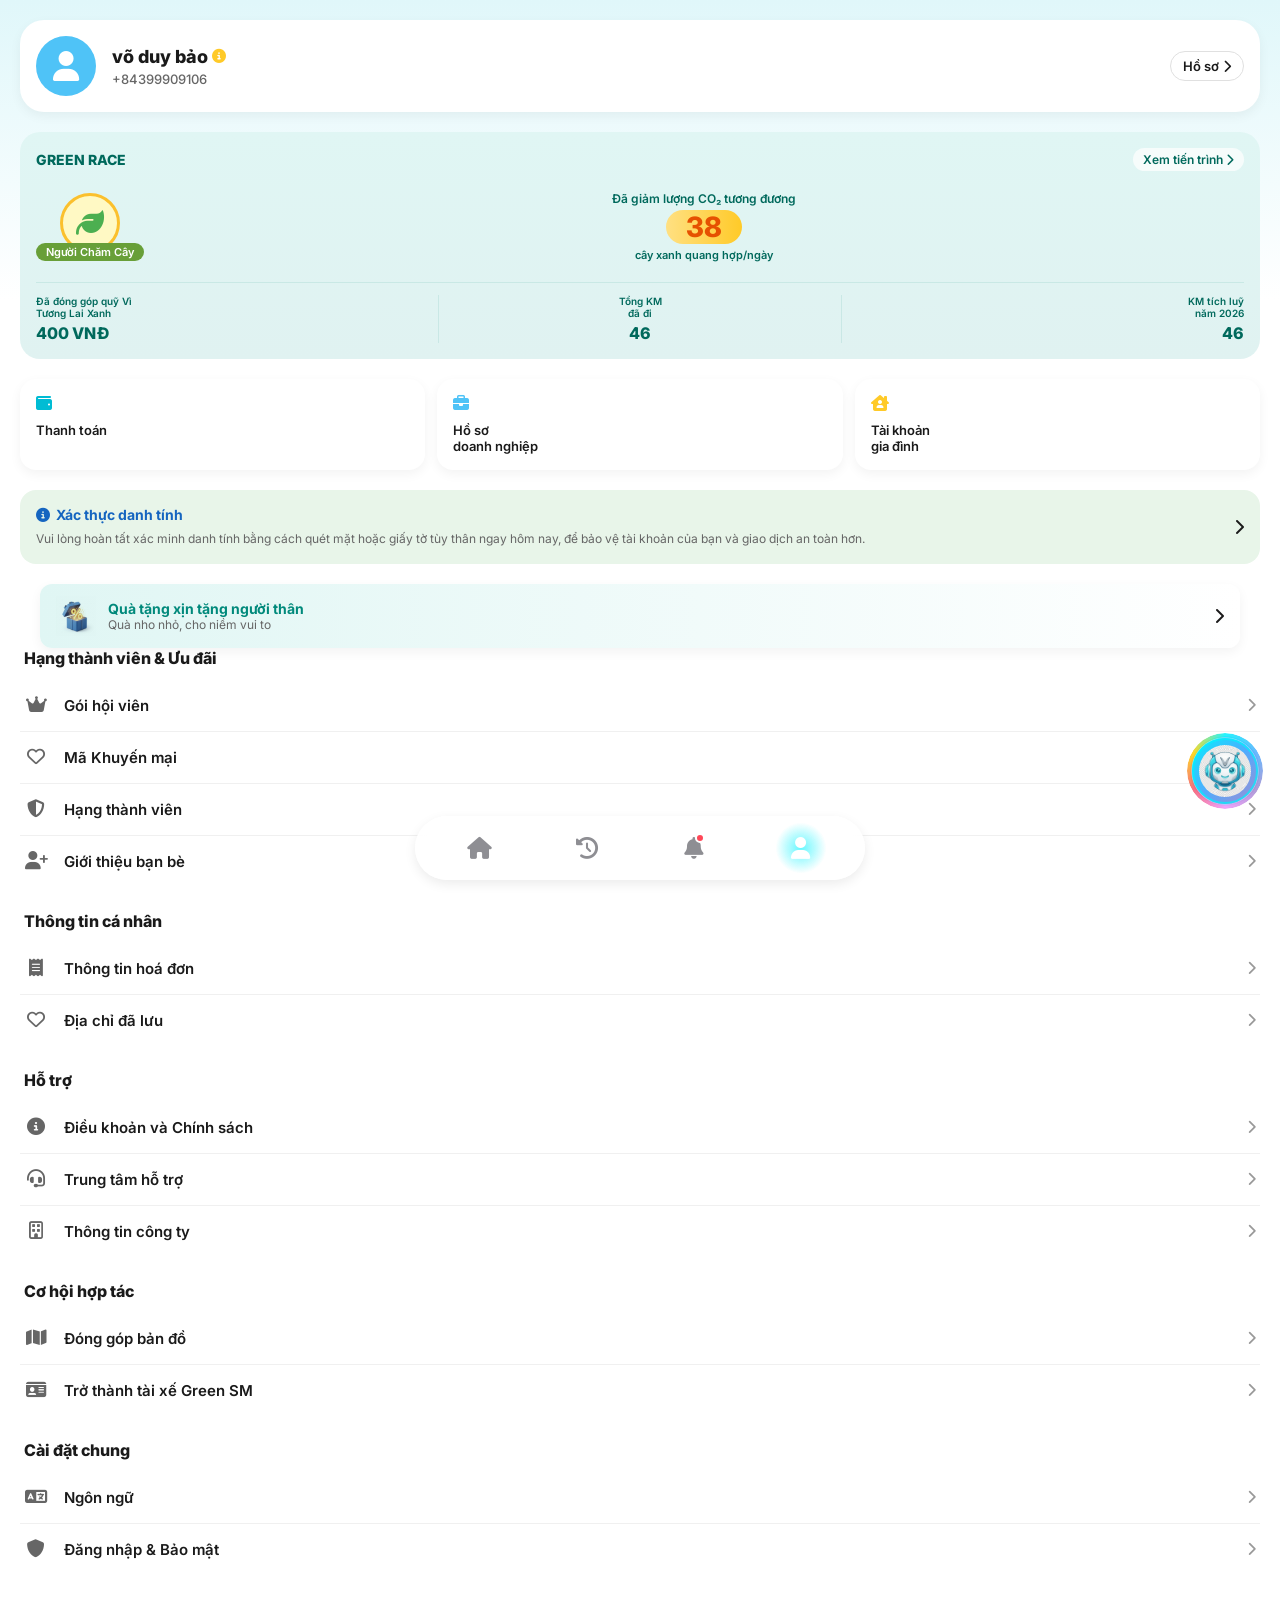
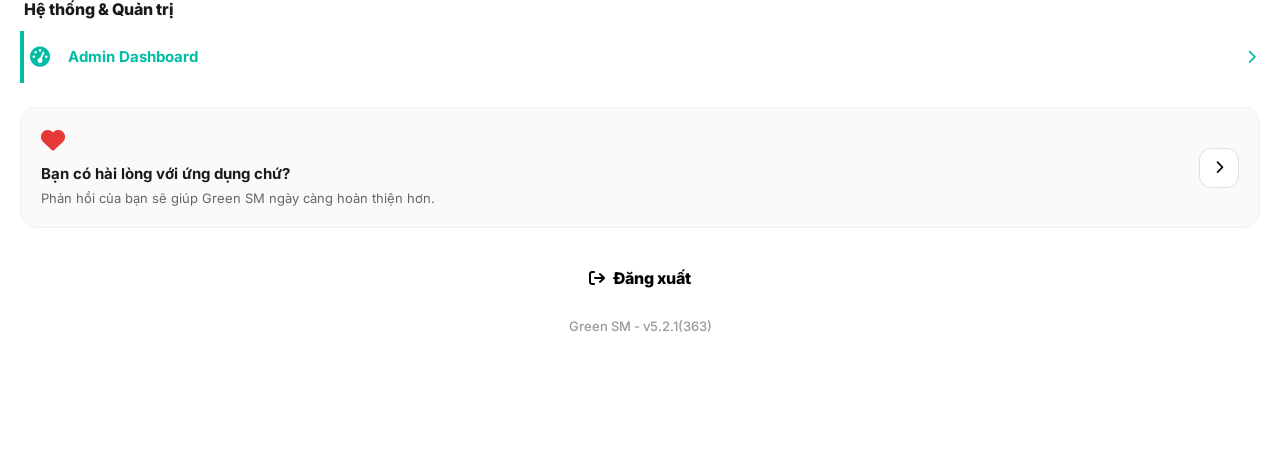
<file: profile.html>
<!DOCTYPE html>
<html lang="vi">
<head>
    <meta charset="UTF-8">
    <meta name="viewport" content="width=device-width, initial-scale=1.0, maximum-scale=1.0, user-scalable=no, viewport-fit=cover">
    <title>Xanh SM - Tài khoản</title>
    <link rel="stylesheet" href="style.css">
    <link rel="manifest" href="manifest.json">
    <meta name="theme-color" content="#f0f9fa">
    <link href="https://fonts.googleapis.com/css2?family=Inter:wght@400;500;600;700;800&display=swap" rel="stylesheet">
    <link rel="stylesheet" href="https://cdnjs.cloudflare.com/ajax/libs/font-awesome/6.4.0/css/all.min.css">
</head>
<body style="background: linear-gradient(180deg, #e0f7fa 0%, #ffffff 300px); min-height: 100vh;">

    <main class="content profile-content">
        
        <!-- Profile Header -->
        <div class="profile-header-card">
            <div class="avatar">
                <i class="fa-solid fa-user"></i>
            </div>
            <div class="profile-info">
                <h2>võ duy bảo <i class="fa-solid fa-circle-info" style="color: #ffca28; font-size: 14px; margin-left: 4px;"></i></h2>
                <p>+84399909106</p>
            </div>
            <button class="btn-profile-link">Hồ sơ <i class="fa-solid fa-chevron-right"></i></button>
        </div>

        <!-- Green Race Card -->
        <div class="green-race-card">
            <div class="green-race-header">
                <h3>GREEN RACE</h3>
                <a href="#">Xem tiến trình <i class="fa-solid fa-chevron-right"></i></a>
            </div>
            <div class="green-race-body">
                <div class="emblem-container">
                    <div class="emblem">
                        <i class="fa-solid fa-leaf"></i>
                    </div>
                    <span class="badge-title">Người Chăm Cây</span>
                </div>
                <div class="co2-stats">
                    <p class="co2-title">Đã giảm lượng CO₂ tương đương</p>
                    <div class="co2-number">38</div>
                    <p class="co2-unit">cây xanh quang hợp/ngày</p>
                </div>
            </div>
            <div class="green-race-footer">
                <div class="stat-col">
                    <p>Đã đóng góp quỹ Vì<br>Tương Lai Xanh</p>
                    <h4>400 VNĐ</h4>
                </div>
                <div class="stat-col center">
                    <p>Tổng KM<br>đã đi</p>
                    <h4>46</h4>
                </div>
                <div class="stat-col right">
                    <p>KM tích luỹ<br>năm 2026</p>
                    <h4>46</h4>
                </div>
            </div>
        </div>

        <!-- Quick Actions -->
        <div class="quick-actions-grid">
            <div class="quick-action-card">
                <i class="fa-solid fa-wallet" style="color: #00bcd4;"></i>
                <p>Thanh toán</p>
            </div>
            <div class="quick-action-card">
                <i class="fa-solid fa-briefcase" style="color: #4fc3f7;"></i>
                <p>Hồ sơ<br>doanh nghiệp</p>
            </div>
            <div class="quick-action-card">
                <i class="fa-solid fa-house-chimney-user" style="color: #ffca28;"></i>
                <p>Tài khoản<br>gia đình</p>
            </div>
        </div>

        <!-- Alert Box -->
        <div class="alert-box">
            <div class="alert-content">
                <h3><i class="fa-solid fa-circle-info"></i> Xác thực danh tính</h3>
                <p>Vui lòng hoàn tất xác minh danh tính bằng cách quét mặt hoặc giấy tờ tùy thân ngay hôm nay, để bảo vệ tài khoản của bạn và giao dịch an toàn hơn.</p>
            </div>
            <i class="fa-solid fa-chevron-right"></i>
        </div>

        <!-- Gift Banner (Reused) -->
        <div class="gift-banner profile-gift">
            <div class="gift-content">
                <img src="assets/gift_banner_icon_1780886058039.png" alt="Gift">
                <div class="gift-text">
                    <h3>Quà tặng xịn tặng người thân</h3>
                    <p>Quà nho nhỏ, cho niềm vui to</p>
                </div>
            </div>
            <i class="fa-solid fa-chevron-right"></i>
        </div>

        <!-- Menus -->
        <div class="menu-group">
            <div class="menu-title">Hạng thành viên & Ưu đãi</div>
            <div class="menu-list">
                <div class="menu-item">
                    <i class="fa-solid fa-crown menu-icon"></i>
                    <span>Gói hội viên</span>
                    <i class="fa-solid fa-chevron-right arrow-icon"></i>
                </div>
                <div class="menu-item">
                    <i class="fa-regular fa-heart menu-icon"></i>
                    <span>Mã Khuyến mại</span>
                    <i class="fa-solid fa-chevron-right arrow-icon"></i>
                </div>
                <div class="menu-item">
                    <i class="fa-solid fa-shield-halved menu-icon"></i>
                    <span>Hạng thành viên</span>
                    <i class="fa-solid fa-chevron-right arrow-icon"></i>
                </div>
                <div class="menu-item">
                    <i class="fa-solid fa-user-plus menu-icon"></i>
                    <span>Giới thiệu bạn bè</span>
                    <i class="fa-solid fa-chevron-right arrow-icon"></i>
                </div>
            </div>
        </div>

        <div class="menu-group">
            <div class="menu-title">Thông tin cá nhân</div>
            <div class="menu-list">
                <div class="menu-item">
                    <i class="fa-solid fa-receipt menu-icon"></i>
                    <span>Thông tin hoá đơn</span>
                    <i class="fa-solid fa-chevron-right arrow-icon"></i>
                </div>
                <div class="menu-item">
                    <i class="fa-regular fa-heart menu-icon"></i>
                    <span>Địa chỉ đã lưu</span>
                    <i class="fa-solid fa-chevron-right arrow-icon"></i>
                </div>
            </div>
        </div>

        <div class="menu-group">
            <div class="menu-title">Hỗ trợ</div>
            <div class="menu-list">
                <div class="menu-item">
                    <i class="fa-solid fa-circle-info menu-icon"></i>
                    <span>Điều khoản và Chính sách</span>
                    <i class="fa-solid fa-chevron-right arrow-icon"></i>
                </div>
                <div class="menu-item">
                    <i class="fa-solid fa-headset menu-icon"></i>
                    <span>Trung tâm hỗ trợ</span>
                    <i class="fa-solid fa-chevron-right arrow-icon"></i>
                </div>
                <div class="menu-item">
                    <i class="fa-regular fa-building menu-icon"></i>
                    <span>Thông tin công ty</span>
                    <i class="fa-solid fa-chevron-right arrow-icon"></i>
                </div>
            </div>
        </div>

        <div class="menu-group">
            <div class="menu-title">Cơ hội hợp tác</div>
            <div class="menu-list">
                <div class="menu-item">
                    <i class="fa-solid fa-map menu-icon"></i>
                    <span>Đóng góp bản đồ</span>
                    <i class="fa-solid fa-chevron-right arrow-icon"></i>
                </div>
                <div class="menu-item">
                    <i class="fa-solid fa-id-card menu-icon"></i>
                    <span>Trở thành tài xế Green SM</span>
                    <i class="fa-solid fa-chevron-right arrow-icon"></i>
                </div>
            </div>
        </div>

        <div class="menu-group">
            <div class="menu-title">Cài đặt chung</div>
            <div class="menu-list">
                <div class="menu-item">
                    <i class="fa-solid fa-language menu-icon"></i>
                    <span>Ngôn ngữ</span>
                    <i class="fa-solid fa-chevron-right arrow-icon"></i>
                </div>
                <div class="menu-item">
                    <i class="fa-solid fa-shield menu-icon"></i>
                    <span>Đăng nhập & Bảo mật</span>
                    <i class="fa-solid fa-chevron-right arrow-icon"></i>
                </div>
            </div>
        </div>

        <!-- Admin Control Panel Link -->
        <div class="menu-group" onclick="window.location.href='admin.html'" style="cursor: pointer;">
            <div class="menu-title">Hệ thống & Quản trị</div>
            <div class="menu-list">
                <div class="menu-item" style="border-left: 4px solid var(--primary-cyan);">
                    <i class="fa-solid fa-gauge-high menu-icon" style="color: var(--primary-cyan); font-size: 20px;"></i>
                    <span style="font-weight: 700; color: var(--primary-cyan);">Admin Dashboard</span>
                    <i class="fa-solid fa-chevron-right arrow-icon" style="color: var(--primary-cyan);"></i>
                </div>
            </div>
        </div>

        <!-- Feedback Box -->
        <div class="feedback-box">
            <div class="feedback-content">
                <i class="fa-solid fa-heart" style="color: #e53935; font-size: 24px; margin-bottom: 12px;"></i>
                <h4>Bạn có hài lòng với ứng dụng chứ?</h4>
                <p>Phản hồi của bạn sẽ giúp Green SM ngày càng hoàn thiện hơn.</p>
            </div>
            <button class="btn-arrow-box"><i class="fa-solid fa-chevron-right"></i></button>
        </div>

        <!-- Logout & Footer -->
        <div class="profile-footer">
            <button class="btn-logout" onclick="openModal()">
                <i class="fa-solid fa-arrow-right-from-bracket"></i> Đăng xuất
            </button>
            <p class="app-version">Green SM - v5.2.1(363)</p>
        </div>

        <div class="spacer"></div>
    </main>

    <!-- Bottom Navigation -->
    <nav class="bottom-nav">
        <div class="nav-container">
            <a href="index.html" class="nav-item">
                <i class="fa-solid fa-house"></i>
            </a>
            <a href="activity.html" class="nav-item">
                <i class="fa-solid fa-clock-rotate-left"></i>
            </a>
            <a href="notifications.html" class="nav-item">
                <div class="badge-container">
                    <i class="fa-solid fa-bell"></i>
                    <span class="badge"></span>
                </div>
            </a>
            <a href="profile.html" class="nav-item active">
                <i class="fa-solid fa-user"></i>
            </a>
        </div>
    </nav>

    <!-- AI Floating Button (outside nav to avoid fixed stacking context issue) -->
    <div class="right-circle-btn" id="ai-float-btn" onmouseenter="showAiGreeting()" onmouseleave="hideAiGreeting()" onclick="openAiModal()">
        <img src="assets/ai_icon_vinfast.png" alt="AI Assistant" style="width:52px;height:52px;object-fit:contain;border-radius:50%;">
    </div>

    <!-- Logout Modal -->
    <div id="logout-modal" class="modal-overlay">
        <div class="modal-dialog">
            <h3 class="modal-title">Đăng xuất</h3>
            <p class="modal-text">Bạn có chắc chắn muốn Đăng xuất?</p>
            <div class="modal-actions">
                <button class="btn-modal-cancel" onclick="closeModal()">Huỷ</button>
                <button class="btn-modal-confirm" onclick="window.location.href='login.html'">Xác nhận</button>
            </div>
        </div>
    </div>

    <script src="app.js?v=13"></script>
    <script>
        function openModal() {
            document.getElementById('logout-modal').classList.add('active');
        }
        function closeModal() {
            document.getElementById('logout-modal').classList.remove('active');
        }
    </script>
</body>
</html>
</file>
<file: style.css>
:root {
    --primary-cyan: #00bda4;
    --primary-cyan-light: #e0f6f4;
    --text-dark: #1a1a1a;
    --text-gray: #666666;
    --text-light: #999999;
    --bg-light: #f7f9fa;
    --white: #ffffff;
    --shadow-soft: 0 4px 12px rgba(0, 0, 0, 0.05);
    --shadow-medium: 0 8px 24px rgba(0, 0, 0, 0.08);
}

* {
    margin: 0;
    padding: 0;
    box-sizing: border-box;
    font-family: 'Inter', -apple-system, BlinkMacSystemFont, "Segoe UI", Roboto, sans-serif;
    -webkit-tap-highlight-color: transparent;
}

body {
    background-color: var(--bg-light);
    color: var(--text-dark);
    min-height: 100vh;
    overflow-x: hidden;
    position: relative;
}

/* Header Section */
.top-header {
    /* Using a subtle pattern for the map background */
    background: linear-gradient(rgba(255, 255, 255, 0.3), rgba(255, 255, 255, 1)),
        url('data:image/svg+xml;utf8,<svg width="100" height="100" xmlns="http://www.w3.org/2000/svg"><path d="M10 10 L 90 90 M 90 10 L 10 90" stroke="%23e0e0e0" stroke-width="1" fill="none" opacity="0.5"/></svg>');
    background-color: #e6ecef;
    padding: calc(10px + env(safe-area-inset-top)) 20px 20px;
    position: sticky;
    top: 0;
    z-index: 100;
}

.status-bar {
    display: flex;
    justify-content: space-between;
    align-items: center;
    font-size: 14px;
    font-weight: 600;
    margin-bottom: 20px;
}

.icons i {
    margin-left: 5px;
    font-size: 12px;
}

.search-container {
    width: 100%;
}

.search-bar {
    background: var(--white);
    border-radius: 24px;
    padding: 14px 20px;
    display: flex;
    align-items: center;
    box-shadow: var(--shadow-soft);
}

.search-bar i {
    color: var(--text-gray);
    font-size: 18px;
    margin-right: 12px;
}

.search-bar input {
    border: none;
    outline: none;
    width: 100%;
    font-size: 16px;
    color: var(--text-dark);
    font-weight: 500;
    background: transparent;
}

.search-bar input::placeholder {
    color: var(--text-light);
    font-weight: 500;
}

/* Main Content */
.content {
    padding: 0 0 100px 0;
}

.section {
    padding: 24px 0 0;
}

.section-header {
    display: flex;
    justify-content: space-between;
    align-items: center;
    padding: 0 20px;
    margin-bottom: 16px;
}

.section-header h2 {
    font-size: 18px;
    font-weight: 700;
    width: 85%;
    line-height: 1.3;
}

.section-header i {
    color: var(--text-gray);
}

.see-all {
    font-size: 14px;
    font-weight: 600;
    color: var(--text-dark);
    text-decoration: none;
    white-space: nowrap;
}

/* Horizontal Scroll */
.horizontal-scroll {
    display: flex;
    overflow-x: auto;
    padding: 0 20px 10px;
    gap: 16px;
    scrollbar-width: none;
    /* Firefox */
}

.horizontal-scroll::-webkit-scrollbar {
    display: none;
    /* Safari and Chrome */
}

/* Food Cards */
.food-card {
    min-width: 140px;
    max-width: 140px;
}

.image-wrapper {
    position: relative;
    border-radius: 16px;
    overflow: hidden;
    height: 140px;
    box-shadow: var(--shadow-soft);
    margin-bottom: 8px;
}

.image-wrapper img {
    width: 100%;
    height: 100%;
    object-fit: cover;
}

.rating {
    position: absolute;
    bottom: 8px;
    left: 8px;
    background: rgba(0, 0, 0, 0.6);
    color: #fff;
    padding: 4px 8px;
    border-radius: 12px;
    font-size: 12px;
    font-weight: 600;
    backdrop-filter: blur(4px);
    display: flex;
    align-items: center;
    gap: 4px;
}

.rating i {
    color: #FFC107;
    font-size: 10px;
}

.food-info h3 {
    font-size: 14px;
    font-weight: 600;
    margin-bottom: 4px;
    white-space: nowrap;
    overflow: hidden;
    text-overflow: ellipsis;
}

.cyan {
    color: var(--primary-cyan);
}

.food-info p {
    font-size: 12px;
    color: var(--text-gray);
    display: flex;
    align-items: center;
    gap: 4px;
}

/* Quick Actions */
.quick-actions {
    margin-top: 10px;
    margin-bottom: 10px;
}

.chip {
    background: var(--white);
    border: 1px solid #eaeaea;
    border-radius: 20px;
    padding: 8px 16px;
    font-size: 14px;
    font-weight: 600;
    color: var(--text-dark);
    white-space: nowrap;
    box-shadow: 0 2px 5px rgba(0, 0, 0, 0.02);
}

/* Main Banners */
.main-banners {
    display: flex;
    gap: 16px;
    padding: 16px 20px;
}

.banner {
    flex: 1;
    border-radius: 20px;
    padding: 16px;
    position: relative;
    height: 110px;
    overflow: hidden;
    box-shadow: var(--shadow-soft);
}

.banner-text h2 {
    font-size: 16px;
    font-weight: 700;
    margin-bottom: 4px;
}

.banner-cyan {
    background: linear-gradient(135deg, #e0ffff 0%, #b2f5eb 100%);
}

.banner-orange {
    background: linear-gradient(135deg, #fff0e6 0%, #ffe0cc 100%);
}

.banner-img {
    position: absolute;
    bottom: -10px;
    right: -10px;
    height: 100px;
    object-fit: contain;
    mix-blend-mode: multiply;
}

.banner-car {
    right: -15px;
    height: 110px;
}

/* Services Grid */
.services-grid {
    display: grid;
    grid-template-columns: repeat(4, 1fr);
    gap: 16px 8px;
    padding: 0 20px;
}

.service-item {
    display: flex;
    flex-direction: column;
    align-items: center;
    text-align: center;
    gap: 8px;
}

.service-icon {
    width: 60px;
    height: 60px;
    background: var(--white);
    border-radius: 20px;
    display: flex;
    align-items: center;
    justify-content: center;
    box-shadow: var(--shadow-soft);
    padding: 10px;
}

.service-icon img {
    width: 100%;
    height: 100%;
    object-fit: contain;
}

.service-item span {
    font-size: 13px;
    font-weight: 500;
    line-height: 1.2;
}

/* Bottom Navigation */
.bottom-nav {
    position: fixed;
    bottom: calc(20px + env(safe-area-inset-bottom));
    left: 50%;
    transform: translateX(-50%);
    width: calc(100% - 40px);
    max-width: 450px;
    height: 64px;
    display: flex;
    align-items: center;
    justify-content: center;
    z-index: 1000;
}

.nav-container {
    background: rgba(255, 255, 255, 0.85);
    backdrop-filter: blur(16px);
    -webkit-backdrop-filter: blur(16px);
    border-radius: 40px;
    box-shadow: 0 4px 12px rgba(0, 0, 0, 0.08);
    display: flex;
    flex: 1;
    justify-content: space-around;
    align-items: center;
    height: 100%;
    padding: 0 10px;
    border: 1px solid rgba(255, 255, 255, 0.6);
}

.nav-item {
    color: #8e8e93;
    font-size: 22px;
    text-decoration: none;
    position: relative;
    padding: 10px;
    display: flex;
    align-items: center;
    justify-content: center;
    width: 48px;
    height: 48px;
}

.nav-item.active {
    color: #ffffff;
}

.nav-item.active i {
    position: relative;
    z-index: 2;
}

.nav-item.active::before {
    content: '';
    position: absolute;
    top: 50%;
    left: 50%;
    transform: translate(-50%, -50%);
    width: 60px;
    height: 60px;
    background: radial-gradient(circle, rgba(0, 242, 254, 0.6) 0%, transparent 60%);
    border-radius: 50%;
    z-index: 1;
}

.icon-bg {
    display: contents;
    /* Fallback for old icon-bg usage */
}

.badge-container {
    position: relative;
}

.badge {
    position: absolute;
    top: -2px;
    right: -2px;
    width: 10px;
    height: 10px;
    background: #ff4757;
    border-radius: 50%;
    border: 2px solid var(--white);
}

/* =============================================
   AI Floating Button — Premium Effects
   ============================================= */
.right-circle-btn {
    position: fixed;
    right: 20px;
    bottom: calc(94px + env(safe-area-inset-bottom));
    /* 20px nav-bottom + 64px nav-height + 10px gap */
    width: 70px;
    height: 70px;
    background: linear-gradient(135deg, #00f2fe 0%, #4facfe 50%, #a18cd1 100%);
    border-radius: 50%;
    display: flex;
    align-items: center;
    justify-content: center;
    border: 2px solid rgba(255, 255, 255, 0.5);
    flex-shrink: 0;
    cursor: pointer;
    z-index: 10001;
    /* Float up-down bob */
    animation: aiFloat 3s ease-in-out infinite;
    transition: transform 0.18s ease, box-shadow 0.18s ease;
    /* Ensure pseudo-elements work */
    isolation: isolate;
}

/* Spinning rainbow halo ring */
.right-circle-btn::before {
    content: '';
    position: absolute;
    inset: -5px;
    border-radius: 50%;
    background: conic-gradient(from 0deg,
            #00f2fe, #4facfe, #a18cd1, #f093fb,
            #f5576c, #ffd200, #00f2fe);
    animation: aiSpin 3s linear infinite;
    z-index: -1;
    opacity: 0.85;
}

/* Mask the center so only the ring shows */
.right-circle-btn::before {
    -webkit-mask: radial-gradient(farthest-side, transparent calc(100% - 5px), #000 calc(100% - 4px));
    mask: radial-gradient(farthest-side, transparent calc(100% - 5px), #000 calc(100% - 4px));
}

/* Ripple pulse ring that expands outward */
.right-circle-btn::after {
    content: '';
    position: absolute;
    inset: 0;
    border-radius: 50%;
    background: transparent;
    border: 2px solid rgba(0, 242, 254, 0.7);
    animation: aiRipple 2s ease-out infinite;
    z-index: -1;
}

.right-circle-btn:hover {
    transform: scale(1.15);
    box-shadow: 0 8px 32px rgba(0, 188, 212, 0.7), 0 0 0 10px rgba(0, 188, 212, 0.12);
    animation: none;
    /* pause float on hover */
}

.right-circle-btn:hover::before {
    animation: aiSpin 1s linear infinite;
    /* spin faster on hover */
}

.right-circle-btn:active {
    transform: scale(0.92);
}

.right-circle-btn img {
    width: 40px;
    height: 40px;
    object-fit: contain;
    border-radius: 50%;
    pointer-events: none;
    user-select: none;
    /* Subtle breathe scale on the image */
    animation: aiBreathe 3s ease-in-out infinite;
    position: relative;
    z-index: 1;
}

/* Float bob animation */
@keyframes aiFloat {

    0%,
    100% {
        transform: translateY(0px);
        box-shadow: 0 6px 24px rgba(0, 188, 212, 0.5), 0 0 0 0 rgba(0, 188, 212, 0);
    }

    50% {
        transform: translateY(-6px);
        box-shadow: 0 12px 32px rgba(79, 172, 254, 0.7), 0 0 0 6px rgba(0, 188, 212, 0.12);
    }
}

/* Spinning halo */
@keyframes aiSpin {
    from {
        transform: rotate(0deg);
    }

    to {
        transform: rotate(360deg);
    }
}

/* Expanding ripple ring */
@keyframes aiRipple {
    0% {
        inset: 0;
        opacity: 0.8;
    }

    100% {
        inset: -18px;
        opacity: 0;
    }
}

/* Image breathe */
@keyframes aiBreathe {

    0%,
    100% {
        transform: scale(1);
    }

    50% {
        transform: scale(1.08);
    }
}

.floating-btn img {
    width: 50px;
    height: 50px;
    object-fit: contain;
}

/* Top Services */
.top-services {
    margin-top: 10px;
    margin-bottom: 10px;
}

.top-service-item {
    display: flex;
    flex-direction: column;
    align-items: center;
    text-align: center;
    min-width: 80px;
    gap: 6px;
}

.top-service-item .service-icon {
    width: 54px;
    height: 54px;
    border-radius: 16px;
    box-shadow: none;
    border: 1px solid #f0f0f0;
    display: flex;
    align-items: center;
    justify-content: center;
}

.top-service-item span {
    font-size: 12px;
    font-weight: 500;
    line-height: 1.2;
}

/* Promo Carousel */
.promo-carousel {
    display: flex;
    flex-direction: column;
    align-items: center;
}

.carousel-container {
    width: 100%;
}

.promo-banner {
    width: 90vw;
    height: 130px;
    border-radius: 16px;
    box-shadow: var(--shadow-soft);
    object-fit: cover;
    object-position: center 30%;
}

.pagination {
    display: flex;
    gap: 6px;
    margin-top: 10px;
}

.dot {
    width: 6px;
    height: 6px;
    background-color: #d0d0d0;
    border-radius: 50%;
}

.dot.active {
    width: 16px;
    border-radius: 4px;
    background-color: var(--primary-cyan);
}

/* Food Cards Enhancements */
.food-stats {
    display: flex;
    gap: 8px;
    font-size: 11px;
    color: var(--text-gray);
    margin-bottom: 6px;
}

.food-stats span {
    display: flex;
    align-items: center;
    gap: 4px;
}

.food-tags {
    display: flex;
    gap: 6px;
    flex-wrap: wrap;
}

.tag {
    font-size: 10px;
    padding: 2px 6px;
    border-radius: 4px;
    font-weight: 600;
    display: flex;
    align-items: center;
    gap: 4px;
}

.tag-orange {
    color: #ff9800;
    background: #fff3e0;
    border: 1px solid #ffe0b2;
}

.tag-blue {
    color: #2196F3;
    background: #e3f2fd;
    border: 1px solid #bbdefb;
}

/* Gift Banner */
.gift-banner {
    background: linear-gradient(90deg, #e0f6f4 0%, #ffffff 100%);
    border-radius: 12px;
    padding: 12px 16px;
    margin: 0 20px;
    display: flex;
    justify-content: space-between;
    align-items: center;
    box-shadow: var(--shadow-soft);
}

.gift-content {
    display: flex;
    align-items: center;
    gap: 12px;
}

.gift-content img {
    width: 40px;
    height: 40px;
    mix-blend-mode: multiply;
}

.gift-text h3 {
    font-size: 14px;
    font-weight: 700;
    color: #00897b;
}

.gift-text p {
    font-size: 12px;
    color: var(--text-gray);
}

/* Membership Packages */
.membership-card {
    min-width: 200px;
    background: var(--white);
    border-radius: 12px;
    overflow: hidden;
    box-shadow: var(--shadow-soft);
    border: 1px solid #f0f0f0;
}

.profile-header {
    background: linear-gradient(135deg, #e0f6f4 0%, #ffffff 100%);
    padding: calc(20px + env(safe-area-inset-top)) 20px 20px;
    position: sticky;
    top: 0;
    z-index: 100;
}

.membership-header {
    background: linear-gradient(135deg, #00bda4 0%, #00897b 100%);
    padding: 12px;
    position: relative;
    height: 90px;
    color: white;
}

.membership-badge {
    background: rgba(255, 255, 255, 0.2);
    padding: 2px 6px;
    border-radius: 10px;
    font-size: 9px;
    font-weight: 600;
}

.membership-header h3 {
    font-size: 14px;
    font-weight: 800;
    margin-top: 4px;
    line-height: 1.2;
}

.membership-img {
    position: absolute;
    bottom: -5px;
    right: -5px;
    width: 70px;
    mix-blend-mode: multiply;
}

.membership-body {
    padding: 12px;
}

.savings {
    font-size: 11px;
    color: var(--primary-cyan);
    font-weight: 600;
    margin-bottom: 4px;
}

.membership-body h4 {
    font-size: 13px;
    font-weight: 700;
    margin-bottom: 8px;
}

.price {
    font-size: 14px;
    font-weight: 800;
}

.price span {
    font-size: 11px;
    font-weight: 500;
    color: var(--text-gray);
}

.trial {
    font-size: 11px;
    color: #4CAF50;
    font-weight: 600;
    margin-top: 4px;
}

/* Offers Cards */
.offer-card {
    min-width: 160px;
}

.offer-card img {
    width: 100%;
    height: 160px;
    object-fit: cover;
    border-radius: 16px;
    box-shadow: var(--shadow-soft);
    margin-bottom: 8px;
}

.offer-card h3 {
    font-size: 14px;
    font-weight: 700;
    margin-bottom: 4px;
}

.offer-card p {
    font-size: 13px;
    font-weight: 600;
    line-height: 1.3;
}

.banner-style {
    min-width: 220px;
}

.banner-style img {
    height: 120px;
}

/* --- ACTIVITY SCREEN STYLES --- */
.activity-top-header {
    background: var(--bg-light);
    padding: calc(10px + env(safe-area-inset-top)) 20px 0;
}

.activity-header {
    display: flex;
    justify-content: space-between;
    align-items: center;
    margin-bottom: 20px;
}

.activity-header h1 {
    font-size: 24px;
    font-weight: 800;
}

.search-icon {
    font-size: 20px;
    color: var(--text-dark);
}

.filter-tabs {
    display: flex;
    gap: 12px;
    margin-bottom: 10px;
    padding-bottom: 5px;
    overflow-x: auto;
    scrollbar-width: none;
}

.filter-tabs::-webkit-scrollbar {
    display: none;
}

.filter-tab {
    padding: 8px 16px;
    border-radius: 20px;
    background: var(--white);
    color: var(--text-dark);
    font-weight: 600;
    font-size: 14px;
    white-space: nowrap;
    box-shadow: 0 2px 4px rgba(0, 0, 0, 0.02);
    border: 1px solid #f0f0f0;
}

.filter-tab.active {
    background: #444;
    color: var(--white);
    border: none;
}

.activity-content {
    padding: 0 20px 100px;
}

.date-divider {
    font-size: 12px;
    color: var(--text-gray);
    font-weight: 500;
    margin: 16px 0 12px;
}

.activity-card {
    background: var(--white);
    border-radius: 16px;
    padding: 16px;
    margin-bottom: 12px;
    box-shadow: var(--shadow-soft);
}

.activity-card-header {
    display: flex;
    justify-content: space-between;
    align-items: center;
    margin-bottom: 16px;
}

.service-name {
    font-size: 14px;
    color: var(--text-gray);
    font-weight: 500;
}

.status.success {
    font-size: 14px;
    color: #00897b;
    font-weight: 600;
}

.activity-card-body {
    display: flex;
    justify-content: space-between;
    align-items: center;
    margin-bottom: 16px;
}

.locations {
    flex: 1;
    display: flex;
    flex-direction: column;
    gap: 12px;
    padding-right: 16px;
}

.location-item {
    display: flex;
    align-items: center;
    gap: 12px;
}

.location-item i {
    width: 16px;
    text-align: center;
}

.truncate {
    font-size: 14px;
    font-weight: 600;
    white-space: nowrap;
    overflow: hidden;
    text-overflow: ellipsis;
    max-width: 220px;
}

.vehicle-icon {
    width: 48px;
    height: 48px;
    background: #e0f6f4;
    border-radius: 50%;
    display: flex;
    justify-content: center;
    align-items: center;
    flex-shrink: 0;
}

.vehicle-icon img {
    width: 32px;
    height: 32px;
    object-fit: contain;
}

.activity-card-footer {
    display: flex;
    justify-content: space-between;
    align-items: center;
    border-top: 1px solid #f0f0f0;
    padding-top: 16px;
}

.activity-card-footer .price {
    font-size: 16px;
    font-weight: 700;
}

.actions {
    display: flex;
    gap: 8px;
}

.btn-outline,
.btn-cyan {
    padding: 6px 16px;
    border-radius: 8px;
    font-size: 13px;
    font-weight: 600;
    cursor: pointer;
}

.btn-outline {
    background: transparent;
    border: 1px solid #e0e0e0;
    color: var(--text-dark);
}

.btn-cyan {
    background: #e0f6f4;
    border: 1px solid transparent;
    color: #00897b;
}

/* --- NOTIFICATIONS SCREEN STYLES --- */
.notification-top-header {
    background: var(--white);
    padding: 10px 20px 0;
    position: sticky;
    top: 0;
    z-index: 100;
}

.filter-tab.outline {
    background: transparent;
    border: 1px solid #e0e0e0;
    color: var(--text-dark);
}

.notification-content {
    background: var(--white);
    padding: 0 0 100px;
}

.notification-item {
    display: flex;
    padding: 16px 20px;
    border-bottom: 1px solid #f9f9f9;
    gap: 12px;
}

.notification-icon-wrapper {
    width: 44px;
    height: 44px;
    border-radius: 50%;
    border: 1px solid #e0f6f4;
    display: flex;
    align-items: center;
    justify-content: center;
    flex-shrink: 0;
    position: relative;
}

.notification-body {
    flex: 1;
}

.notification-title {
    font-size: 15px;
    font-weight: 700;
    color: var(--text-dark);
    margin-bottom: 4px;
    line-height: 1.3;
}

.notification-desc {
    font-size: 13px;
    color: var(--text-gray);
    line-height: 1.4;
    margin-bottom: 10px;
}

.btn-green-outline {
    background: transparent;
    border: 1px solid #e0f6f4;
    color: #00897b;
    padding: 6px 12px;
    border-radius: 8px;
    font-size: 13px;
    font-weight: 600;
    cursor: pointer;
}

.notification-meta {
    display: flex;
    flex-direction: column;
    align-items: flex-end;
    gap: 8px;
    flex-shrink: 0;
    min-width: 40px;
}

.notification-meta .date {
    font-size: 12px;
    color: var(--text-light);
}

.unread-dot {
    width: 8px;
    height: 8px;
    background-color: var(--primary-cyan);
    border-radius: 50%;
}

/* --- PROFILE SCREEN STYLES --- */
.profile-top-header {
    background: transparent;
    padding: 10px 20px 0;
    position: sticky;
    top: 0;
    z-index: 100;
}

.profile-content {
    padding: 20px 20px 100px;
}

/* Profile Header Card */
.profile-header-card {
    display: flex;
    align-items: center;
    background: var(--white);
    border-radius: 24px;
    padding: 16px;
    margin-bottom: 20px;
    box-shadow: var(--shadow-soft);
}

.avatar {
    width: 60px;
    height: 60px;
    background: #4fc3f7;
    border-radius: 50%;
    display: flex;
    justify-content: center;
    align-items: center;
    color: var(--white);
    font-size: 30px;
    margin-right: 16px;
}

.profile-info {
    flex: 1;
}

.profile-info h2 {
    font-size: 18px;
    font-weight: 800;
    margin-bottom: 4px;
    display: flex;
    align-items: center;
}

.profile-info p {
    font-size: 13px;
    color: var(--text-gray);
    font-weight: 500;
}

.btn-profile-link {
    background: transparent;
    border: 1px solid #e0e0e0;
    padding: 6px 12px;
    border-radius: 20px;
    font-size: 13px;
    font-weight: 600;
    display: flex;
    align-items: center;
    gap: 4px;
    color: var(--text-dark);
}

/* Green Race Card */
.green-race-card {
    background: linear-gradient(180deg, #e0f6f4 0%, #e0f2f1 100%);
    border-radius: 20px;
    padding: 16px;
    margin-bottom: 20px;
}

.green-race-header {
    display: flex;
    justify-content: space-between;
    align-items: center;
    margin-bottom: 20px;
}

.green-race-header h3 {
    font-size: 14px;
    font-weight: 800;
    color: #00695c;
}

.green-race-header a {
    background: rgba(255, 255, 255, 0.7);
    padding: 4px 10px;
    border-radius: 12px;
    font-size: 12px;
    font-weight: 600;
    color: #00695c;
    text-decoration: none;
}

.green-race-body {
    display: flex;
    align-items: center;
    gap: 20px;
    margin-bottom: 20px;
}

.emblem-container {
    display: flex;
    flex-direction: column;
    align-items: center;
}

.emblem {
    width: 60px;
    height: 60px;
    background: #fff9c4;
    border: 3px solid #fbc02d;
    border-radius: 50%;
    display: flex;
    justify-content: center;
    align-items: center;
    color: #4CAF50;
    font-size: 28px;
    margin-bottom: -10px;
    z-index: 1;
}

.badge-title {
    background: #689f38;
    color: var(--white);
    padding: 2px 10px;
    border-radius: 10px;
    font-size: 11px;
    font-weight: 600;
    z-index: 2;
}

.co2-stats {
    flex: 1;
    text-align: center;
}

.co2-title {
    font-size: 12px;
    color: #00695c;
    font-weight: 600;
    margin-bottom: 4px;
}

.co2-number {
    font-size: 28px;
    font-weight: 800;
    color: #e65100;
    background: linear-gradient(90deg, #ffe082 0%, #ffca28 100%);
    display: inline-block;
    padding: 0 20px;
    border-radius: 20px;
    margin-bottom: 4px;
}

.co2-unit {
    font-size: 11px;
    color: #00695c;
    font-weight: 600;
}

.green-race-footer {
    display: flex;
    justify-content: space-between;
    border-top: 1px solid rgba(0, 137, 123, 0.1);
    padding-top: 12px;
}

.stat-col {
    flex: 1;
}

.stat-col.center {
    text-align: center;
    border-left: 1px solid rgba(0, 137, 123, 0.1);
    border-right: 1px solid rgba(0, 137, 123, 0.1);
}

.stat-col.right {
    text-align: right;
}

.stat-col p {
    font-size: 10px;
    color: #00695c;
    font-weight: 600;
    line-height: 1.2;
    margin-bottom: 4px;
}

.stat-col h4 {
    font-size: 16px;
    font-weight: 800;
    color: #00695c;
}

/* Quick Actions Grid */
.quick-actions-grid {
    display: grid;
    grid-template-columns: repeat(3, 1fr);
    gap: 12px;
    margin-bottom: 20px;
}

.quick-action-card {
    background: var(--white);
    border-radius: 16px;
    padding: 16px;
    display: flex;
    flex-direction: column;
    align-items: flex-start;
    box-shadow: var(--shadow-soft);
}

.quick-action-card i {
    margin-bottom: 12px;
}

.quick-action-card p {
    font-size: 13px;
    font-weight: 600;
    line-height: 1.2;
}

/* Alert Box */
.alert-box {
    background: #e8f5e9;
    border-radius: 16px;
    padding: 16px;
    display: flex;
    align-items: center;
    margin-bottom: 20px;
}

.alert-content {
    flex: 1;
    padding-right: 16px;
}

.alert-content h3 {
    font-size: 14px;
    font-weight: 700;
    color: #1565c0;
    margin-bottom: 8px;
    display: flex;
    align-items: center;
    gap: 6px;
}

.alert-content p {
    font-size: 12px;
    color: var(--text-gray);
    line-height: 1.4;
}

/* Menus */
.menu-group {
    margin-bottom: 24px;
}

.menu-title {
    font-size: 16px;
    font-weight: 800;
    margin-bottom: 12px;
    padding-left: 4px;
}

.menu-list {
    background: transparent;
}

.menu-item {
    display: flex;
    align-items: center;
    padding: 16px 4px;
    border-bottom: 1px solid #f0f0f0;
}

.menu-item:last-child {
    border-bottom: none;
}

.menu-icon {
    width: 24px;
    font-size: 18px;
    color: var(--text-gray);
    margin-right: 16px;
    text-align: center;
}

.menu-item span {
    flex: 1;
    font-size: 15px;
    font-weight: 600;
}

.arrow-icon {
    color: var(--text-light);
    font-size: 14px;
}

/* Feedback Box */
.feedback-box {
    background: #fafafa;
    border-radius: 16px;
    padding: 20px;
    display: flex;
    align-items: center;
    margin-bottom: 40px;
    border: 1px solid #f0f0f0;
}

.feedback-content {
    flex: 1;
}

.feedback-content h4 {
    font-size: 15px;
    font-weight: 700;
    margin-bottom: 6px;
}

.feedback-content p {
    font-size: 13px;
    color: var(--text-gray);
    line-height: 1.4;
}

.btn-arrow-box {
    width: 40px;
    height: 40px;
    background: var(--white);
    border: 1px solid #e0e0e0;
    border-radius: 12px;
    display: flex;
    justify-content: center;
    align-items: center;
    cursor: pointer;
}

/* Profile Footer */
.profile-footer {
    display: flex;
    flex-direction: column;
    align-items: center;
    padding-bottom: 20px;
}

.btn-logout {
    background: transparent;
    border: none;
    font-size: 16px;
    font-weight: 800;
    display: flex;
    align-items: center;
    gap: 8px;
    margin-bottom: 30px;
    cursor: pointer;
}

.app-version {
    font-size: 13px;
    color: var(--text-light);
    font-weight: 500;
    margin-bottom: 16px;
}

.legal-badges {
    display: flex;
    gap: 12px;
}

.legal-badges img {
    height: 36px;
    object-fit: contain;
}

/* --- MODAL STYLES --- */
.modal-overlay {
    position: fixed;
    top: 0;
    left: 0;
    right: 0;
    bottom: 0;
    background: rgba(0, 0, 0, 0.4);
    display: flex;
    justify-content: center;
    align-items: center;
    z-index: 2000;
    opacity: 0;
    pointer-events: none;
    transition: opacity 0.3s ease;
}

.modal-overlay.active {
    opacity: 1;
    pointer-events: auto;
}

.modal-dialog {
    background: var(--white);
    border-radius: 24px;
    padding: 24px;
    width: 80%;
    max-width: 320px;
    text-align: center;
    transform: translateY(20px);
    transition: transform 0.3s ease;
}

.modal-overlay.active .modal-dialog {
    transform: translateY(0);
}

.modal-title {
    font-size: 18px;
    font-weight: 800;
    margin-bottom: 8px;
}

.modal-text {
    font-size: 14px;
    color: var(--text-gray);
    margin-bottom: 24px;
}

.modal-actions {
    display: flex;
    gap: 12px;
}

.btn-modal-cancel,
.btn-modal-confirm {
    flex: 1;
    padding: 12px 0;
    border-radius: 24px;
    font-size: 14px;
    font-weight: 700;
    cursor: pointer;
}

.btn-modal-cancel {
    background: transparent;
    border: 1px solid #00bda4;
    color: #00bda4;
}

.btn-modal-confirm {
    background: #2dd4bf;
    border: none;
    color: var(--white);
}

/* --- LOGIN SCREEN STYLES --- */
.login-container {
    display: flex;
    flex-direction: column;
    min-height: 100vh;
    background: var(--white);
    position: relative;
}

.language-selector {
    display: flex;
    justify-content: flex-end;
    padding: 20px 20px 0;
    z-index: 10;
}

.btn-lang {
    background: var(--white);
    border: 1px solid #e0e0e0;
    padding: 6px 12px;
    border-radius: 20px;
    font-size: 13px;
    font-weight: 600;
    display: flex;
    align-items: center;
    gap: 6px;
    box-shadow: 0 2px 5px rgba(0, 0, 0, 0.05);
}

.btn-lang img {
    width: 20px;
    height: 14px;
    border-radius: 2px;
}

.login-hero {
    position: relative;
    height: 320px;
    display: flex;
    flex-direction: column;
    justify-content: flex-end;
    padding: 0 24px;
    margin-bottom: 24px;
}

.hero-circle {
    position: absolute;
    border: 1px solid rgba(0, 189, 164, 0.1);
    border-radius: 50%;
    z-index: 0;
}

.hero-circle-1 {
    width: 300px;
    height: 300px;
    top: -50px;
    left: -100px;
}

.hero-circle-2 {
    width: 400px;
    height: 400px;
    top: 20px;
    right: -150px;
}

.floating-item {
    position: absolute;
    z-index: 1;
    mix-blend-mode: multiply;
}

.floating-car {
    width: 140px;
    top: 40px;
    left: 50%;
    transform: translateX(-50%);
}

.floating-scooter {
    width: 90px;
    top: 100px;
    left: 10px;
}

.floating-food {
    width: 120px;
    top: 150px;
    right: 10px;
}

.login-title {
    font-size: 28px;
    font-weight: 800;
    color: #26c6da;
    line-height: 1.2;
    margin-bottom: 12px;
    z-index: 2;
}

.login-subtitle {
    font-size: 14px;
    color: var(--text-gray);
    line-height: 1.4;
    z-index: 2;
}

.login-form {
    padding: 0 24px;
    margin-bottom: 24px;
}

.phone-input-group {
    display: flex;
    align-items: center;
    border: 1px solid #e0e0e0;
    border-radius: 12px;
    padding: 4px;
    margin-bottom: 24px;
}

.country-code {
    display: flex;
    align-items: center;
    gap: 8px;
    padding: 12px 16px;
    font-size: 15px;
    font-weight: 600;
    border-right: 1px solid #e0e0e0;
}

.country-code img {
    width: 24px;
    height: 16px;
    border-radius: 2px;
}

.phone-input {
    flex: 1;
    border: none;
    padding: 12px 16px;
    font-size: 16px;
    outline: none;
    background: transparent;
}

.btn-primary {
    width: 100%;
    padding: 16px;
    border-radius: 12px;
    font-size: 16px;
    font-weight: 700;
    border: none;
    cursor: pointer;
    transition: all 0.3s;
    background-color: #31d1c4;
    /* Bright cyan matching the screenshot */
    color: #ffffff;
}

.btn-disabled {
    background: #f0f0f0;
    color: #a0a0a0;
    cursor: not-allowed;
}

.login-alternatives {
    padding: 0 24px;
    display: flex;
    flex-direction: column;
    align-items: center;
}

.divider {
    width: 100%;
    text-align: center;
    position: relative;
    margin: 16px 0;
}

.divider::before {
    content: '';
    position: absolute;
    top: 50%;
    left: 0;
    right: 0;
    border-top: 1px solid #e0e0e0;
    z-index: 0;
}

.divider span {
    background: var(--white);
    padding: 0 12px;
    color: var(--text-light);
    font-size: 12px;
    position: relative;
    z-index: 1;
}

.btn-biometric {
    width: 60px;
    height: 60px;
    background: #2dd4bf;
    border-radius: 20px;
    border: none;
    color: var(--white);
    font-size: 30px;
    display: flex;
    justify-content: center;
    align-items: center;
    margin-bottom: 16px;
    box-shadow: 0 4px 10px rgba(45, 212, 191, 0.3);
}

.social-login-group {
    width: 100%;
    display: flex;
    flex-direction: column;
    gap: 12px;
}

.btn-social {
    width: 100%;
    padding: 14px;
    border-radius: 12px;
    font-size: 15px;
    font-weight: 600;
    display: flex;
    align-items: center;
    justify-content: center;
    gap: 10px;
    cursor: pointer;
}

.btn-apple {
    background: #000;
    color: #fff;
    border: none;
}

.btn-google {
    background: var(--white);
    color: var(--text-dark);
    border: 1px solid #e0e0e0;
    box-shadow: 0 2px 4px rgba(0, 0, 0, 0.05);
}

.btn-google img {
    width: 20px;
    height: 20px;
}

/* --- LOCATION SEARCH SCREEN STYLES --- */
.search-location-container {
    display: flex;
    flex-direction: column;
    min-height: 100vh;
    background: var(--white);
}

.search-header {
    display: flex;
    align-items: flex-start;
    padding: 16px 20px 0;
    position: relative;
    z-index: 10;
}

.btn-back {
    background: transparent;
    border: none;
    font-size: 20px;
    color: var(--text-dark);
    margin-right: 16px;
    margin-top: 12px;
    cursor: pointer;
}

.region-indicator {
    display: flex;
    flex-direction: column;
    align-items: center;
    margin-left: 16px;
    margin-top: 6px;
}

.region-indicator img {
    width: 24px;
    height: 16px;
    border-radius: 2px;
    margin-bottom: 2px;
}

.region-indicator span {
    font-size: 10px;
    color: var(--text-gray);
    font-weight: 500;
}

.search-inputs-area {
    flex: 1;
    position: relative;
    padding-bottom: 16px;
}

.search-input-wrapper {
    display: flex;
    align-items: center;
    background: #f5f5f5;
    border-radius: 12px;
    padding: 12px 16px;
    margin-bottom: 12px;
    position: relative;
    z-index: 2;
}

.search-input-wrapper i {
    margin-right: 12px;
}

.search-input-wrapper input {
    flex: 1;
    border: none;
    background: transparent;
    font-size: 15px;
    font-weight: 600;
    color: var(--text-dark);
    outline: none;
    text-overflow: ellipsis;
}

.search-dest {
    background: #e0f6f4;
}

.active-input {
    color: #00897b !important;
}

.active-input::placeholder {
    color: #00bda4;
}

.btn-add-stop {
    background: #2dd4bf;
    border: none;
    color: var(--white);
    width: 28px;
    height: 28px;
    border-radius: 8px;
    display: flex;
    justify-content: center;
    align-items: center;
    font-size: 14px;
    cursor: pointer;
}

.search-line-connector {
    position: absolute;
    left: 20px;
    top: 30px;
    bottom: 44px;
    width: 1px;
    border-left: 1px dashed #bdbdbd;
    z-index: 1;
}

.location-list {
    padding: 0 20px;
}

.location-item {
    display: flex;
    align-items: center;
    padding: 16px 0;
    border-bottom: 1px solid #f0f0f0;
}

.loc-icon-wrapper {
    width: 40px;
    display: flex;
    flex-direction: column;
    align-items: center;
    margin-right: 16px;
    color: var(--text-gray);
}

.loc-icon-wrapper i {
    font-size: 20px;
    margin-bottom: 4px;
}

.loc-distance {
    font-size: 10px;
    font-weight: 500;
}

.loc-info {
    flex: 1;
    padding-right: 16px;
}

.loc-info h4 {
    font-size: 15px;
    font-weight: 700;
    margin-bottom: 4px;
    color: var(--text-dark);
}

.loc-info p {
    font-size: 12px;
    color: var(--text-gray);
    line-height: 1.4;
}

.loc-actions {
    display: flex;
    align-items: center;
    gap: 16px;
    color: var(--text-light);
    font-size: 18px;
}

.search-bottom-actions {
    padding: 0 20px;
}

.border-top {
    border-top: 1px solid #f0f0f0;
}

.circle-bg-red {
    background: #fdf2f2;
    border-radius: 50%;
    width: 40px;
    height: 40px;
    justify-content: center;
    color: #e53935;
}

.circle-bg-gray {
    background: #f0f4f4;
    border-radius: 50%;
    width: 40px;
    height: 40px;
    justify-content: center;
    color: #455a64;
}

/* Toggle Switch */
.toggle-switch {
    position: relative;
    display: inline-block;
    width: 44px;
    height: 24px;
}

.toggle-switch input {
    opacity: 0;
    width: 0;
    height: 0;
}

.slider {
    position: absolute;
    cursor: pointer;
    top: 0;
    left: 0;
    right: 0;
    bottom: 0;
    background-color: #ccc;
    transition: .4s;
    border-radius: 24px;
}

.slider:before {
    position: absolute;
    content: "";
    height: 18px;
    width: 18px;
    left: 3px;
    bottom: 3px;
    background-color: white;
    transition: .4s;
    border-radius: 50%;
}

input:checked+.slider {
    background-color: #2dd4bf;
}

input:checked+.slider:before {
    transform: translateX(20px);
}

/* --- SKELETON LOADING --- */
.active-border {
    border: 1.5px solid #2dd4bf !important;
}

.skeleton-list {
    padding: 0 20px;
    display: none;
    /* hidden by default */
}

.skeleton-item {
    display: flex;
    align-items: center;
    padding: 16px 0;
    gap: 16px;
}

.skeleton-icon {
    width: 40px;
    height: 40px;
    border-radius: 12px;
    background: #e0e0e0;
    animation: shimmer 1.5s infinite linear;
}

.skeleton-text {
    flex: 1;
    height: 40px;
    border-radius: 8px;
    background: #e0e0e0;
    animation: shimmer 1.5s infinite linear;
}

@keyframes shimmer {
    0% {
        background-color: #e0e0e0;
    }

    50% {
        background-color: #f5f5f5;
    }

    100% {
        background-color: #e0e0e0;
    }
}

.text-highlight {
    color: #00bda4;
}

/* --- MAP PICKUP SCREEN --- */
.map-view-container {
    height: 100vh;
    display: flex;
    flex-direction: column;
}

.map-area {
    flex: 1;
    position: relative;
    background-color: #d7f2ee;
    overflow: hidden;
}

.map-background {
    position: absolute;
    top: 0;
    left: 0;
    right: 0;
    bottom: 0;
    pointer-events: none;
}

.map-top-controls {
    position: absolute;
    top: calc(20px + env(safe-area-inset-top));
    left: 20px;
    right: 20px;
    display: flex;
    align-items: center;
    gap: 12px;
    z-index: 10;
}

.map-btn-back {
    margin: 0;
    background: #fff;
    width: 44px;
    height: 44px;
    border-radius: 12px;
    box-shadow: 0 2px 8px rgba(0, 0, 0, 0.1);
}

.map-search-bar {
    flex: 1;
    background: #fff;
    height: 44px;
    border-radius: 22px;
    display: flex;
    align-items: center;
    padding: 0 16px;
    gap: 12px;
    box-shadow: 0 2px 8px rgba(0, 0, 0, 0.1);
    font-size: 15px;
}

.map-marker-center {
    position: absolute;
    top: 50%;
    left: 50%;
    transform: translate(-50%, -100%);
    display: flex;
    flex-direction: column;
    align-items: center;
    z-index: 10;
    pointer-events: none;
}

.marker-tooltip {
    background: #fff;
    padding: 8px 12px;
    border-radius: 8px;
    font-size: 13px;
    font-weight: 600;
    color: #424242;
    box-shadow: 0 2px 8px rgba(0, 0, 0, 0.15);
    margin-bottom: 4px;
    white-space: nowrap;
}

.marker-pin-wrapper {
    position: relative;
}

.marker-blue-dot {
    width: 12px;
    height: 12px;
    background: #3b82f6;
    border: 2px solid #fff;
    border-radius: 50%;
    position: absolute;
    bottom: -6px;
    left: 50%;
    transform: translateX(-50%);
}

.map-btn-gps {
    position: absolute;
    bottom: 30px;
    right: 20px;
    width: 44px;
    height: 44px;
    background: #fff;
    border: none;
    border-radius: 12px;
    box-shadow: 0 2px 8px rgba(0, 0, 0, 0.1);
    font-size: 20px;
    color: #424242;
    z-index: 10;
    cursor: pointer;
}

/* Bottom Sheet */
.pickup-bottom-sheet {
    background: #fff;
    border-radius: 24px 24px 0 0;
    padding: 12px 20px 24px;
    box-shadow: 0 -4px 16px rgba(0, 0, 0, 0.05);
    z-index: 20;
    position: relative;
    margin-top: -20px;
    /* Overlap map slightly */
}

.sheet-drag-handle {
    width: 40px;
    height: 4px;
    background: #e0e0e0;
    border-radius: 2px;
    margin: 0 auto 16px;
}

.sheet-title {
    font-size: 16px;
    font-weight: 600;
    color: #424242;
    margin: 0 0 16px;
}

.gates-list {
    margin-bottom: 16px;
}

.gate-item {
    display: flex;
    gap: 16px;
    padding: 16px;
    border-bottom: 1px solid #f0f0f0;
    border-radius: 12px;
    transition: background 0.2s;
}

.gate-item.active {
    background-color: #e0f6f4;
    border-bottom: none;
}

.gate-icon {
    display: flex;
    flex-direction: column;
    align-items: center;
    gap: 4px;
    min-width: 40px;
}

.gate-icon i {
    font-size: 20px;
    color: #757575;
}

.gate-distance {
    font-size: 11px;
    color: #212121;
    font-weight: 500;
}

.gate-info h4 {
    margin: 0 0 4px;
    font-size: 15px;
    font-weight: 600;
    color: #424242;
}

.gate-info p {
    margin: 0;
    font-size: 13px;
    color: #757575;
}

.gate-badge {
    display: inline-flex;
    align-items: center;
    gap: 4px;
    margin-top: 8px;
    color: #00bda4;
    font-size: 12px;
    font-weight: 600;
}

.gate-badge i {
    font-size: 10px;
}

.note-input-wrapper {
    margin-bottom: 24px;
}

.note-input {
    width: 100%;
    border: none;
    background: transparent;
    font-size: 15px;
    color: #424242;
    padding: 12px 0;
    outline: none;
}

.note-input::placeholder {
    color: #9e9e9e;
}

.bottom-fixed-action {
    /* Fixed button styling is already handled by btn-primary, just wrapper spacing */
}

/* Floating AI Button */
.floating-ai-btn {
    position: fixed;
    bottom: 90px;
    right: 20px;
    width: 56px;
    height: 56px;
    border-radius: 50%;
    background: #ffffff;
    box-shadow: 0 4px 16px rgba(0, 0, 0, 0.15);
    display: flex;
    justify-content: center;
    align-items: center;
    z-index: 100;
    cursor: pointer;
    overflow: hidden;
}

.ai-blob-animation {
    width: 36px;
    height: 36px;
    background: radial-gradient(circle, #00f2fe 0%, #00bcd4 60%, transparent 100%);
    filter: blur(4px);
    border-radius: 50%;
    animation: aiPulse 2s infinite alternate ease-in-out;
}

@keyframes aiPulse {
    0% {
        transform: scale(0.8);
        opacity: 0.6;
    }

    100% {
        transform: scale(1.3);
        opacity: 1;
        filter: blur(3px) hue-rotate(15deg);
    }
}
</file>
